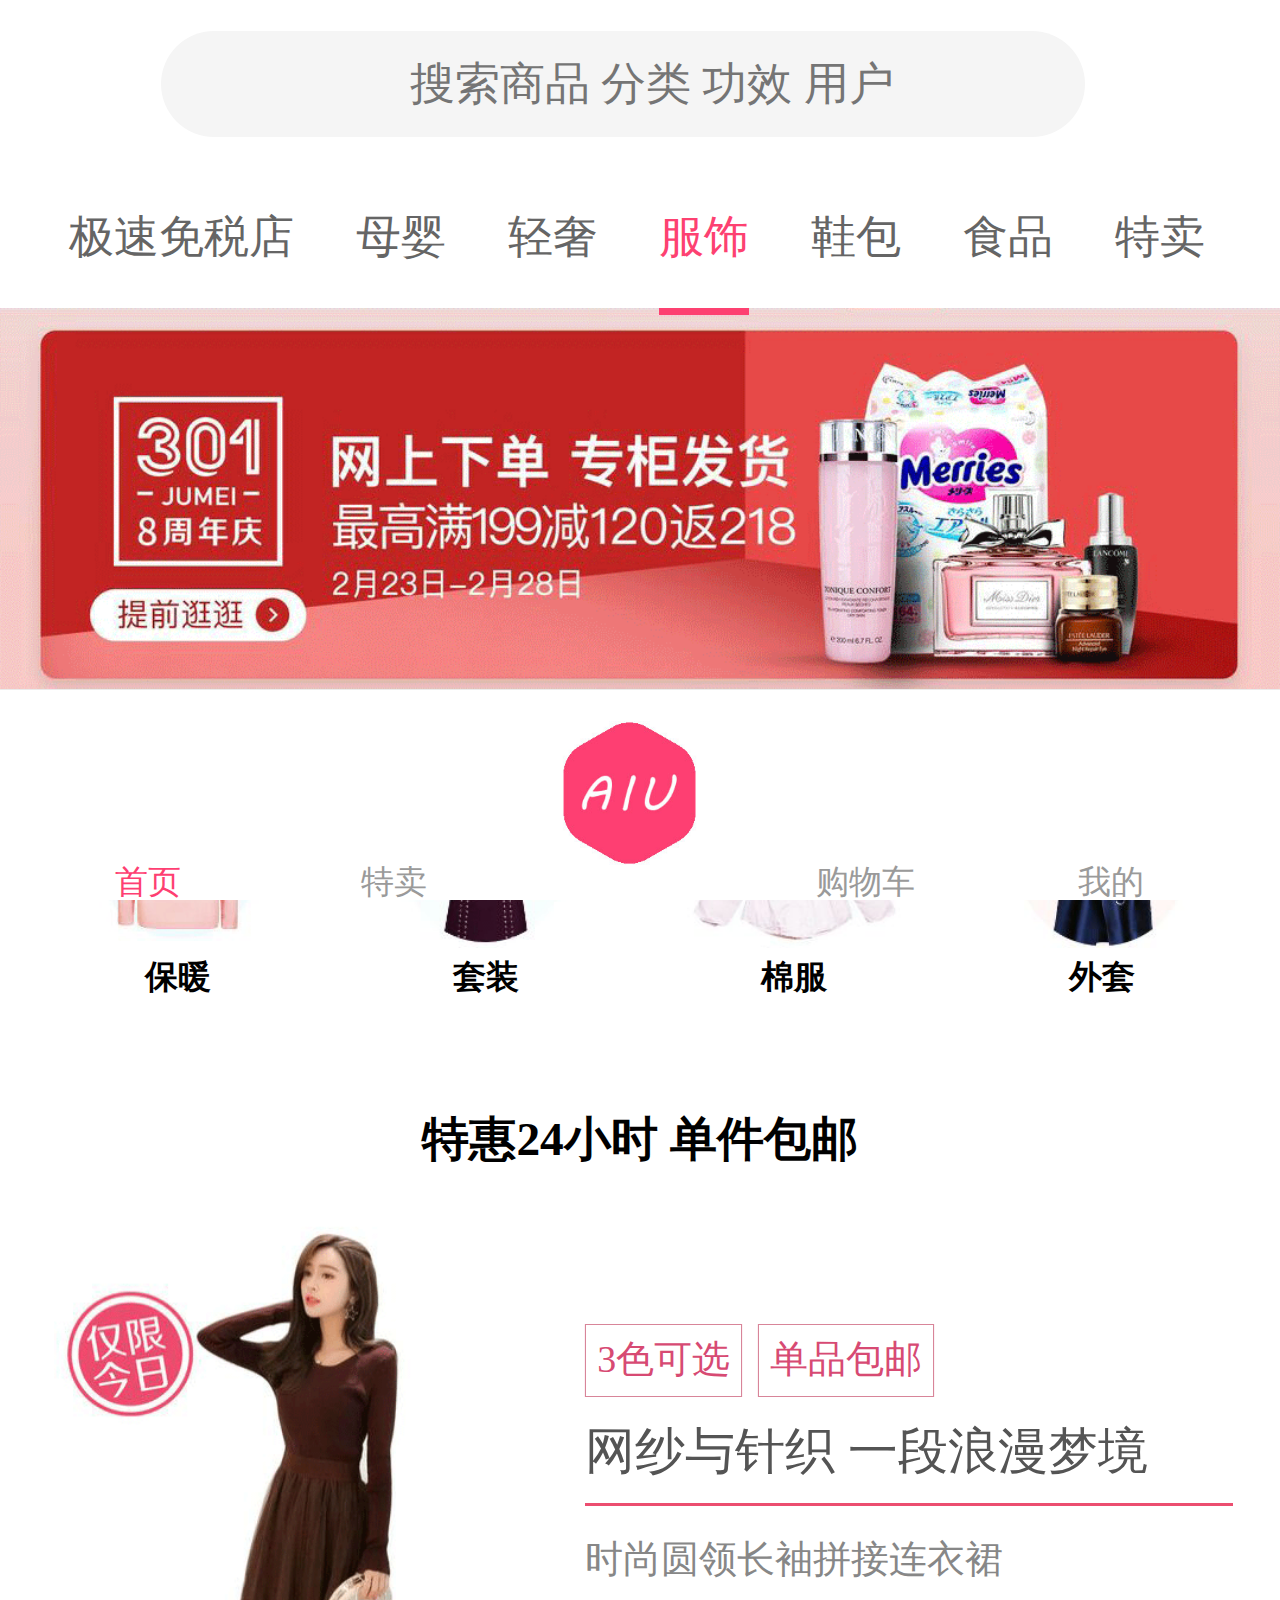
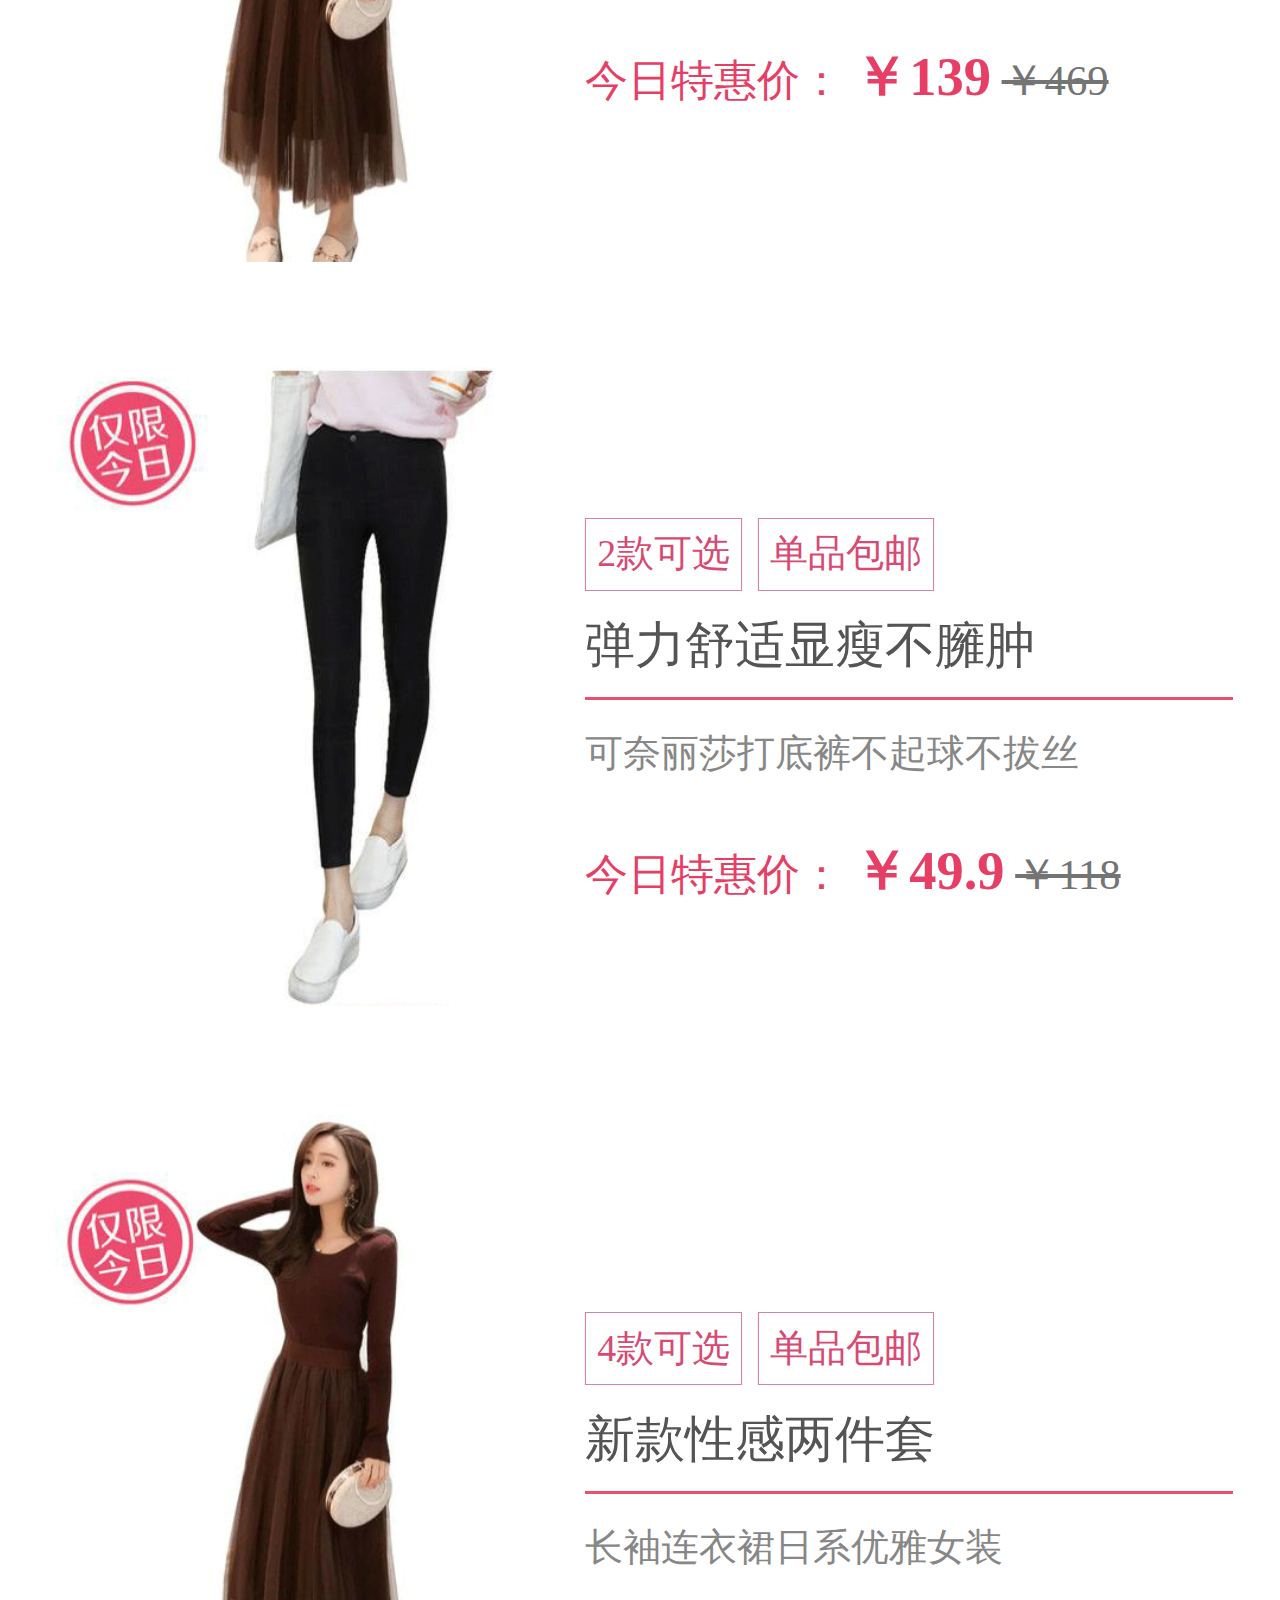
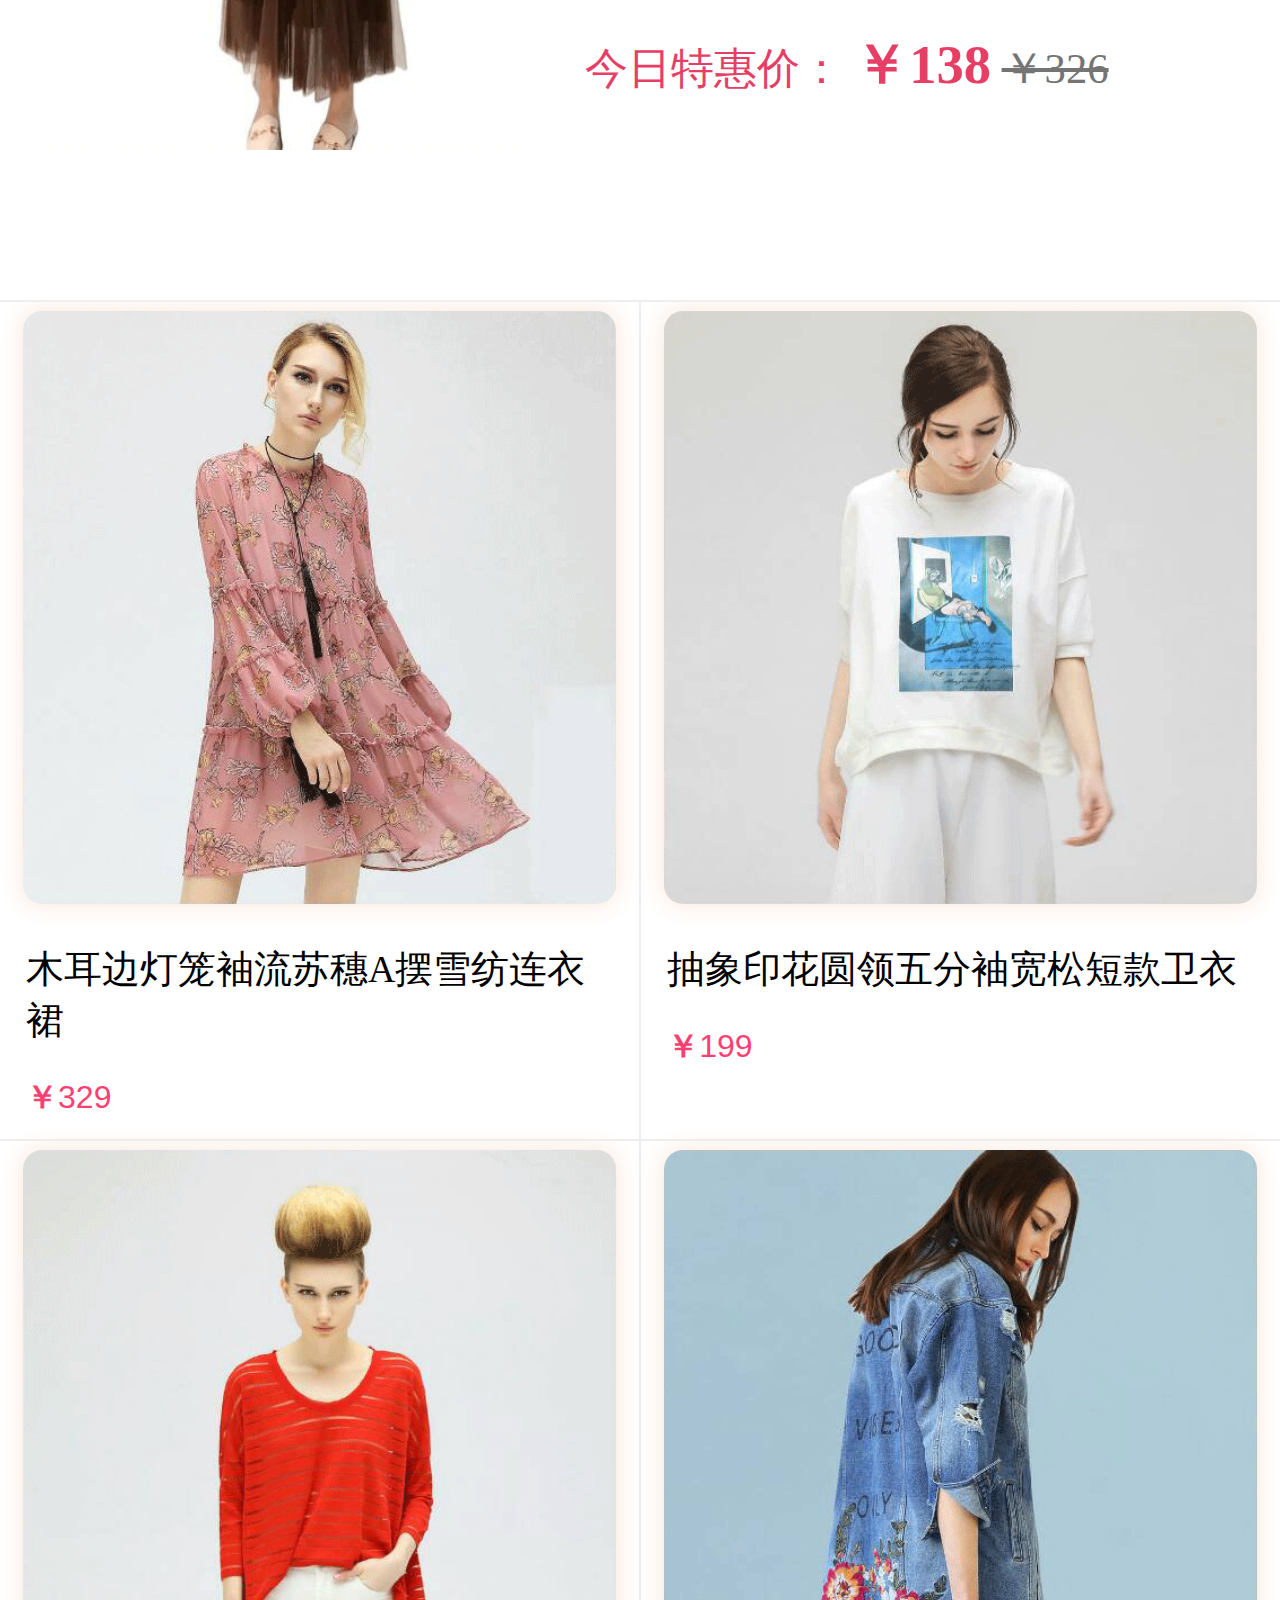
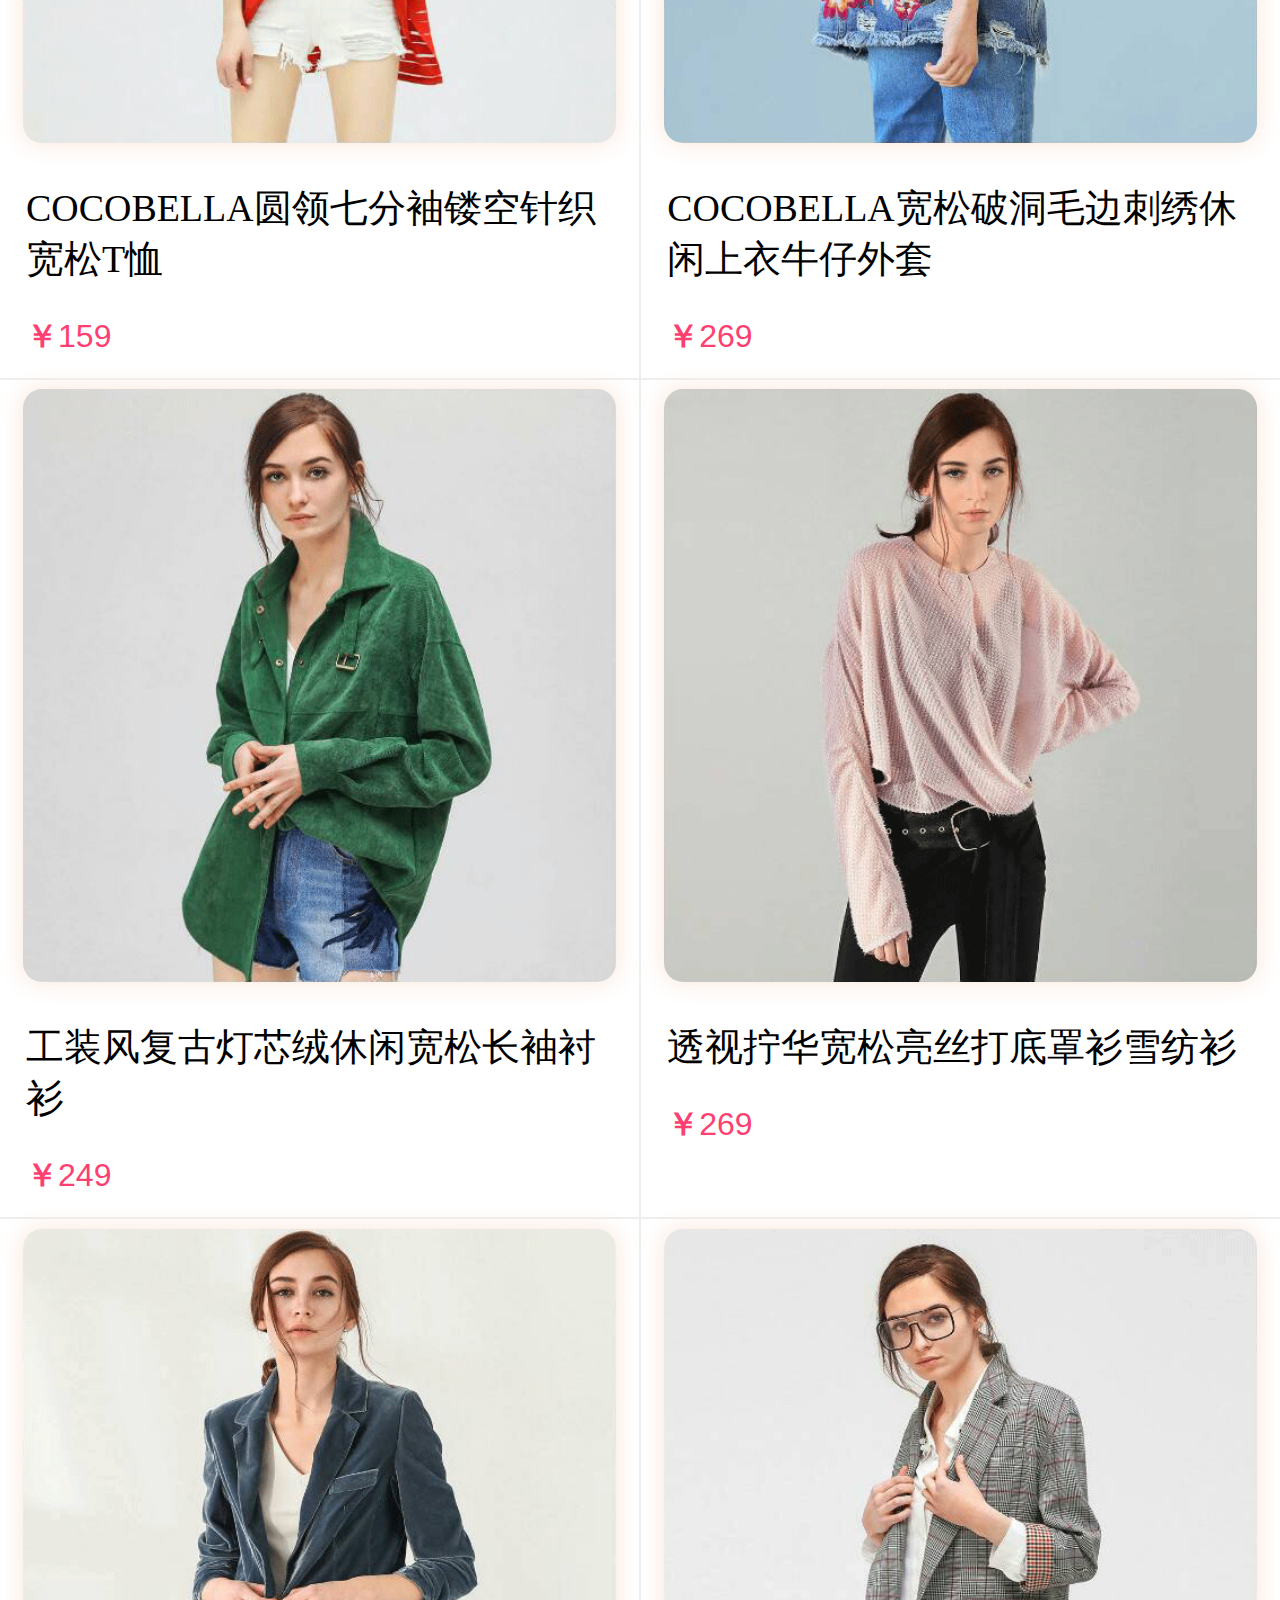
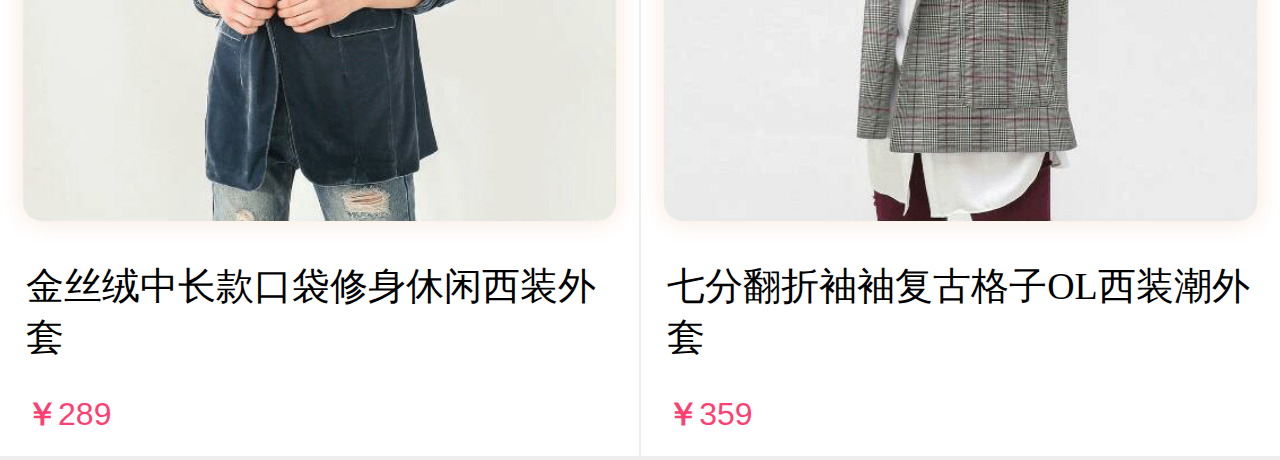
<file: index.html>
<!DOCTYPE html>
<html lang="en">
<head>
	<meta charset="UTF-8">
	<meta name="viewport" content="width=device-width, user-scalable=no,initial-scale=1.0, maximum-scale=1.0, minimum-scale=1.0">
	<title>AUI App</title>
	<link rel="stylesheet" href="css/public.css">
	<link rel="stylesheet" href="css/index.css">
	<script src="js/rem.js"></script>
	<link rel="icon" href="img/logo.ico" type="image/x-icon">
</head>
<body>
	<!-- 头部开始 -->
	<section id="head">
		<div class="head_left">
			<p>&#xe621;</p>
		</div>
		<form class="head_sousuo" action="" method="post">
			<input type="text" placeholder="&#xe6e4;  搜索商品 分类 功效 用户">
		</form>
		<div class="head_right">
			<p>&#xe603;</p>
		</div>
	</section>
	<!-- 头部结束 -->

	<!-- 内容开始 -->
	<section class="neirong">
		<div class="neirong_daohang">
			<div class="neirong_daohang1">
				<a href="">极速免税店</a>
				<a href="">母婴</a>
				<a href="">轻奢</a>
				<a class="neirong_daohang1 neirong_daohang2" href="">服饰
					<div class="neirong_daohang2_xuanzhong"></div>
				</a>
				<a href="">鞋包</a>
				<a href="">食品</a>
				<a href="">特卖</a>

				<!-- <a href="">服饰</a>
				<a href="">服饰</a>
				<a href="">服饰</a> -->
			</div>
		</div>
		<div class="neirong_zhanshi">
			<img src="img/内容-服饰-banner_11.gif" alt="">
		</div>
		<div class="neirong_fenlei">
			<div class="neirong_item">
				<img src="img/内容-保暖_24.gif" alt="">
				<b>保暖</b>
			</div>
			<div class="neirong_item">
				<img src="img/内容-套装-褪底图_15.gif" alt="">
				<b>套装</b>
			</div>
			<div class="neirong_item">
				<img src="img/内容-棉服_18.gif" alt="">
				<b>棉服</b>
			</div>
			<div class="neirong_item">
				<img src="img/内容-外套_21.gif" alt="">
				<b>外套</b>
			</div>
		</div>
		<div class="neirong_tehui">
			<div class="neirong_tehui_head">
				<b>特惠24小时  单件包邮</b>
			</div>
			<div>
				<div class="neirong_tehui_left">
					<img src="img/特惠24小时_23.gif" alt="">
				</div>
				<div class="neirong_tehui_right">
					<div class="row1">
						<div class="row1_l">
							<span>3色可选</span>
						</div>
						<div class="row1_l">
							<span>单品包邮</span>
						</div>
					</div>
					<div class="row2">
						<span>网纱与针织 一段浪漫梦境</span>
					</div>
					<div class="row3">
						<span>时尚圆领长袖拼接连衣裙</span>
					</div>
					<div class="row4">
						<span>今日特惠价：</span>
						<b>￥139</b>
						<em>￥469</em>
					</div>
				</div>
			</div>
			<div class="neirong_tehui1">
				<div class="neirong_tehui_left">
					<img src="img/tehui24--kuzi_03.gif" alt="">
				</div>
				<div class="neirong_tehui_right">
					<div class="row1">
						<div class="row1_l">
							<span>2款可选</span>
						</div>
						<div class="row1_l">
							<span>单品包邮</span>
						</div>
					</div>
					<div class="row2">
						<span>弹力舒适显瘦不臃肿</span>
					</div>
					<div class="row3">
						<span>可奈丽莎打底裤不起球不拔丝</span>
					</div>
					<div class="row4">
						<span>今日特惠价：</span>
						<b>￥49.9</b>
						<em>￥118</em>
					</div>
				</div>
			</div>
			<div class="neirong_tehui1">
				<div class="neirong_tehui_left">
					<img src="img/特惠24小时_23.gif" alt="">
				</div>
				<div class="neirong_tehui_right">
					<div class="row1">
						<div class="row1_l">
							<span>4款可选</span>
						</div>
						<div class="row1_l">
							<span>单品包邮</span>
						</div>
					</div>
					<div class="row2">
						<span>新款性感两件套</span>
					</div>
					<div class="row3">
						<span>长袖连衣裙日系优雅女装</span>
					</div>
					<div class="row4">
						<span>今日特惠价：</span>
						<b>￥138</b>
						<em>￥326</em>
					</div>
				</div>
			</div>
		</div>
		<div class="haitao_product">
			<div class="haitao_product1">
				<div class="haitao_product1_img">
					<img src="img/01_03.gif" alt="" class="h1">
				</div>
				<p class="haitao_product1_desc">木耳边灯笼袖流苏穗A摆雪纺连衣裙</p>
				<p class="haitao_product1_price">
					<span class="yuan">￥</span>329</p>
			</div>
			<div class="haitao_product2">
				<div class="haitao_product1_img">
					<img src="img/02_03.gif" alt="" class="h1">
				</div>
				<p class="haitao_product1_desc">抽象印花圆领五分袖宽松短款卫衣</p>
				<p class="haitao_product1_price"><span class="yuan">￥</span>199</p>
			</div>
			<div class="haitao_product1">
				<div class="haitao_product1_img">
					<img src="img/03_03.gif" alt="" class="h1">
				</div>
				<p class="haitao_product1_desc">COCOBELLA圆领七分袖镂空针织宽松T恤</p>
				<p class="haitao_product1_price"><span class="yuan">￥</span>159</p>
			</div>
			<div class="haitao_product2">
				<div class="haitao_product1_img">
					<img src="img/04_03.gif" alt="" class="h1">
				</div>
				<p class="haitao_product1_desc">COCOBELLA宽松破洞毛边刺绣休闲上衣牛仔外套</p>
				<p class="haitao_product1_price"><span class="yuan">￥</span>269</p>
			</div>
			<div class="haitao_product1">
				<div class="haitao_product1_img">
					<img src="img/05_03.gif" alt="" class="h1">
				</div>
				<p class="haitao_product1_desc">工装风复古灯芯绒休闲宽松长袖衬衫</p>
				<p class="haitao_product1_price"><span class="yuan">￥</span>249</p>
			</div>
			<div class="haitao_product2">
				<div class="haitao_product1_img">
					<img src="img/06_03.gif" alt="" class="h1">
				</div>
				<p class="haitao_product1_desc">透视拧华宽松亮丝打底罩衫雪纺衫</p>
				<p class="haitao_product1_price"><span class="yuan">￥</span>269</p>
			</div>
			<div class="haitao_product1 rexiao_product_left_bottom_qingju">
				<div class="haitao_product1_img">
					<img src="img/07_03.gif" alt="" class="h1">
				</div>
				<p class="haitao_product1_desc">金丝绒中长款口袋修身休闲西装外套</p>
				<p class="haitao_product1_price"><span class="yuan">￥</span>289</p>
			</div>
			<div class="haitao_product2 rexiao_product_left_bottom_qingju">
				<div class="haitao_product1_img">
					<img src="img/gezi_03.gif" alt="" class="h1">
				</div>
				<p class="haitao_product1_desc">七分翻折袖袖复古格子OL西装潮外套</p>
				<p class="haitao_product1_price"><span class="yuan">￥</span>359</p>
			</div>
		</div>

	</section>
	<!-- 内容结束 -->

	<!-- 脚部开始 -->
	<div class="foot">
		<div class="zongxiang">
			<div class="zongxiang_itme">
				<div class="itme_t">
					<span>&#xe604;</span>
				</div>
				<div class="itme_b">
					<span>首页</span>
				</div>
			</div>
			<div class="zongxiang_itme zongxiang_itme1">
				<div class="itme_t">
					<span>&#xe636;</span>
				</div>
				<div class="itme_b">
					<span>特卖</span>
				</div>
			</div>
			<div class="zongxiang_itme zongxiang_itme_logo">
				<div class="itme_logo_img">
					<img src="img/AIU-logo.jpg" alt="AUI-LOGO">
				</div>
			</div>
			<div class="zongxiang_itme zongxiang_itme1">
				<div class="itme_t">
					<span>&#xe788;</span>
				</div>
				<div class="itme_b">
					<span>购物车</span>
				</div>
			</div>
			<div class="zongxiang_itme zongxiang_itme1">
				<div class="itme_t">
					<span>&#xe615;</span>
				</div>
				<div class="itme_b">
					<span>我的</span>
				</div>
			</div>
		</div>
	</div>
	<!-- 脚部结束 -->
</body>
</html>
</file>
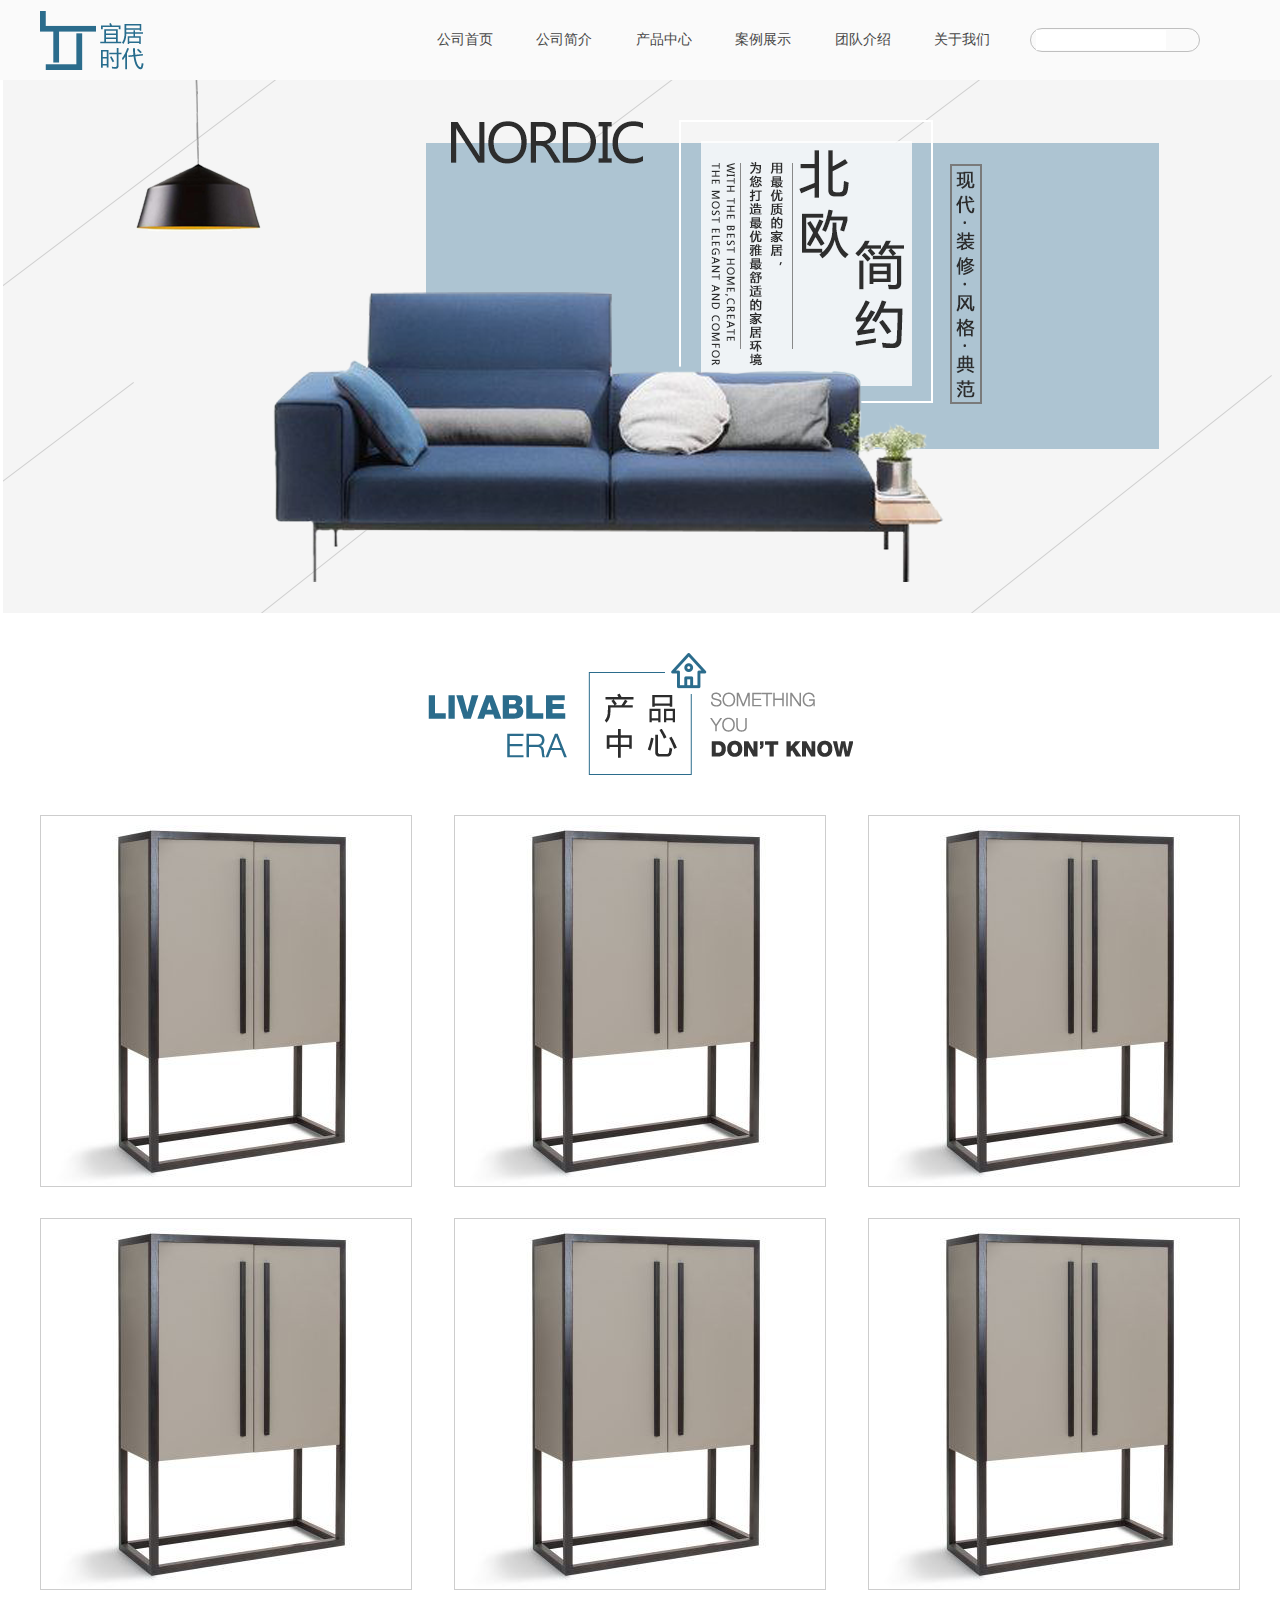
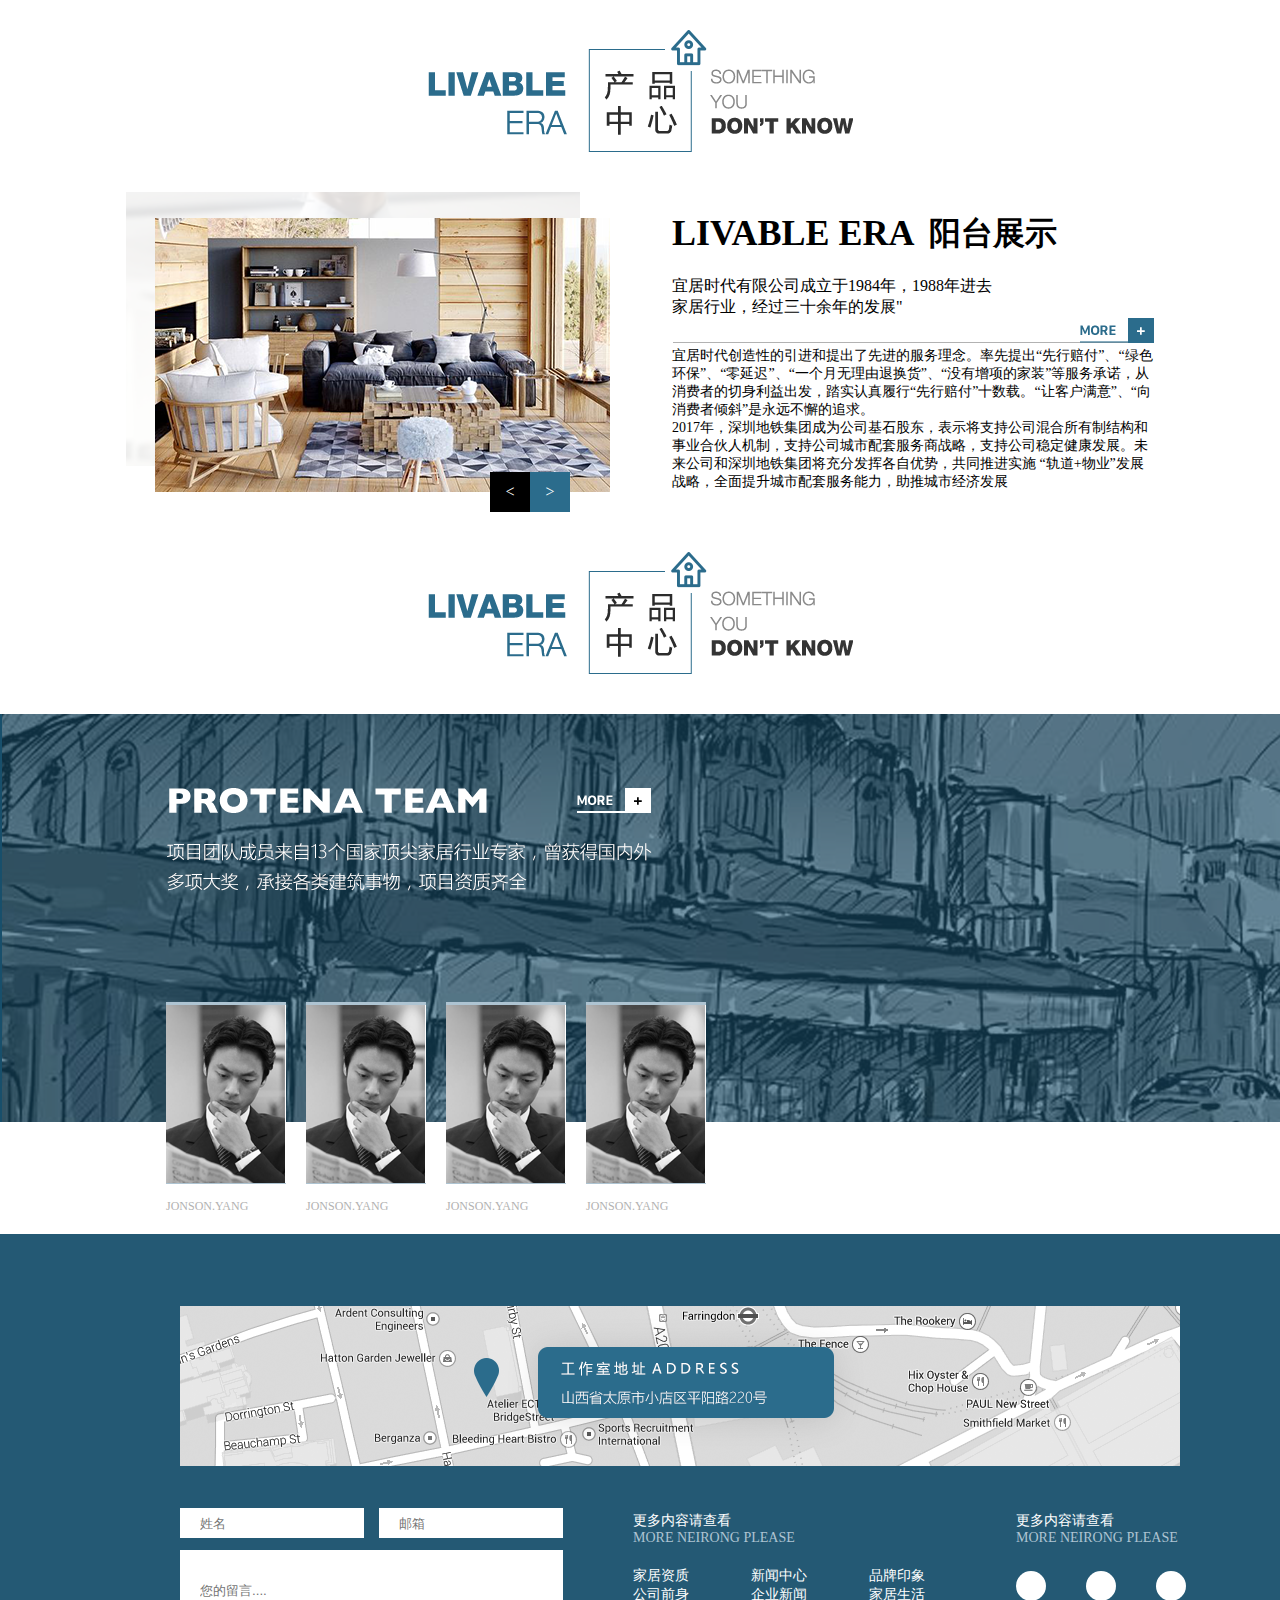
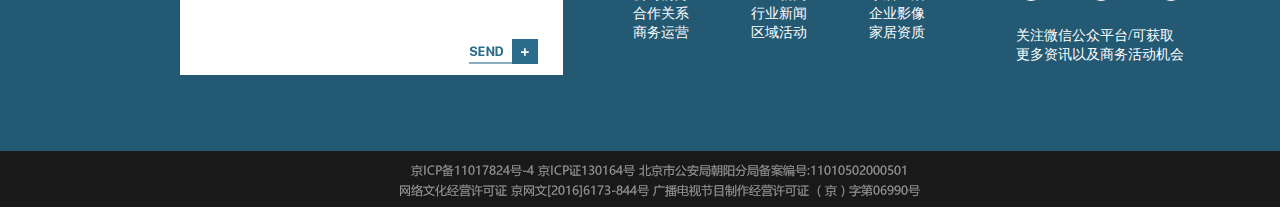
<file: 7/index.html>
<!DOCTYPE html>
<html lang="en">
<head>
	<meta charset="UTF-8">
	<title>index</title>
	<link rel="stylesheet" href="css/public.css">
	<link rel="stylesheet" href="css/yiju.css">
</head>
<body>
	<!-- 头部开始 -->
	<div class="head">
		<div class="head_kuang">
			<div class="head_left">
				<img class="head_left1" src="img/logo.png" alt="">
				<img src="img/宜居 时代.png" alt="" class="head_left2">
			</div>
			<div class="head_right">
				<span>公司首页</span>
				<span>公司简介</span>
				<span>产品中心</span>
				<span>案例展示</span>
				<span>团队介绍</span>
				<span>关于我们</span>
                <div class="head_rightser">
                	<input type="text">
                </div>
			</div>
		</div>
	</div>
	<!-- 头部结束 -->
	<!-- banner开始 -->
	<div class="banner">
	 	<div class="banner_pic">
			<img src="img/banner.png" alt="">
	 	</div>
	</div>
	<!-- banner结束 -->
	<!-- 内容开始 -->
	<div class="chanpin">
		<div class="chanpin_topic">
			<img src="img/chanpin.png" alt="">
		</div>
		<div class="chanpin_neirong">
			<div class="chanpin_neironga">
				<img src="img/neirong1.png" alt="">
			</div>
			<div class="chanpin_neirongb">
				<img src="img/neirong1.png" alt="">
			</div>
			<div class="chanpin_neironga">
				<img src="img/neirong1.png" alt="">
			</div>
			<div class="chanpin_neirongc">
				<img src="img/neirong1.png" alt="">
			</div>
			<div class="chanpin_neirongd">
				<img src="img/neirong1.png" alt="">
			</div>
			<div class="chanpin_neirongc">
				<img src="img/neirong1.png" alt="">
			</div>
		</div>
	</div>
	<div class="anli">
		<div class="chanpin_topic">
			<img src="img/chanpin.png" alt="">
		</div>
		<div class="anli_neirong">
			<div class="anli_neirongz">
				<img src="img/zuoyi.png" alt="" class="anli_neirongz1">
				<img src="img/zuoer1.png" alt="" class="anli_neirongz2">
				<div class="anli_neirongz3">&lt;</div>
				<div class="anli_neirongz4">&gt;</div>
			</div>
			<div class="anli_neirongy">
				<h1 class="anli_neirongy1">LIVABLE ERA</h1>
				<h1 class="anli_neirongy2">阳台展示</h1>
				<p class="anli_neirongy3">宜居时代有限公司成立于1984年，1988年进去家居行业，经过三十余年的发展"</p>
				<img src="img/more.png" alt="">
				<p class="anli_neirongy4">  宜居时代创造性的引进和提出了先进的服务理念。率先提出“先行赔付”、“绿色环保”、“零延迟”、“一个月无理由退换货”、“没有增项的家装”等服务承诺，从消费者的切身利益出发，踏实认真履行“先行赔付”十数载。“让客户满意”、“向消费者倾斜”是永远不懈的追求。
				<br>   2017年，深圳地铁集团成为公司基石股东，表示将支持公司混合所有制结构和事业合伙人机制，支持公司城市配套服务商战略，支持公司稳定健康发展。未来公司和深圳地铁集团将充分发挥各自优势，共同推进实施 “轨道+物业”发展战略，全面提升城市配套服务能力，助推城市经济发展</p>
			</div>
		</div>
	</div>
	<div class="tuandui">
		<div class="chanpin_topic">
			<img src="img/chanpin.png" alt="">
		</div>
        <div class="tuandui_neirong">
        	<img src="img/tuandui.png" alt="">
        	<div class="tuandui_neirong1"><img src="img/tuanduiren.png" alt=""></div>
        	<span class="tuandui_neironga">JONSON.YANG</span>
        	<div class="tuandui_neirong2"><img src="img/tuanduiren.png" alt=""></div>
        	<span class="tuandui_neirongb">JONSON.YANG</span>
        	<div class="tuandui_neirong3"><img src="img/tuanduiren.png" alt=""></div>
        	<span class="tuandui_neirongc">JONSON.YANG</span>
        	<div class="tuandui_neirong4"><img src="img/tuanduiren.png" alt=""></div>
        	<span class="tuandui_neirongd">JONSON.YANG</span>
        </div>
	</div>
	<!-- 内容结束 -->
	<!-- foot开始 -->
	<div class="foot">
		<img src="img/map.png" alt="">
		<div class="foot_left">
			<div class="foot_left1">
				<input type="text" placeholder="姓名">
			</div>
			<div class="foot_left2">
				<input type="text" placeholder="邮箱">
			</div>
			<div class="foot_left3">
				<input type="text" placeholder="您的留言....">
				<img src="img/send.png" alt="" class="foot_leftsend">
			</div>
		</div>
		<div class="foot_min">
			<span class="foot_min1">更多内容请查看</span>
			<span class="foot_min2">MORE NEIRONG PLEASE</span>
			<div class="foot_minb">
				<a href="" class="foot_minb1">家居资质</a>
				<span class="foot_minb2">新闻中心</span>
				<span class="foot_minb1">品牌印象</span>
				<span class="foot_minb1">公司前身</span>
				<span class="foot_minb2">企业新闻</span>
				<span class="foot_minb1">家居生活</span>
				<span class="foot_minb1">合作关系</span>
				<span class="foot_minb2">行业新闻</span>
				<span class="foot_minb1">企业影像</span>
				<span class="foot_minb1">商务运营</span>
				<span class="foot_minb2">区域活动</span>
				<span class="foot_minb1">家居资质</span>
			</div>
		</div>
		<div class="foot_right">
				<span class="foot_min1">更多内容请查看</span>
			    <span class="foot_min2">MORE NEIRONG PLEASE</span>
			    <div class="foot_rightlo1"></div>
			    <div class="foot_rightlo2"></div>
			    <div class="foot_rightlo1"></div>
				<span class="foot_min1">关注微信公众平台/可获取更多资讯以及商务活动机会</span>

		</div>
	</div>
	<div class="banquan"><img src="img/foot.png" alt=""></div>
	<!-- foot结束 -->

</body>
</html>
</file>
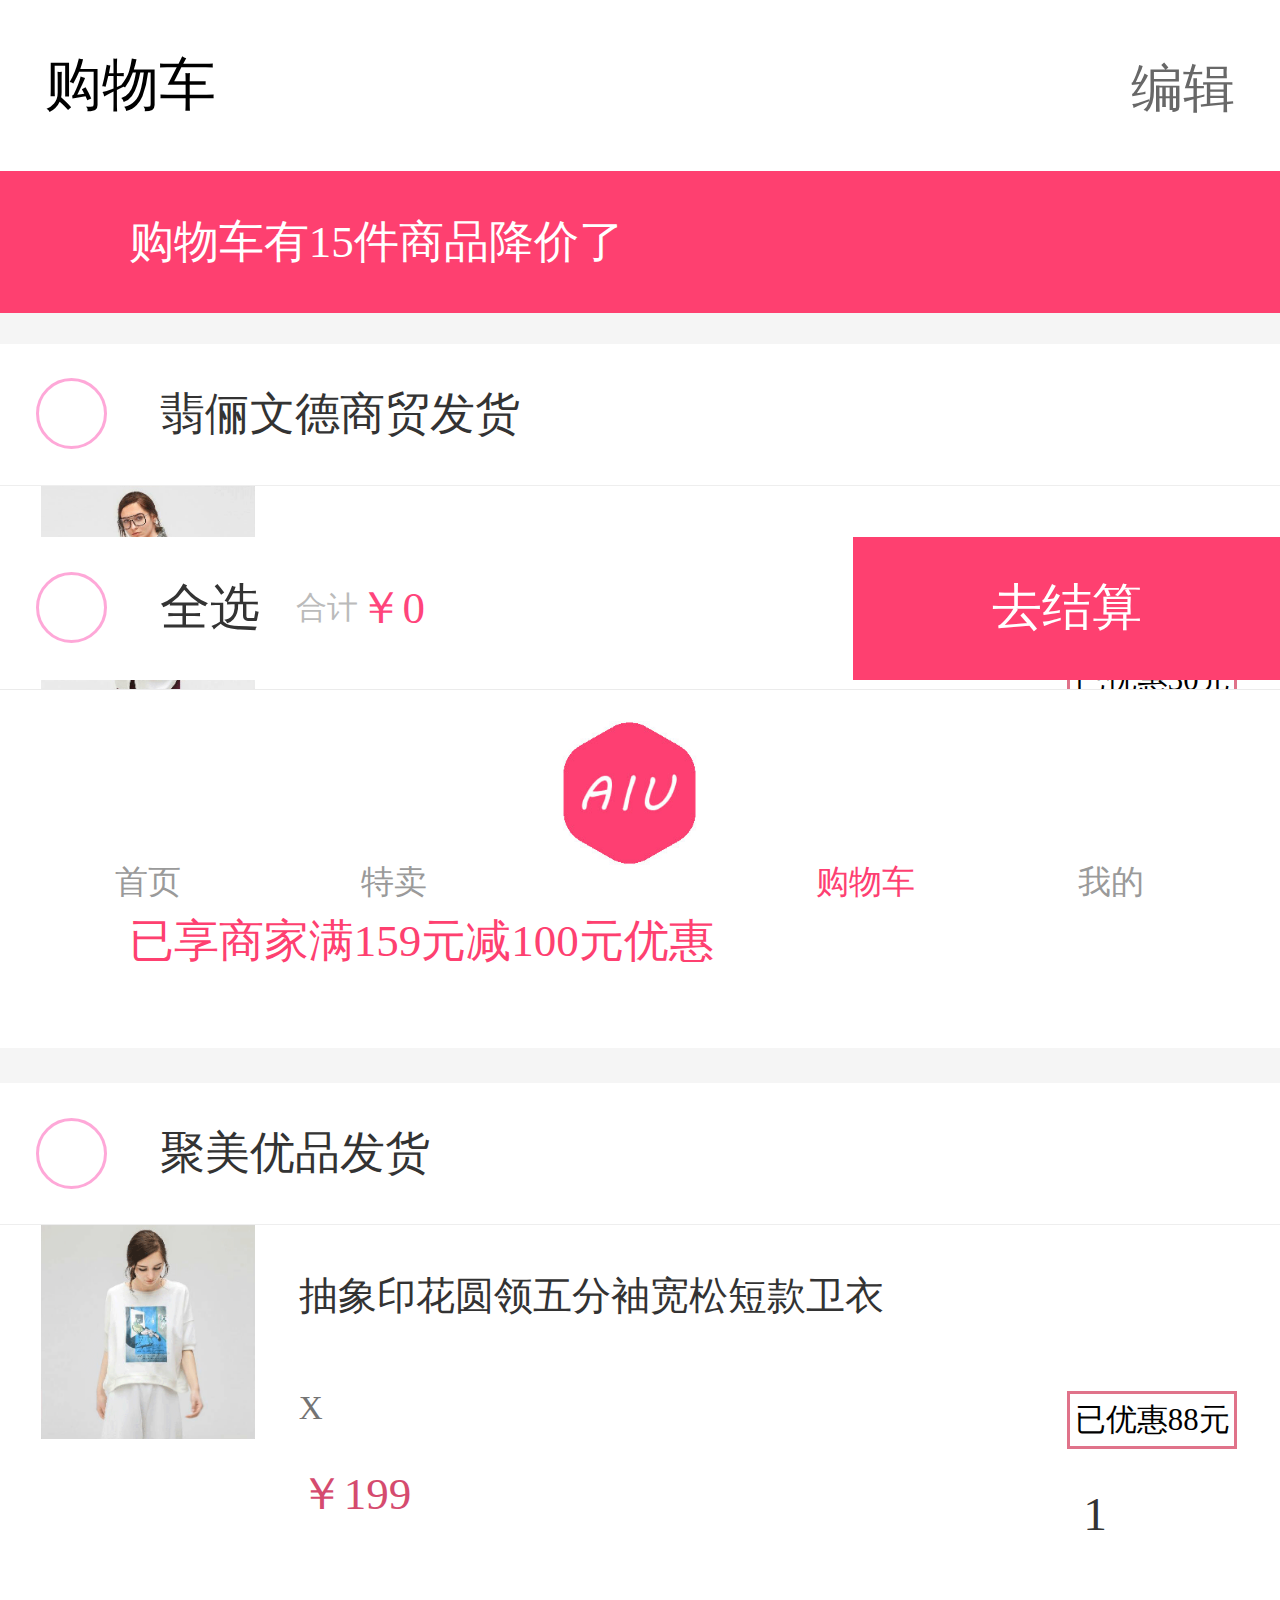
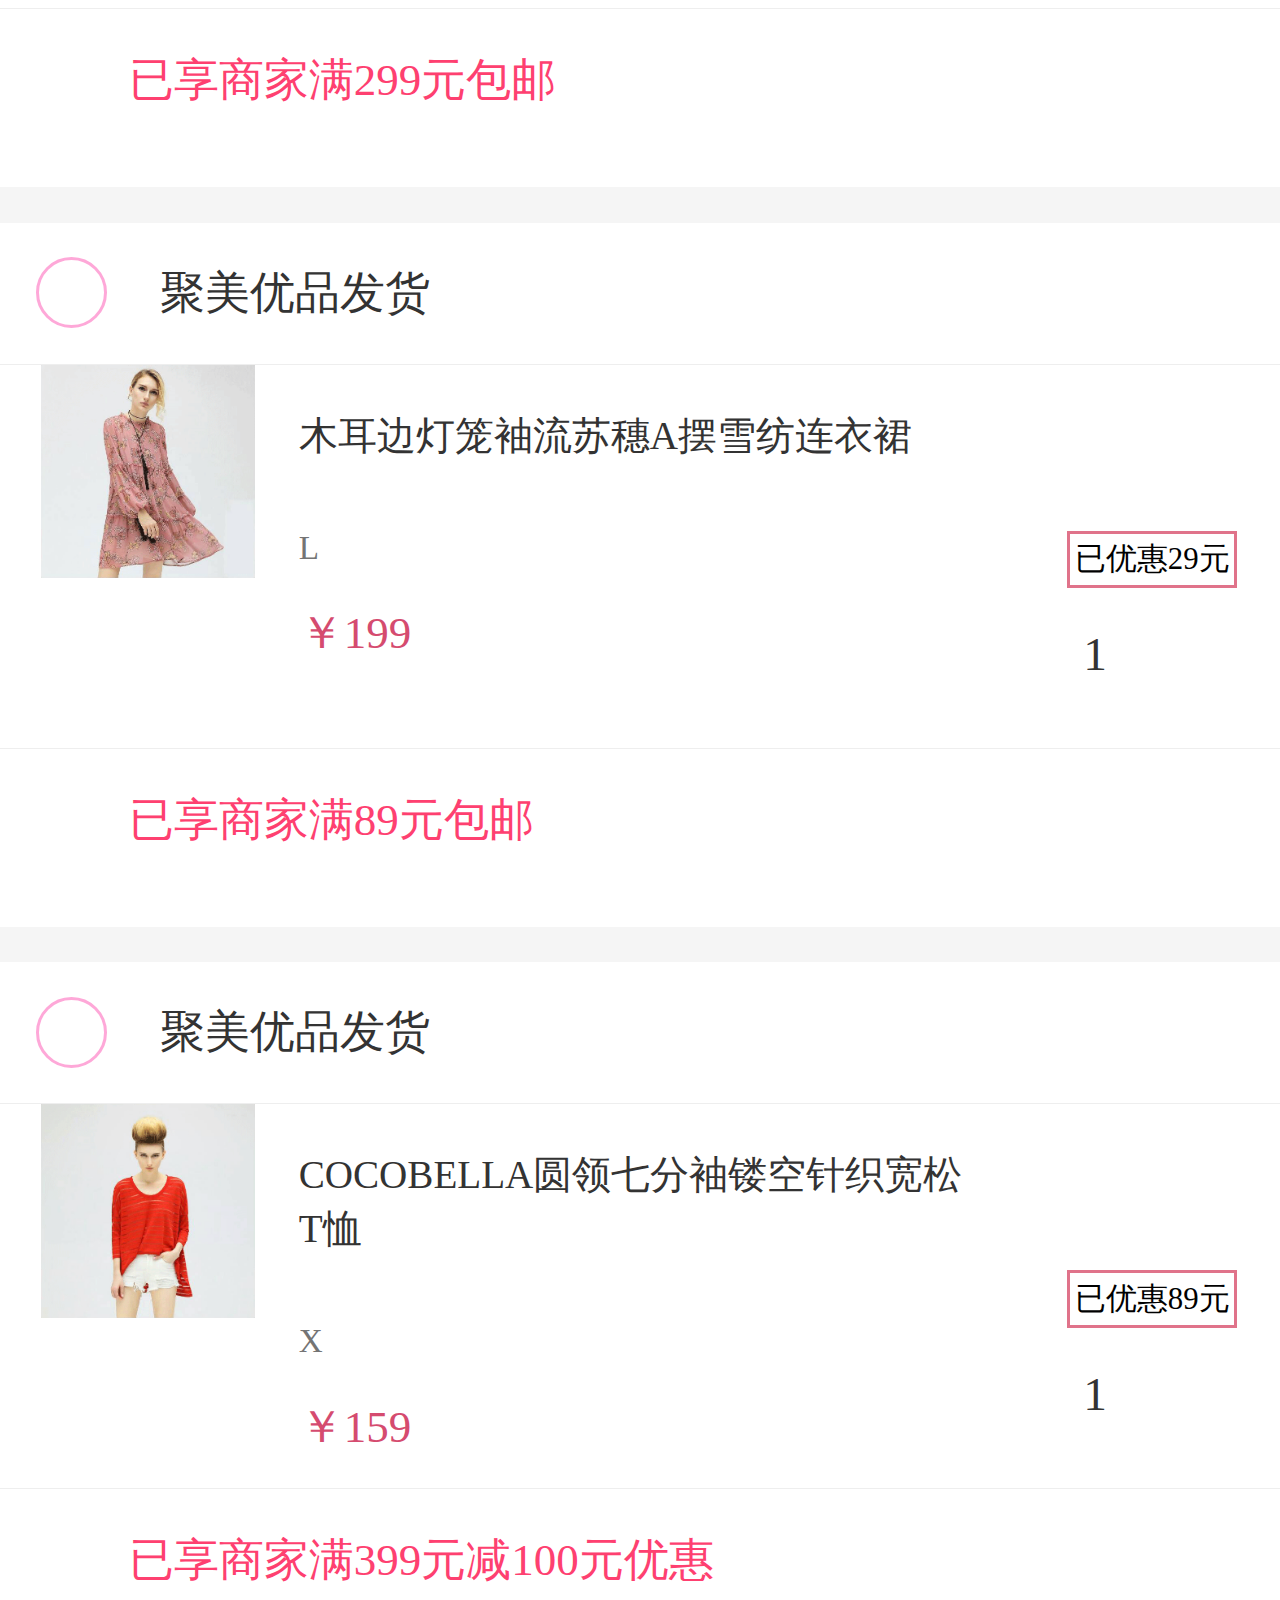
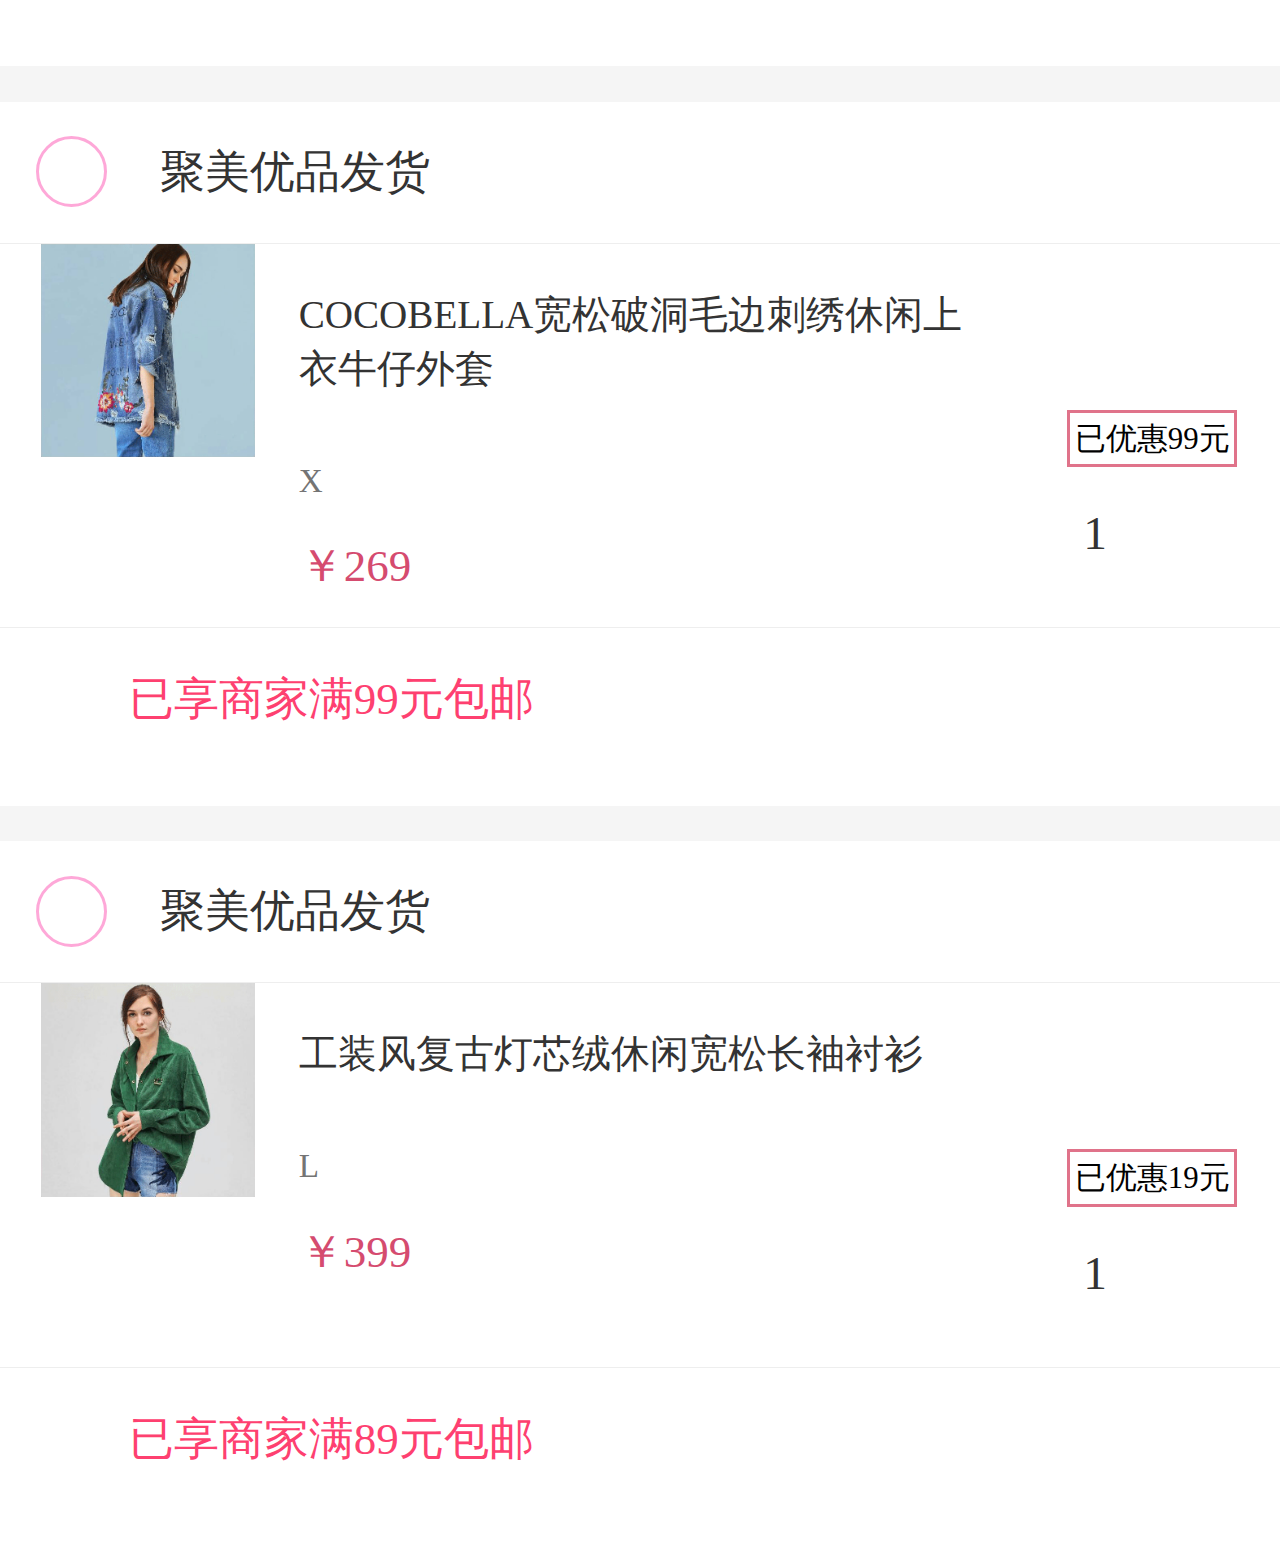
<file: car.html>
<!doctype html>
<html lang="en">
<head>
    <meta charset="UTF-8">
    <meta name="viewport"
          content="width=device-width, user-scalable=no, initial-scale=1.0, maximum-scale=1.0, minimum-scale=1.0">
    <meta http-equiv="X-UA-Compatible" content="ie=edge">
    <title>购物车</title>
    <link rel="stylesheet" href="css/index.css">
    <link rel="stylesheet" href="css/public.css">
    <link rel="stylesheet" href="css/car.css">
    <script src="js/rem.js"></script>
</head>
<body>
<!--头部开始-->
    <header  class="shop_color">
        <span class="shop_car_zhong">购物车</span>
        <span class="shop_car_you">编辑</span>
        <span class="shop_car_you shop_car_you1">&#xe62c;</span>
    </header>
<!--头部结束-->
<!--通知栏开始-->
    <div class="dog">
        <span class="dog1">&#xe62d;</span>
        <span class="dog2">购物车有15件商品降价了</span>
        <!--<span class="dog3">&#xe622;</span>-->
    </div>
<!--通知栏结束-->
<!--内容开始-->
    <sction class="neirong">
        <div class="wupin">
            <div class="wupin_top">
                <div class="wupin_top_left"></div>
                <p class="wupin_top_right">翡俪文德商贸发货</p>
            </div>
            <div class="wupin_bottom">
                <div class="wupin_bottom_left">
                    <img src="img/gezi_03.gif" alt="" class="shop1">
                </div>
                <div class="wupin_bottom_center">
                    <p class="wupin_bottom_center_top">七分翻折袖袖复古格子OL西装潮外套</p>
                    <p class="wupin_bottom_center_middle">S</p>
                    <p class="wupin_bottom_center_bottom">￥259</p>
                </div>
                <div class="wupin_bottom_right">
                    <div class="wupin_bottom_rightzong">
                        <div class="wupin_bottom_right2">已优惠30元</div>
                        <div class="wupin_bottom_right3">
                            <div class="wupin_bottom_right3_zuo">
                                <span>&#xe692;</span>
                            </div>
                            <div class="wupin_bottom_right3_zhong">1</div>
                            <div class="wupin_bottom_right3_you">
                                <span>&#xe690;</span>
                            </div>
                        </div>
                    </div>
                </div>
            </div>
            <div class="dogyou">
                <span class="dogyou1">&#xe653;</span>
                <span class="dogyou2">已享商家满159元减100元优惠</span>
            </div>
        </div>
        <div class="wupin">
            <div class="wupin_top">
                <div class="wupin_top_left"></div>
                <p class="wupin_top_right">聚美优品发货</p>
            </div>
            <div class="wupin_bottom">
                <div class="wupin_bottom_left">
                    <img src="img/02_03.gif" alt="" class="shop1">
                </div>
                <div class="wupin_bottom_center">
                    <p class="wupin_bottom_center_top">抽象印花圆领五分袖宽松短款卫衣</p>
                    <p class="wupin_bottom_center_middle">X</p>
                    <p class="wupin_bottom_center_bottom">￥199</p>
                </div>
                <div class="wupin_bottom_right">
                    <div class="wupin_bottom_rightzong">
                        <div class="wupin_bottom_right2">已优惠88元</div>
                        <div class="wupin_bottom_right3">
                            <div class="wupin_bottom_right3_zuo">
                                <span>&#xe692;</span>
                            </div>
                            <div class="wupin_bottom_right3_zhong">1</div>
                            <div class="wupin_bottom_right3_you">
                                <span>&#xe690;</span>
                            </div>
                        </div>
                    </div>
                </div>
            </div>
            <div class="dogyou">
                <span class="dogyou1">&#xe653;</span>
                <span class="dogyou2">已享商家满299元包邮</span>
            </div>
        </div>
        <div class="wupin">
            <div class="wupin_top">
                <div class="wupin_top_left"></div>
                <p class="wupin_top_right">聚美优品发货</p>
            </div>
            <div class="wupin_bottom">
                <div class="wupin_bottom_left">
                    <img src="img/01_03.gif" alt="" class="shop1">
                </div>
                <div class="wupin_bottom_center">
                    <p class="wupin_bottom_center_top">木耳边灯笼袖流苏穗A摆雪纺连衣裙</p>
                    <p class="wupin_bottom_center_middle">L</p>
                    <p class="wupin_bottom_center_bottom">￥199</p>
                </div>
                <div class="wupin_bottom_right">
                    <div class="wupin_bottom_rightzong">
                        <div class="wupin_bottom_right2">已优惠29元</div>
                        <div class="wupin_bottom_right3">
                            <div class="wupin_bottom_right3_zuo">
                                <span>&#xe692;</span>
                            </div>
                            <div class="wupin_bottom_right3_zhong">1</div>
                            <div class="wupin_bottom_right3_you">
                                <span>&#xe690;</span>
                            </div>
                        </div>
                    </div>
                </div>
            </div>
            <div class="dogyou">
                <span class="dogyou1">&#xe653;</span>
                <span class="dogyou2">已享商家满89元包邮</span>
            </div>
        </div>
        <div class="wupin">
            <div class="wupin_top">
                <div class="wupin_top_left"></div>
                <p class="wupin_top_right">聚美优品发货</p>
            </div>
            <div class="wupin_bottom">
                <div class="wupin_bottom_left">
                    <img src="img/03_03.gif" alt="" class="shop1">
                </div>
                <div class="wupin_bottom_center">
                    <p class="wupin_bottom_center_top">COCOBELLA圆领七分袖镂空针织宽松T恤</p>
                    <p class="wupin_bottom_center_middle">X</p>
                    <p class="wupin_bottom_center_bottom">￥159</p>
                </div>
                <div class="wupin_bottom_right">
                    <div class="wupin_bottom_rightzong">
                        <div class="wupin_bottom_right2">已优惠89元</div>
                        <div class="wupin_bottom_right3">
                            <div class="wupin_bottom_right3_zuo">
                                <span>&#xe692;</span>
                            </div>
                            <div class="wupin_bottom_right3_zhong">1</div>
                            <div class="wupin_bottom_right3_you">
                                <span>&#xe690;</span>
                            </div>
                        </div>
                    </div>
                </div>
            </div>
            <div class="dogyou">
                <span class="dogyou1">&#xe653;</span>
                <span class="dogyou2">已享商家满399元减100元优惠</span>
            </div>
        </div>
        <div class="wupin">
            <div class="wupin_top">
                <div class="wupin_top_left"></div>
                <p class="wupin_top_right">聚美优品发货</p>
            </div>
            <div class="wupin_bottom">
                <div class="wupin_bottom_left">
                    <img src="img/04_03.gif" alt="" class="shop1">
                </div>
                <div class="wupin_bottom_center">
                    <p class="wupin_bottom_center_top">COCOBELLA宽松破洞毛边刺绣休闲上衣牛仔外套</p>
                    <p class="wupin_bottom_center_middle">X</p>
                    <p class="wupin_bottom_center_bottom">￥269</p>
                </div>
                <div class="wupin_bottom_right">
                    <div class="wupin_bottom_rightzong">
                        <div class="wupin_bottom_right2">已优惠99元</div>
                        <div class="wupin_bottom_right3">
                            <div class="wupin_bottom_right3_zuo">
                                <span>&#xe692;</span>
                            </div>
                            <div class="wupin_bottom_right3_zhong">1</div>
                            <div class="wupin_bottom_right3_you">
                                <span>&#xe690;</span>
                            </div>
                        </div>
                    </div>
                </div>
            </div>
            <div class="dogyou">
                <span class="dogyou1">&#xe653;</span>
                <span class="dogyou2">已享商家满99元包邮</span>
            </div>
        </div>
        <div class="wupin">
            <div class="wupin_top">
                <div class="wupin_top_left"></div>
                <p class="wupin_top_right">聚美优品发货</p>
            </div>
            <div class="wupin_bottom">
                <div class="wupin_bottom_left">
                    <img src="img/05_03.gif" alt="" class="shop1">
                </div>
                <div class="wupin_bottom_center">
                    <p class="wupin_bottom_center_top">工装风复古灯芯绒休闲宽松长袖衬衫</p>
                    <p class="wupin_bottom_center_middle">L</p>
                    <p class="wupin_bottom_center_bottom">￥399</p>
                </div>
                <div class="wupin_bottom_right">
                    <div class="wupin_bottom_rightzong">
                        <div class="wupin_bottom_right2">已优惠19元</div>
                        <div class="wupin_bottom_right3">
                            <div class="wupin_bottom_right3_zuo">
                                <span>&#xe692;</span>
                            </div>
                            <div class="wupin_bottom_right3_zhong">1</div>
                            <div class="wupin_bottom_right3_you">
                                <span>&#xe690;</span>
                            </div>
                        </div>
                    </div>
                </div>
            </div>
            <div class="dogyou">
                <span class="dogyou1">&#xe653;</span>
                <span class="dogyou2">已享商家满89元包邮</span>
            </div>
        </div>
        <div class="jiesuan">
            <div class="jiesuan_left">
                <!--<p class="jiesuan_left_top">总金额：&#xe645;<span>416.00</span>&nbsp;&nbsp;已优惠：&#xe645;<span>60.00</span></p>-->
                <!--<p class="jiesuan_left_bottom">应付：&#xe645;<span class="jiesuan_left_bottom_figure">345.00</span>（不含运费）</p>-->
                <div class="wupin_top_left"></div>
                <p class="jiesuan_left1">全选</p>
                <p class="jiesuan_left2">合计</p>
                <p class="jiesuan_left3">￥0</p>
            </div>
            <div class="jiesuan_right">去结算</div>
        </div>
    </sction>

<!--内容结束-->
<!-- 脚部开始 -->
    <div class="foot">
    <div class="zongxiang">
        <div class="zongxiang_itme zongxiang_itme1">
            <div class="itme_t">
                <span>&#xe604;</span>
            </div>
            <div class="itme_b">
                <span>首页</span>
            </div>
        </div>
        <div class="zongxiang_itme zongxiang_itme1">
            <div class="itme_t">
                <span>&#xe636;</span>
            </div>
            <div class="itme_b">
                <span>特卖</span>
            </div>
        </div>
        <div class="zongxiang_itme zongxiang_itme_logo">
            <div class="itme_logo_img">
                <img src="img/AIU-logo.jpg" alt="AUI-LOGO">
            </div>
        </div>
        <div class="zongxiang_itme">
            <div class="itme_t">
                <span>&#xe789;</span>
            </div>
            <div class="itme_b">
                <span>购物车</span>
            </div>
        </div>
        <div class="zongxiang_itme zongxiang_itme1">
            <div class="itme_t">
                <span>&#xe615;</span>
            </div>
            <div class="itme_b">
                <span>我的</span>
            </div>
        </div>
    </div>
</div>
<!-- 脚部结束 -->
</body>
</html>
</file>
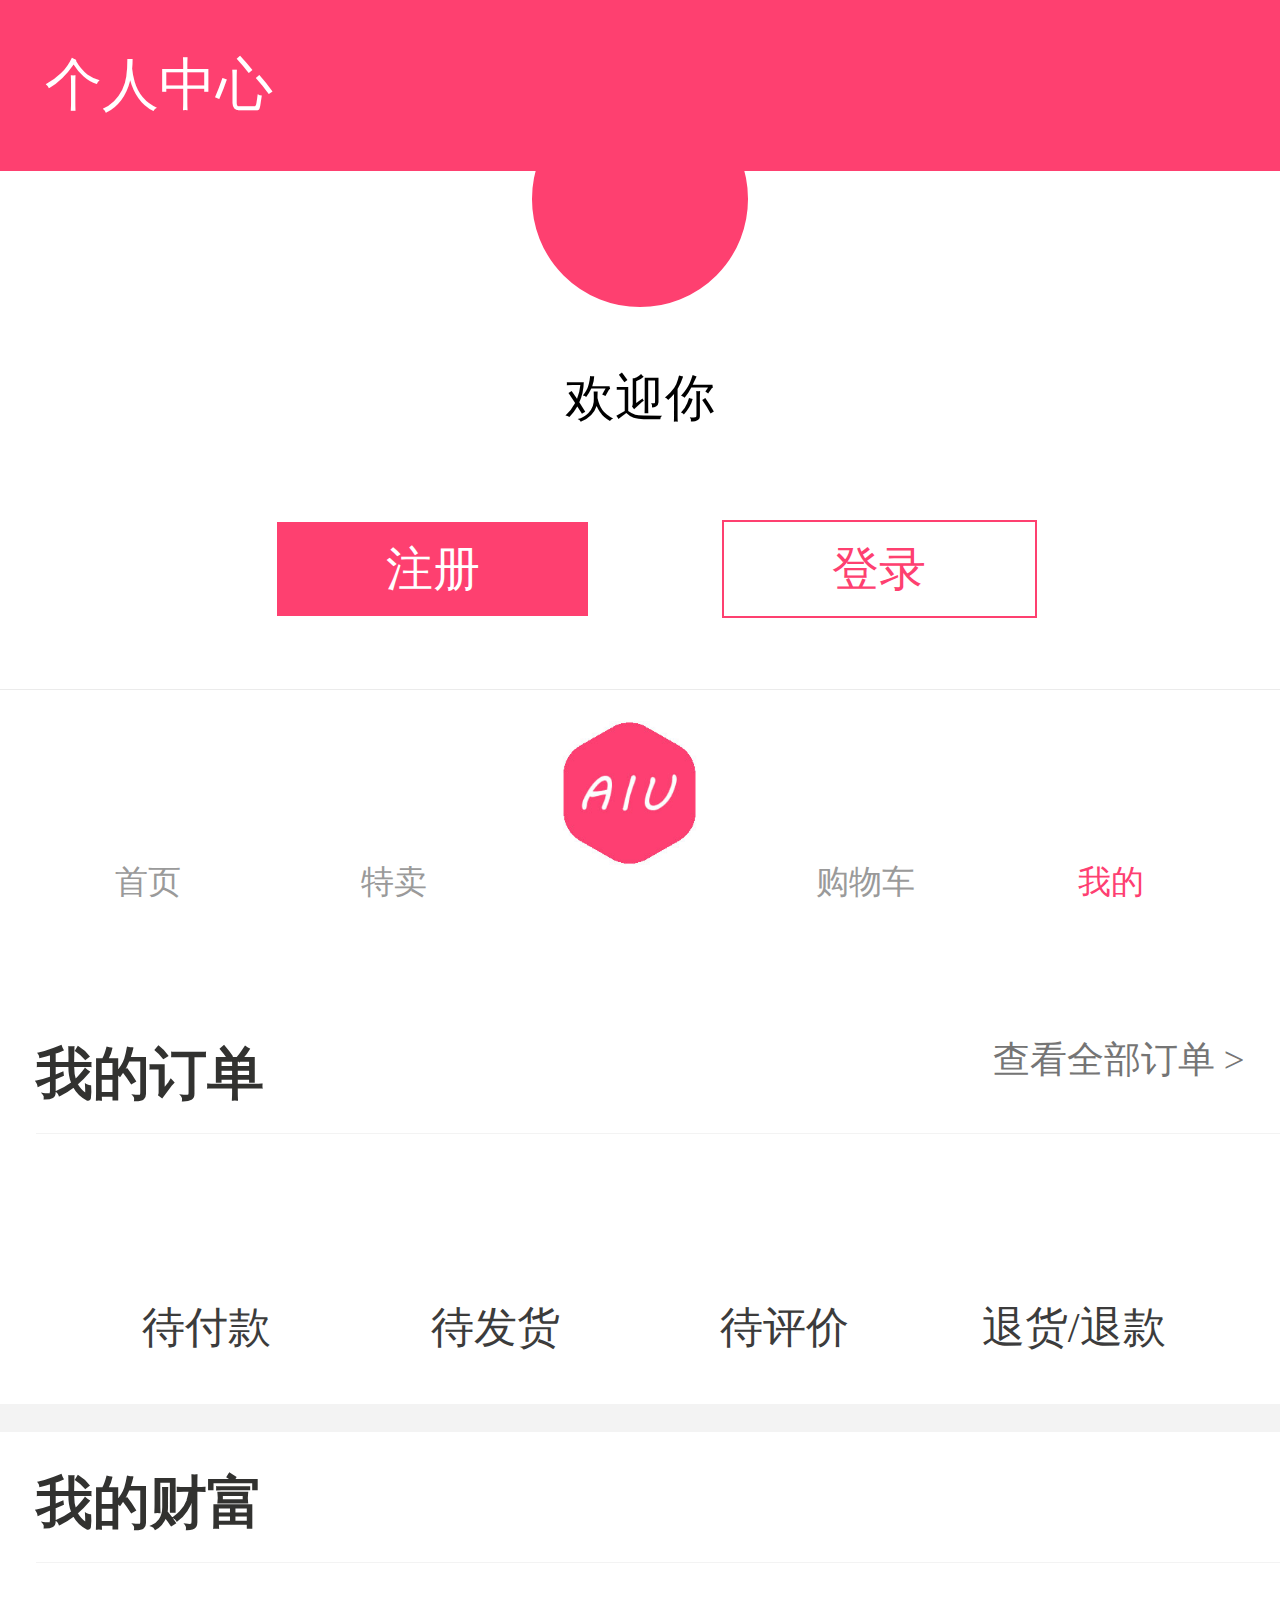
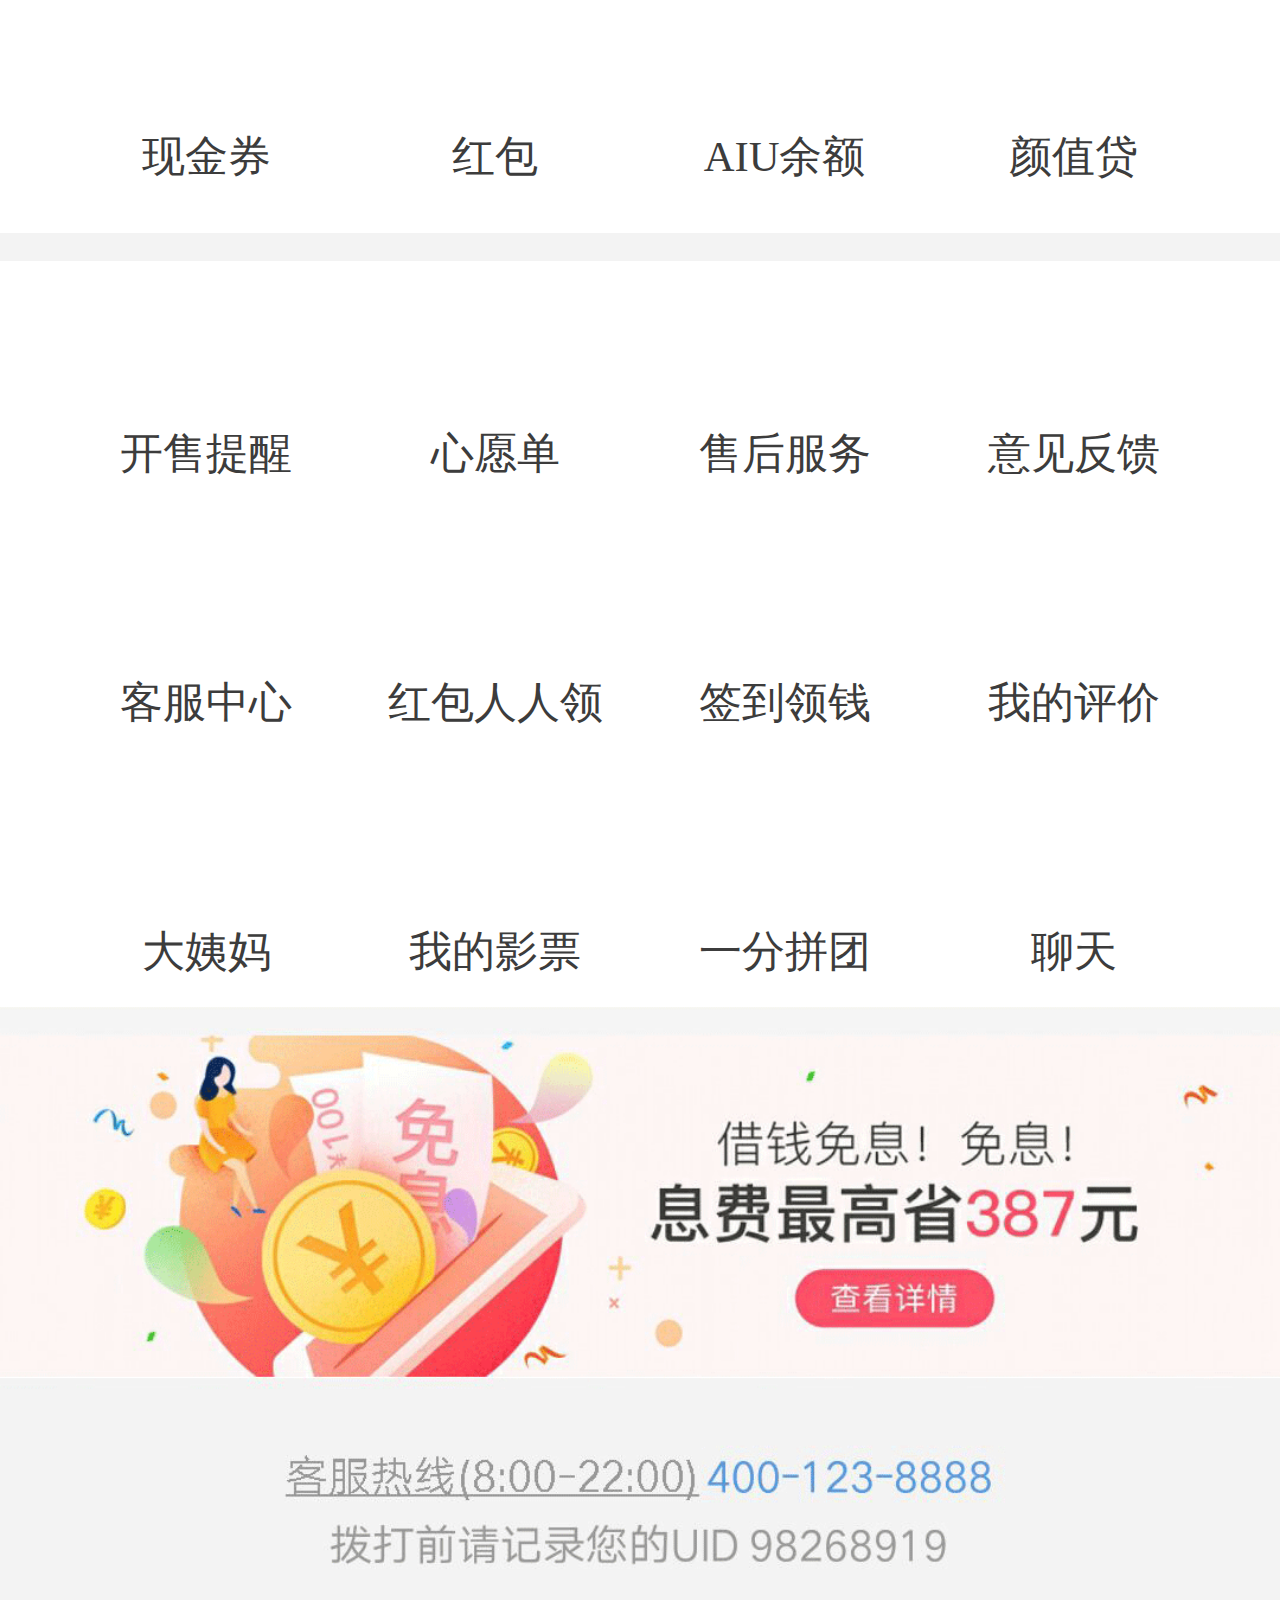
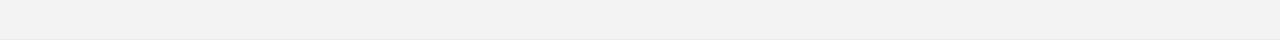
<file: myself.html>
<!doctype html>
<html lang="en">
<head>
    <meta charset="UTF-8">
    <meta name="viewport"
          content="width=device-width, user-scalable=no, initial-scale=1.0, maximum-scale=1.0, minimum-scale=1.0">
    <meta http-equiv="X-UA-Compatible" content="ie=edge">
    <title>个人主页</title>
    <link rel="stylesheet" href="css/index.css">
    <link rel="stylesheet" href="css/public.css">
    <link rel="stylesheet" href="css/myself.css">
    <script src="js/rem.js"></script>
</head>
<body>
<!--头部开始-->
    <header  class="shop_color">
        <span class="shop_car_zhong">个人中心</span>
        <span class="shop_car_you">&#xe62c;</span>
        <span class="shop_car_you shop_car_you1">&#xe603;</span>
    </header>
<!--头部结束-->
<!--中部开始-->
    <div class="zhongbu">
        <div class="touxiang">
            <div class="touxiang_top">&#xe615;</div>
            <p class="touxiang_middle">欢迎你</p>
            <form action="" method="post" class="touxiang_bottom">
                <input type="submit" value="注册" class="zhuce_left zhuce_left1">
                <input type="submit" value="登录" class="zhuce_right zhuce_right1">
            </form>
        </div>
        <div class="or">
            <div class="or1">
                <span class="or1_top">&#xe6cc;</span>
                <span class="or1_bottom">收藏商品</span>
            </div>
            <div class="or1">
                <span class="or1_top">&#xe600;</span>
                <span class="or1_bottom">收藏店铺</span>
            </div>
            <div class="or1">
                <span class="or1_top">&#xe7eb;</span>
                <span class="or1_bottom">浏览记录</span>
            </div>
            <div class="or1">
                <span class="or1_top">&#xe642;</span>
                <span class="or1_bottom">活动日历</span>
            </div>
        </div>
        <div class="zhongbuxia">
            <div class="order">
                <div class="order_top">
                    <h1>我的订单</h1>
                    <a href="user.html">查看全部订单  ></a>
                </div>
                <div class="or">
                    <div class="or1">
                        <span class="or1_top">&#xe646;</span>
                        <span class="or1_bottom">待付款</span>
                    </div>
                    <div class="or1">
                        <span class="or1_top">&#xe6d5;</span>
                        <span class="or1_bottom">待发货</span>
                    </div>
                    <div class="or1">
                        <span class="or1_top">&#xe61f;</span>
                        <span class="or1_bottom">待评价</span>
                    </div>
                    <div class="or1">
                        <span class="or1_top">&#xe75a;</span>
                        <span class="or1_bottom">退货/退款</span>
                    </div>
                </div>

            </div>
            <div class="order">
                <div class="order_top">
                    <h1>我的财富</h1>

                </div>
                <div class="or">
                    <div class="or1">
                        <span class="or1_top">&#xe6cc;</span>
                        <span class="or1_bottom">现金券</span>
                    </div>
                    <div class="or1">
                        <span class="or1_top">&#xe600;</span>
                        <span class="or1_bottom">红包</span>
                    </div>
                    <div class="or1">
                        <span class="or1_top">&#xe7eb;</span>
                        <span class="or1_bottom">AIU余额</span>
                    </div>
                    <div class="or1">
                        <span class="or1_top">&#xe642;</span>
                        <span class="or1_bottom">颜值贷</span>
                    </div>
                </div>
            </div>
            <div class="or or8">
                <div class="or1">
                    <span class="or1_top">&#xe61a;</span>
                    <span class="or1_bottom">开售提醒</span>
                </div>
                <div class="or1">
                    <span class="or1_top">&#xe60b;</span>
                    <span class="or1_bottom">心愿单</span>
                </div>
                <div class="or1">
                    <span class="or1_top">&#xe742;</span>
                    <span class="or1_bottom">售后服务</span>
                </div>
                <div class="or1">
                    <span class="or1_top">&#xe60c;</span>
                    <span class="or1_bottom">意见反馈</span>
                </div>
            </div>
            <div class="or or8">
                <div class="or1">
                    <span class="or1_top">&#xe612;</span>
                    <span class="or1_bottom">客服中心</span>
                </div>
                <div class="or1">
                    <span class="or1_top">&#xe601;</span>
                    <span class="or1_bottom">红包人人领</span>
                </div>
                <div class="or1">
                    <span class="or1_top">&#xe742;</span>
                    <span class="or1_bottom">签到领钱</span>
                </div>
                <div class="or1">
                    <span class="or1_top">&#xe613;</span>
                    <span class="or1_bottom">我的评价</span>
                </div>
            </div>
            <div class="or or8">
                    <div class="or1">
                        <span class="or1_top">&#xe78c;</span>
                        <span class="or1_bottom">大姨妈</span>
                    </div>
                    <div class="or1">
                        <span class="or1_top">&#xe620;</span>
                        <span class="or1_bottom">我的影票</span>
                    </div>
                    <div class="or1">
                        <span class="or1_top">&#xe609;</span>
                        <span class="or1_bottom">一分拼团</span>
                    </div>
                    <div class="or1">
                        <span class="or1_top">&#xe613;</span>
                        <span class="or1_bottom">聊天</span>
                    </div>
                </div>
            <div class="zhongbu_bottom">
                <img src="img/my_bottom_02.gif" alt="">
            </div>

        </div>
    </div>
<!--中部结束-->
<!-- 脚部开始 -->
    <div class="foot">
        <div class="zongxiang">
            <div class="zongxiang_itme zongxiang_itme1">
                <div class="itme_t">
                    <span>&#xe604;</span>
                </div>
                <div class="itme_b">
                    <span>首页</span>
                </div>
            </div>
            <div class="zongxiang_itme zongxiang_itme1">
                <div class="itme_t">
                    <span>&#xe636;</span>
                </div>
                <div class="itme_b">
                    <span>特卖</span>
                </div>
            </div>
            <div class="zongxiang_itme zongxiang_itme_logo">
                <div class="itme_logo_img">
                    <img src="img/AIU-logo.jpg" alt="AUI-LOGO">
                </div>
            </div>
            <div class="zongxiang_itme zongxiang_itme1">
                <div class="itme_t">
                    <span>&#xe788;</span>
                </div>
                <div class="itme_b">
                    <span>购物车</span>
                </div>
            </div>
            <div class="zongxiang_itme">
                <div class="itme_t">
                    <span>&#xe616;</span>
                </div>
                <div class="itme_b">
                    <span>我的</span>
                </div>
            </div>
        </div>
    </div>
<!-- 脚部结束 -->

</body>
</html>
</file>
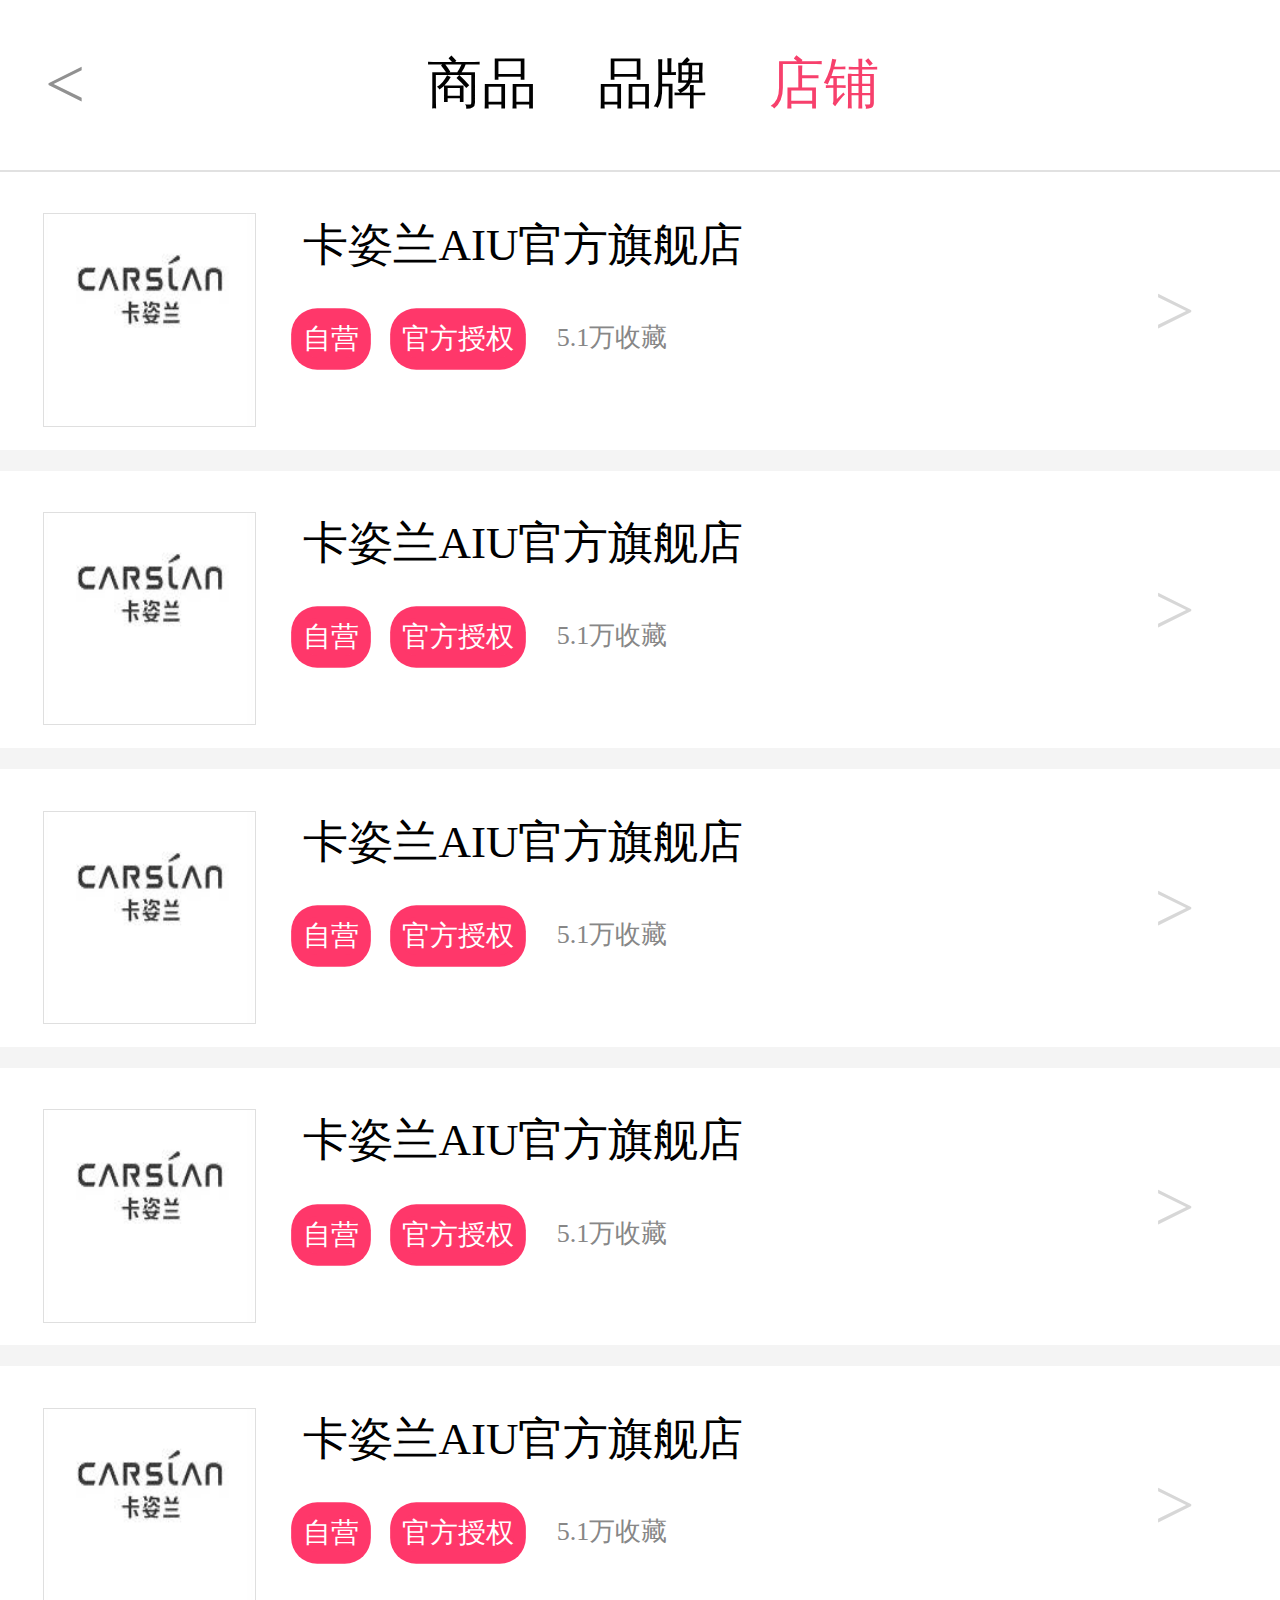
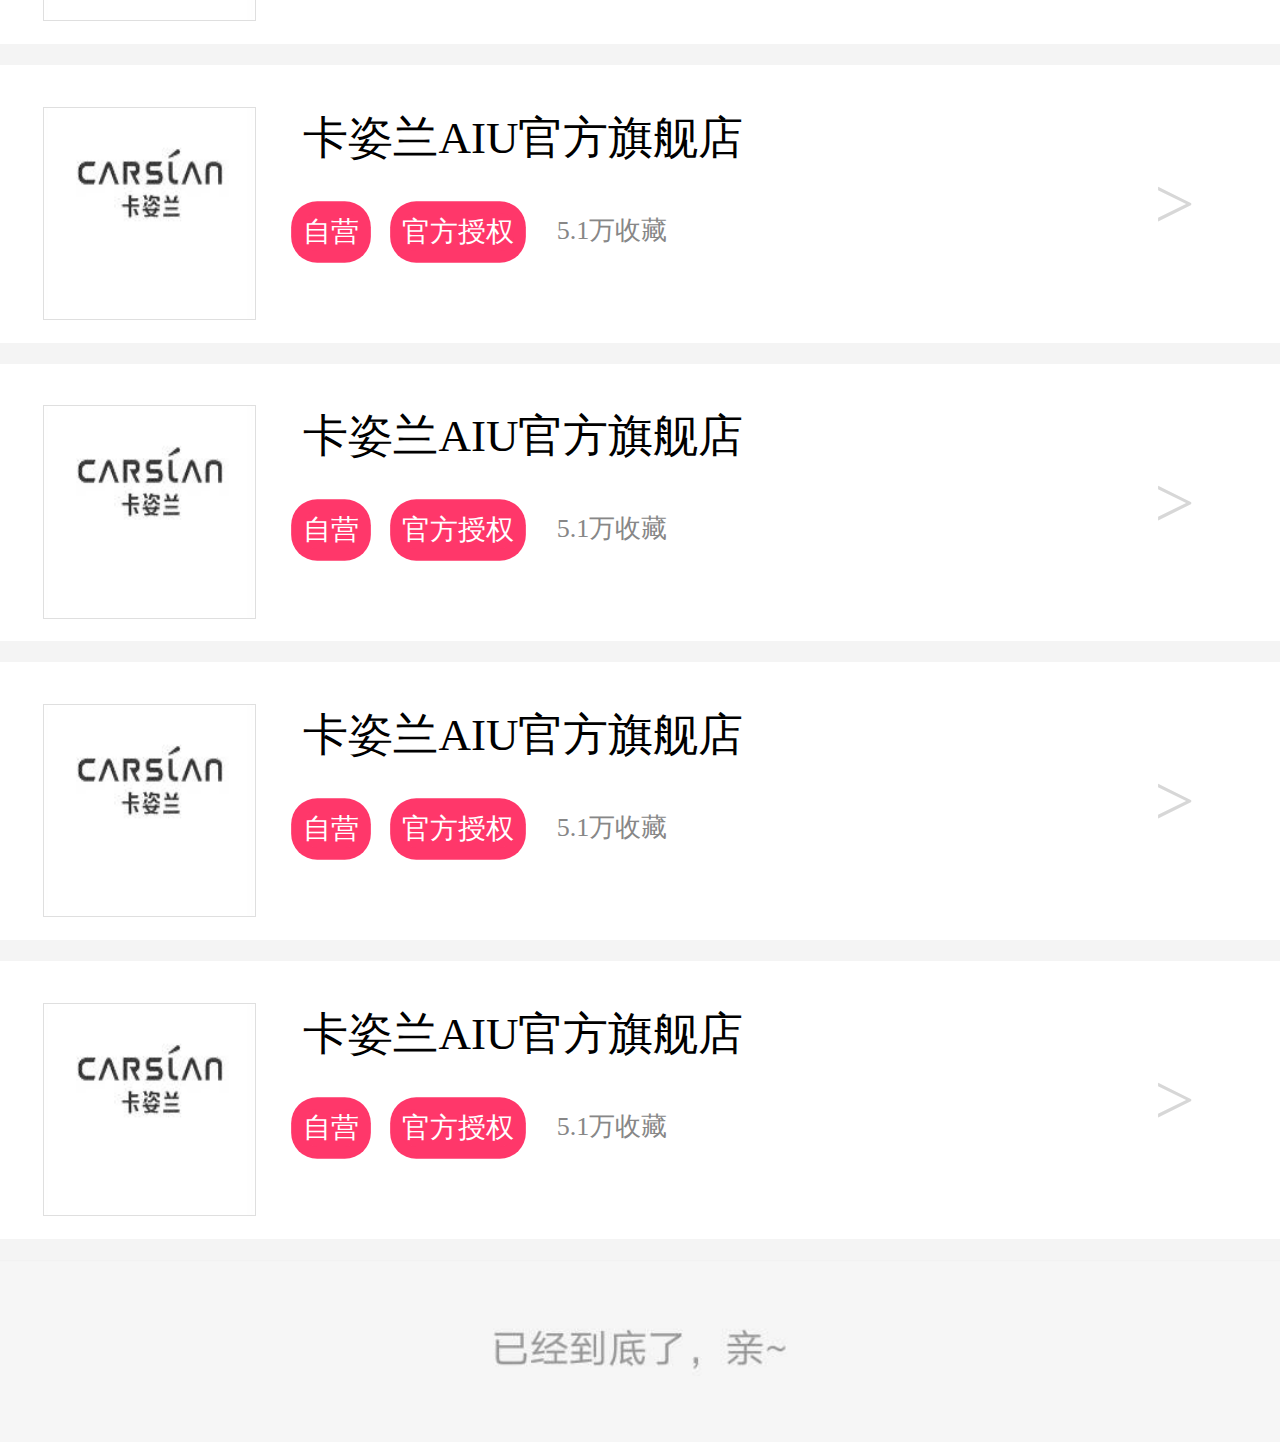
<file: shoucang.html>
<!doctype html>
<html lang="en">
<head>
    <meta charset="UTF-8">
    <meta name="viewport"
          content="width=device-width, user-scalable=no, initial-scale=1.0, maximum-scale=1.0, minimum-scale=1.0">
    <meta http-equiv="X-UA-Compatible" content="ie=edge">
    <title>收藏</title>
    <link rel="stylesheet" href="css/myself.css">
    <link rel="stylesheet" href="css/public.css">
    <link rel="stylesheet" href="css/shoucang.css">
    <script src="js/rem.js"></script>
</head>
<body>
<!-- 头部开始 -->
    <section class="shoucanghead">
        <div class="shoucanghead_left">
            <p><</p>
        </div>

        <div class="shoucanghead_right">
            <span>商品</span>
            <span>品牌</span>
            <span class="shoucanghead_wenzi">店铺</span>
        </div>
    </section>
<!-- 头部结束 -->
    <div class="zhongitem">
        <div class="neirong_tehui_left">
        <img src="img/kazilan_20.gif" alt="">
    </div>
        <div class="neirong_tehui_right">
            <div class="row2">
                <span>卡姿兰AIU官方旗舰店</span>
            </div>
            <div class="row1">
            <div class="row1_l">
                <span>自营</span>
            </div>
            <div class="row1_l">
                <span>官方授权</span>
            </div>
        </div>
            <div class="row3">
                <span>5.1万收藏</span>
            </div>
        </div>
        <div class="neirong_tehui_rightyou">
            <span>></span>
        </div>
    </div>
    <div class="zhongitem">
        <div class="neirong_tehui_left">
            <img src="img/kazilan_20.gif" alt="">
        </div>
        <div class="neirong_tehui_right">
            <div class="row2">
                <span>卡姿兰AIU官方旗舰店</span>
            </div>
            <div class="row1">
                <div class="row1_l">
                    <span>自营</span>
                </div>
                <div class="row1_l">
                    <span>官方授权</span>
                </div>
            </div>
            <div class="row3">
                <span>5.1万收藏</span>
            </div>
        </div>
        <div class="neirong_tehui_rightyou">
            <span>></span>
        </div>
    </div>
    <div class="zhongitem">
        <div class="neirong_tehui_left">
            <img src="img/kazilan_20.gif" alt="">
        </div>
        <div class="neirong_tehui_right">
            <div class="row2">
                <span>卡姿兰AIU官方旗舰店</span>
            </div>
            <div class="row1">
                <div class="row1_l">
                    <span>自营</span>
                </div>
                <div class="row1_l">
                    <span>官方授权</span>
                </div>
            </div>
            <div class="row3">
                <span>5.1万收藏</span>
            </div>
        </div>
        <div class="neirong_tehui_rightyou">
            <span>></span>
        </div>
    </div>
    <div class="zhongitem">
        <div class="neirong_tehui_left">
            <img src="img/kazilan_20.gif" alt="">
        </div>
        <div class="neirong_tehui_right">
            <div class="row2">
                <span>卡姿兰AIU官方旗舰店</span>
            </div>
            <div class="row1">
                <div class="row1_l">
                    <span>自营</span>
                </div>
                <div class="row1_l">
                    <span>官方授权</span>
                </div>
            </div>
            <div class="row3">
                <span>5.1万收藏</span>
            </div>
        </div>
        <div class="neirong_tehui_rightyou">
            <span>></span>
        </div>
    </div>
    <div class="zhongitem">
        <div class="neirong_tehui_left">
            <img src="img/kazilan_20.gif" alt="">
        </div>
        <div class="neirong_tehui_right">
            <div class="row2">
                <span>卡姿兰AIU官方旗舰店</span>
            </div>
            <div class="row1">
                <div class="row1_l">
                    <span>自营</span>
                </div>
                <div class="row1_l">
                    <span>官方授权</span>
                </div>
            </div>
            <div class="row3">
                <span>5.1万收藏</span>
            </div>
        </div>
        <div class="neirong_tehui_rightyou">
            <span>></span>
        </div>
    </div>
    <div class="zhongitem">
        <div class="neirong_tehui_left">
            <img src="img/kazilan_20.gif" alt="">
        </div>
        <div class="neirong_tehui_right">
            <div class="row2">
                <span>卡姿兰AIU官方旗舰店</span>
            </div>
            <div class="row1">
                <div class="row1_l">
                    <span>自营</span>
                </div>
                <div class="row1_l">
                    <span>官方授权</span>
                </div>
            </div>
            <div class="row3">
                <span>5.1万收藏</span>
            </div>
        </div>
        <div class="neirong_tehui_rightyou">
            <span>></span>
        </div>
    </div>
    <div class="zhongitem">
        <div class="neirong_tehui_left">
            <img src="img/kazilan_20.gif" alt="">
        </div>
        <div class="neirong_tehui_right">
            <div class="row2">
                <span>卡姿兰AIU官方旗舰店</span>
            </div>
            <div class="row1">
                <div class="row1_l">
                    <span>自营</span>
                </div>
                <div class="row1_l">
                    <span>官方授权</span>
                </div>
            </div>
            <div class="row3">
                <span>5.1万收藏</span>
            </div>
        </div>
        <div class="neirong_tehui_rightyou">
            <span>></span>
        </div>
    </div>
    <div class="zhongitem">
        <div class="neirong_tehui_left">
            <img src="img/kazilan_20.gif" alt="">
        </div>
        <div class="neirong_tehui_right">
            <div class="row2">
                <span>卡姿兰AIU官方旗舰店</span>
            </div>
            <div class="row1">
                <div class="row1_l">
                    <span>自营</span>
                </div>
                <div class="row1_l">
                    <span>官方授权</span>
                </div>
            </div>
            <div class="row3">
                <span>5.1万收藏</span>
            </div>
        </div>
        <div class="neirong_tehui_rightyou">
            <span>></span>
        </div>
    </div>
    <div class="zhongitem">
    <div class="neirong_tehui_left">
        <img src="img/kazilan_20.gif" alt="">
    </div>
    <div class="neirong_tehui_right">
        <div class="row2">
            <span>卡姿兰AIU官方旗舰店</span>
        </div>
        <div class="row1">
            <div class="row1_l">
                <span>自营</span>
            </div>
            <div class="row1_l">
                <span>官方授权</span>
            </div>
        </div>
        <div class="row3">
            <span>5.1万收藏</span>
        </div>
    </div>
    <div class="neirong_tehui_rightyou">
        <span>></span>
    </div>
</div>

    <div class="jiao">
        <img src="img/daodile_69.gif" alt="">
    </div>
</body>
</html>
</file>
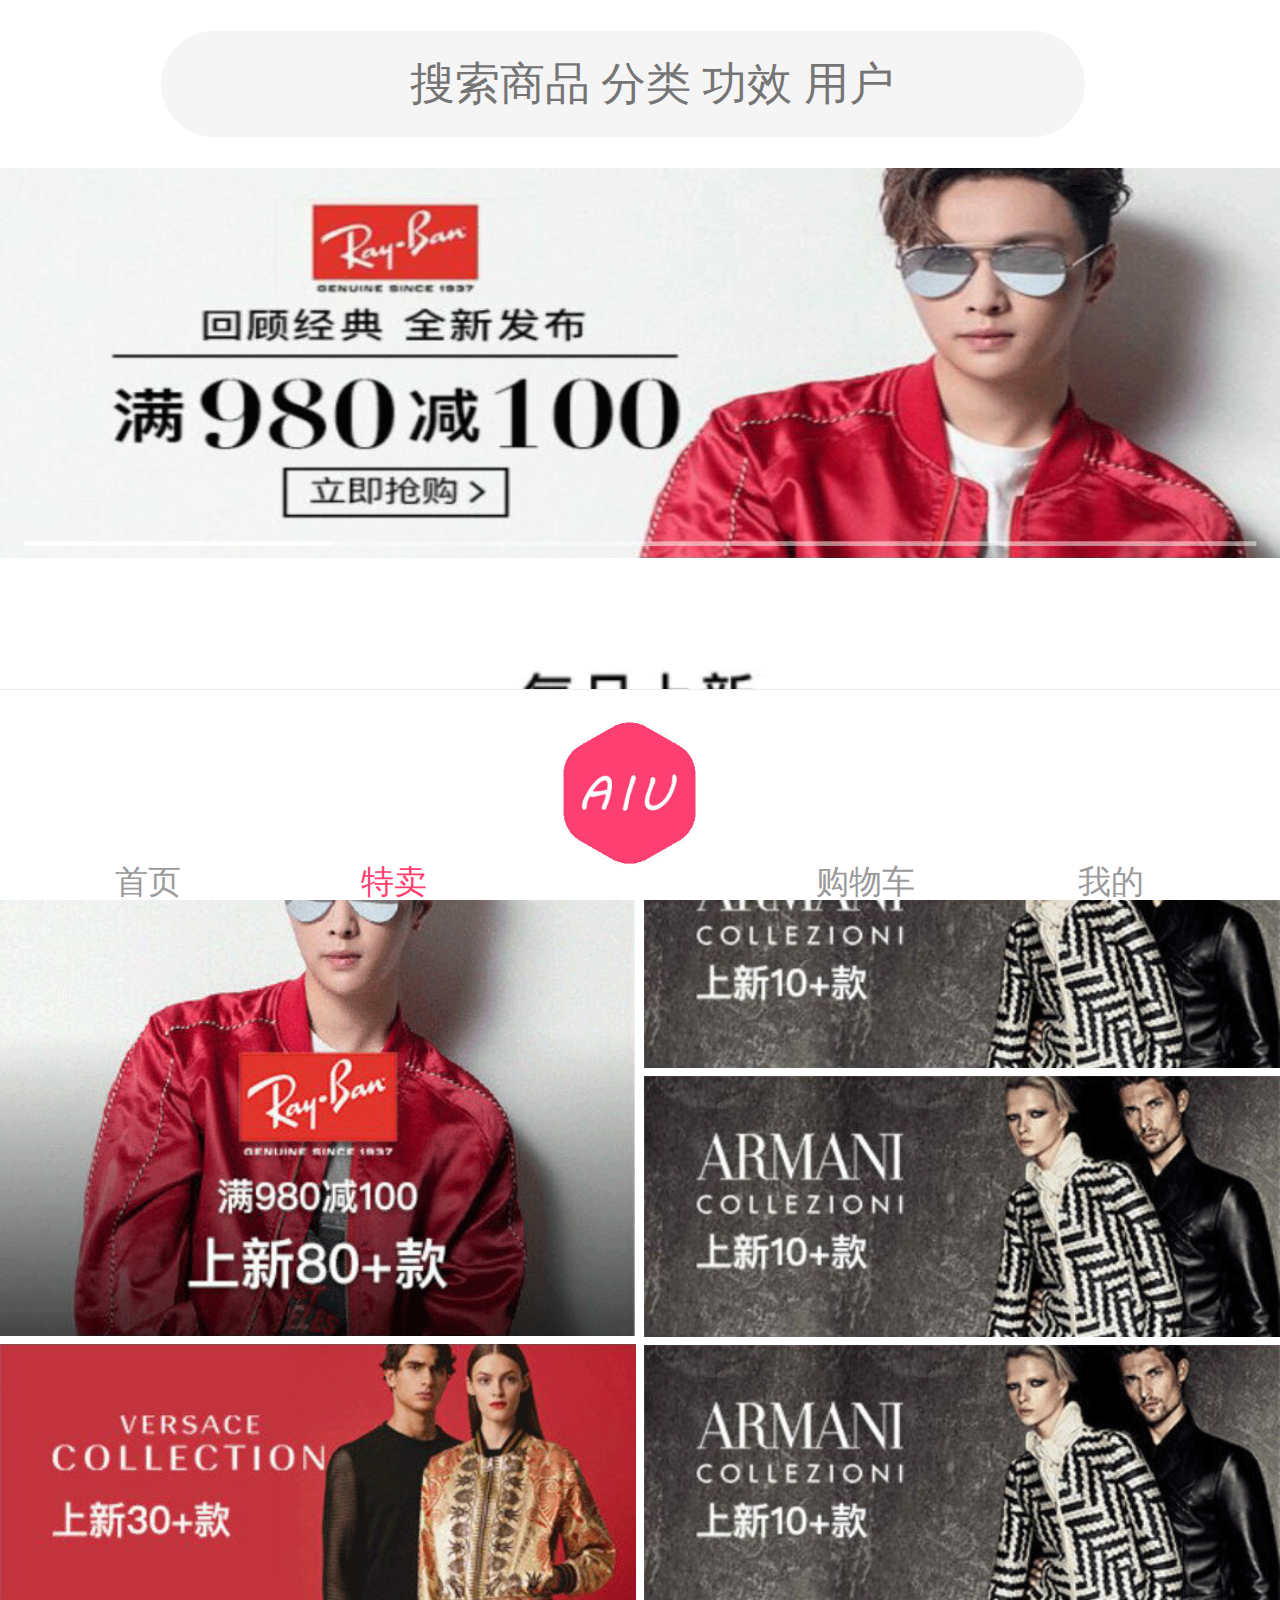
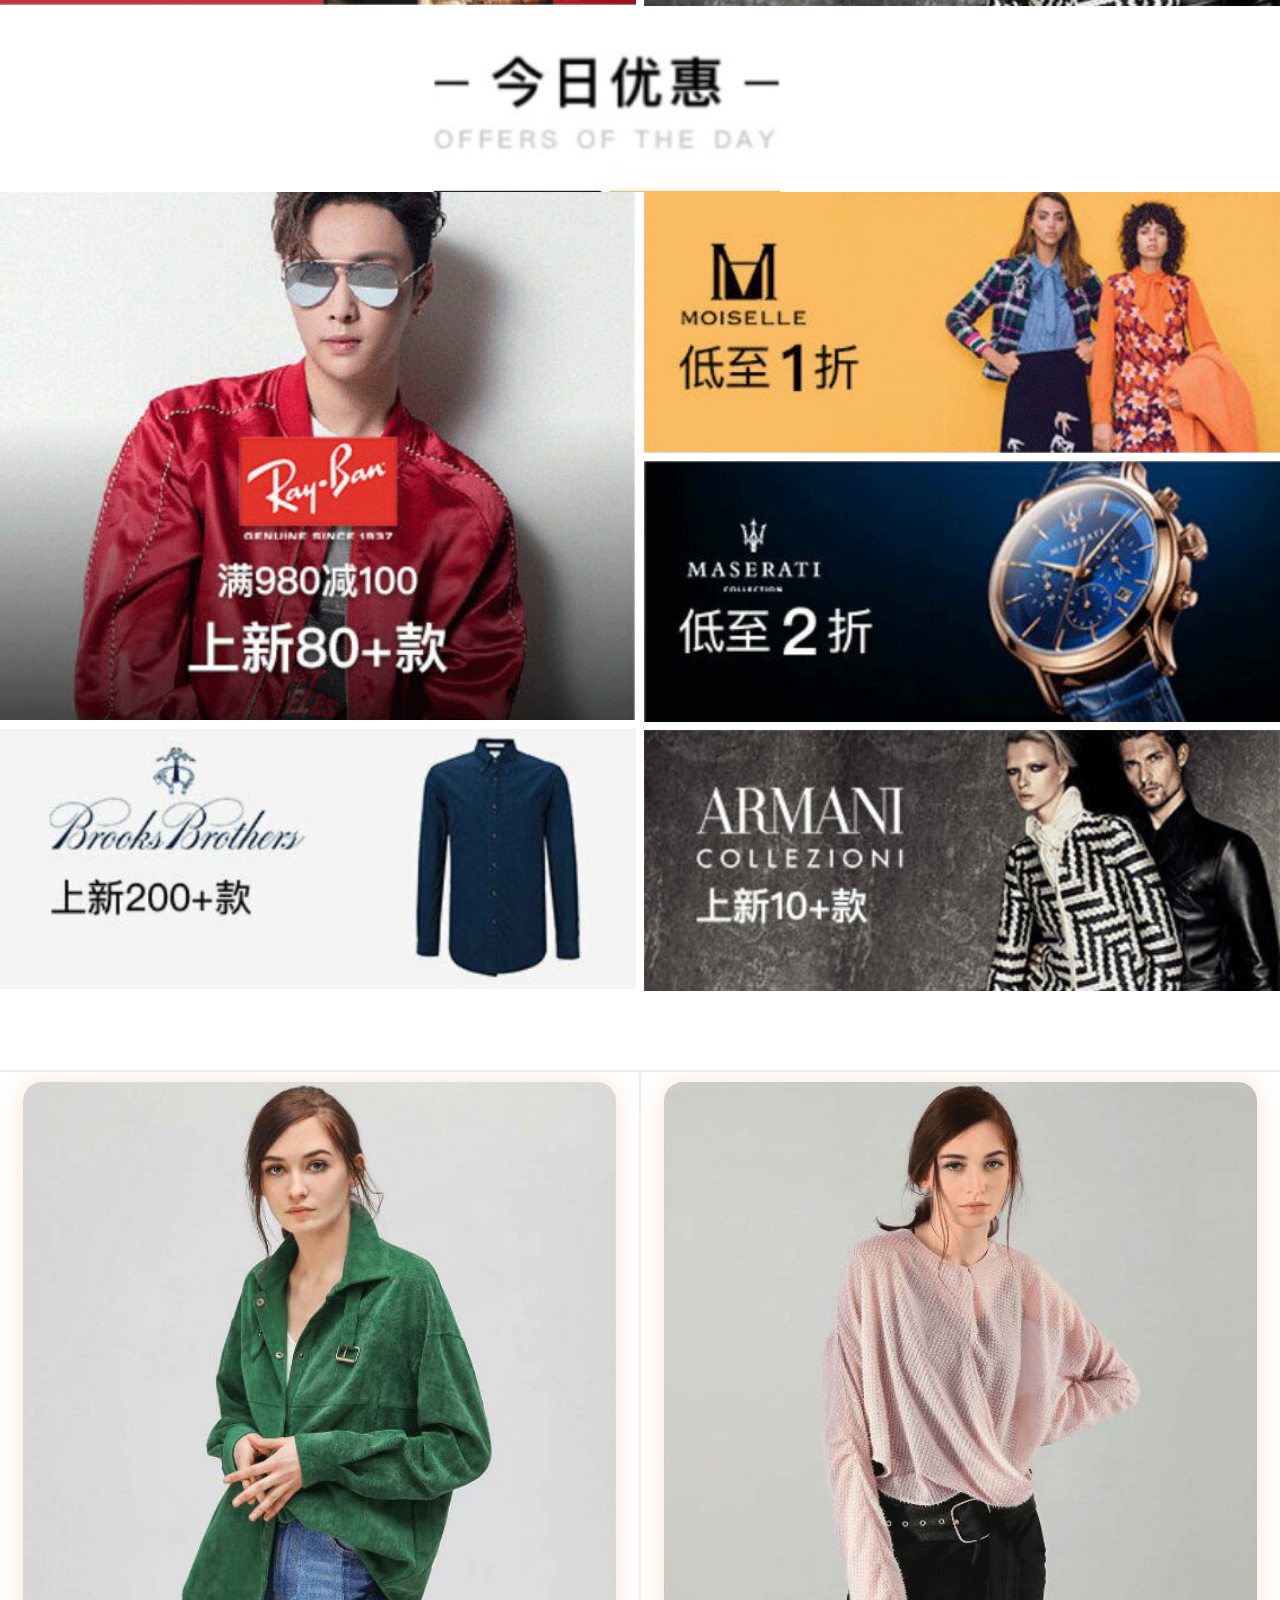
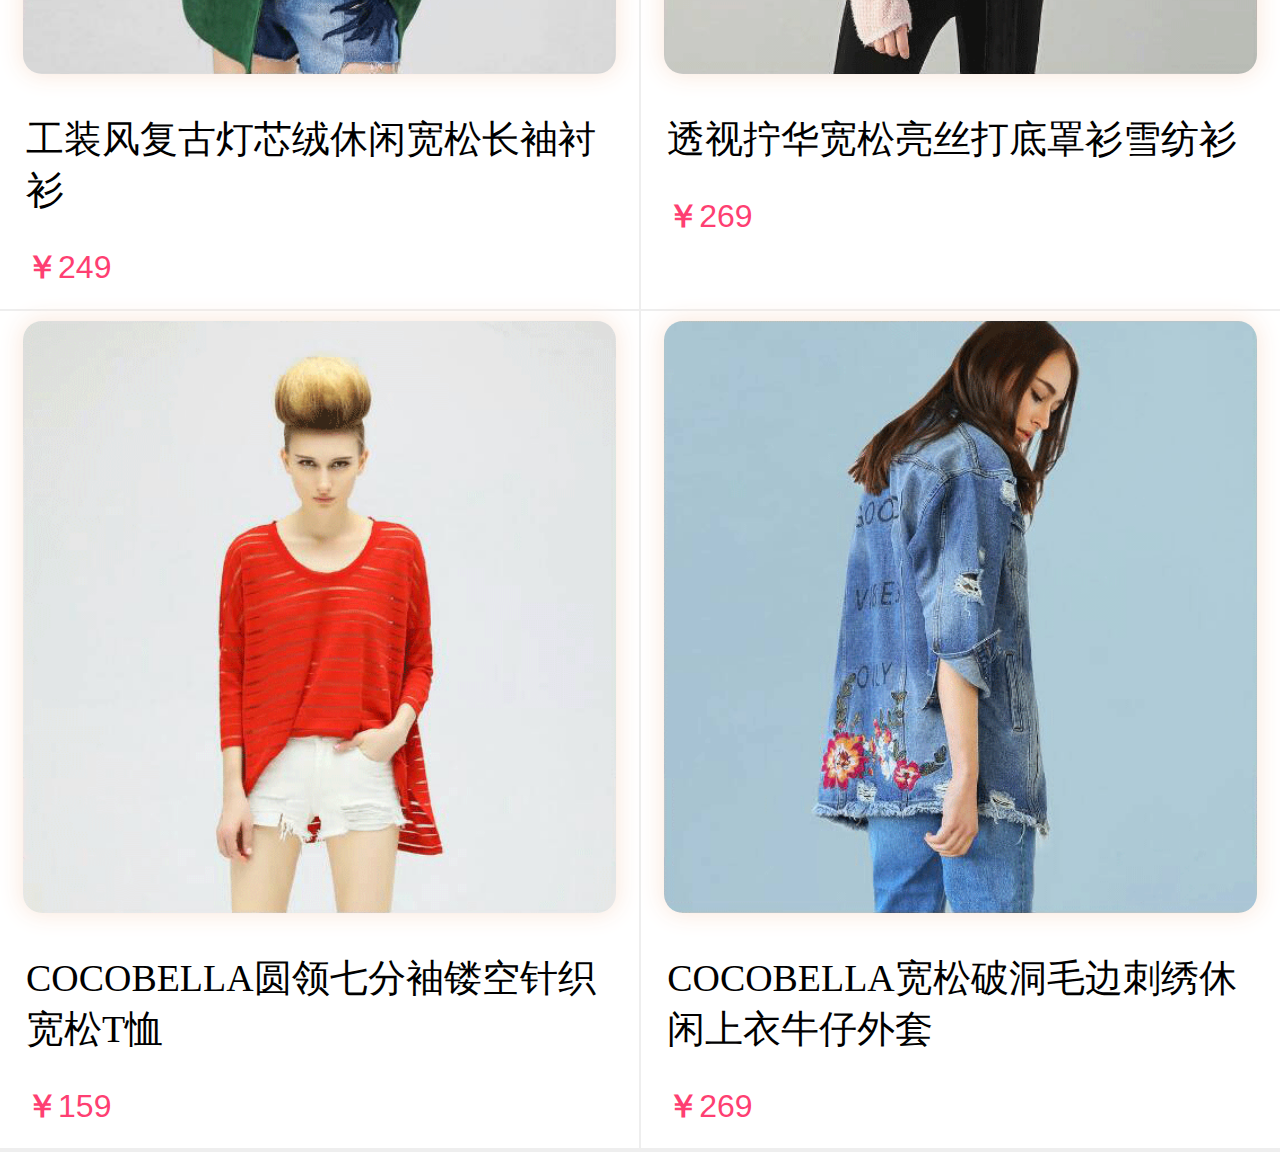
<file: temai.html>
<!doctype html>
<html lang="en">
<head>
    <meta charset="UTF-8">
    <meta name="viewport"
          content="width=device-width, user-scalable=no, initial-scale=1.0, maximum-scale=1.0, minimum-scale=1.0">
    <meta http-equiv="X-UA-Compatible" content="ie=edge">
    <title>特卖</title>
    <link rel="stylesheet" href="css/index.css">
    <link rel="stylesheet" href="css/temai.css">
    <link rel="stylesheet" href="css/public.css">
    <script src="js/rem.js"></script>
</head>
<body>
<!-- 头部开始 -->
    <section id="head">
    <div class="head_left">
        <p>&#xe621;</p>
    </div>
    <form class="head_sousuo" action="" method="post">
        <input type="text" placeholder="&#xe6e4;  搜索商品 分类 功效 用户">
    </form>
    <div class="head_right">
        <p>&#xe603;</p>
    </div>
</section>
<!-- 头部结束 -->
    <div class="neirong_zhanshi">
        <img src="img/temai1_02.gif" alt="">
    </div>
    <div class="shangxin">
        <div class="timu">
            <img src="img/temai02shangxin_05.gif" alt="" class="timuimg">
        </div>
        <div class="shangxin_l">
            <div class="shangxin_ls">
                <img src="img/tamai5_07.gif" alt="" class="shangxin_lst">
            </div>
            <div class="shangxin_lx">
                <img src="img/temai3_08.gif" alt="" class="shangxin_lxt">
            </div>
        </div>
        <div class="shangxin_r">
            <div class="shangxin_rs">
                <img src="img/temai4_09.gif" alt="" class="shangxin_rst">
            </div>
        </div>
        <div class="shangxin_r">
            <div class="shangxin_rs">
                <img src="img/temai4_09.gif" alt="" class="shangxin_rst">
            </div>
        </div>
        <div class="shangxin_r">
            <div class="shangxin_rs">
                <img src="img/temai4_09.gif" alt="" class="shangxin_rst">
            </div>
        </div>
    </div>
    <div class="shangxin">
        <div class="timu">
            <img src="img/youhuitimu_06.gif" alt="" class="timuimg1">
        </div>
        <div class="shangxin_l">
            <div class="shangxin_ls">
                <img src="img/tamai5_07.gif" alt="" class="shangxin_lst">
            </div>
            <div class="shangxin_lx">
                <img src="img/shangxin6_03.gif" alt="" class="shangxin_lxt">
            </div>
        </div>
        <div class="shangxin_r">
            <div class="shangxin_rs">
                <img src="img/youhui1_05.gif" alt="" class="shangxin_rst">
            </div>
        </div>
        <div class="shangxin_r">
            <div class="shangxin_rs">
                <img src="img/youhui0_07.gif" alt="" class="shangxin_rst">
            </div>
        </div>
        <div class="shangxin_r">
            <div class="shangxin_rs">
                <img src="img/temai4_09.gif" alt="" class="shangxin_rst">
            </div>
        </div>
    </div>
    <div class="haitao_product">
            <div class="haitao_product1">
            <div class="haitao_product1_img">
                <img src="img/05_03.gif" alt="" class="h1">
            </div>
            <p class="haitao_product1_desc">工装风复古灯芯绒休闲宽松长袖衬衫</p>
            <p class="haitao_product1_price"><span class="yuan">￥</span>249</p>
        </div>
        <div class="haitao_product2">
            <div class="haitao_product1_img">
                <img src="img/06_03.gif" alt="" class="h1">
            </div>
            <p class="haitao_product1_desc">透视拧华宽松亮丝打底罩衫雪纺衫</p>
            <p class="haitao_product1_price"><span class="yuan">￥</span>269</p>
        </div>
        <div class="haitao_product1">
            <div class="haitao_product1_img">
                <img src="img/03_03.gif" alt="" class="h1">
            </div>
            <p class="haitao_product1_desc">COCOBELLA圆领七分袖镂空针织宽松T恤</p>
            <p class="haitao_product1_price"><span class="yuan">￥</span>159</p>
        </div>
        <div class="haitao_product2">
            <div class="haitao_product1_img">
                <img src="img/04_03.gif" alt="" class="h1">
            </div>
            <p class="haitao_product1_desc">COCOBELLA宽松破洞毛边刺绣休闲上衣牛仔外套</p>
            <p class="haitao_product1_price"><span class="yuan">￥</span>269</p>
        </div>
    </div>
<!-- 脚部开始 -->
    <div class="foot">
    <div class="zongxiang">
        <div class="zongxiang_itme zongxiang_itme1">
            <div class="itme_t">
                <span>&#xe604;</span>
            </div>
            <div class="itme_b">
                <span>首页</span>
            </div>
        </div>
        <div class="zongxiang_itme">
            <div class="itme_t">
                <span>&#xe62a;</span>
            </div>
            <div class="itme_b">
                <span>特卖</span>
            </div>
        </div>
        <div class="zongxiang_itme zongxiang_itme_logo">
            <div class="itme_logo_img">
                <img src="img/AIU-logo.jpg" alt="AUI-LOGO">
            </div>
        </div>
        <div class="zongxiang_itme zongxiang_itme1">
            <div class="itme_t">
                <span>&#xe788;</span>
            </div>
            <div class="itme_b">
                <span>购物车</span>
            </div>
        </div>
        <div class="zongxiang_itme zongxiang_itme1">
            <div class="itme_t">
                <span>&#xe615;</span>
            </div>
            <div class="itme_b">
                <span>我的</span>
            </div>
        </div>
    </div>
</div>
<!-- 脚部结束 -->
</body>
</html>
</file>
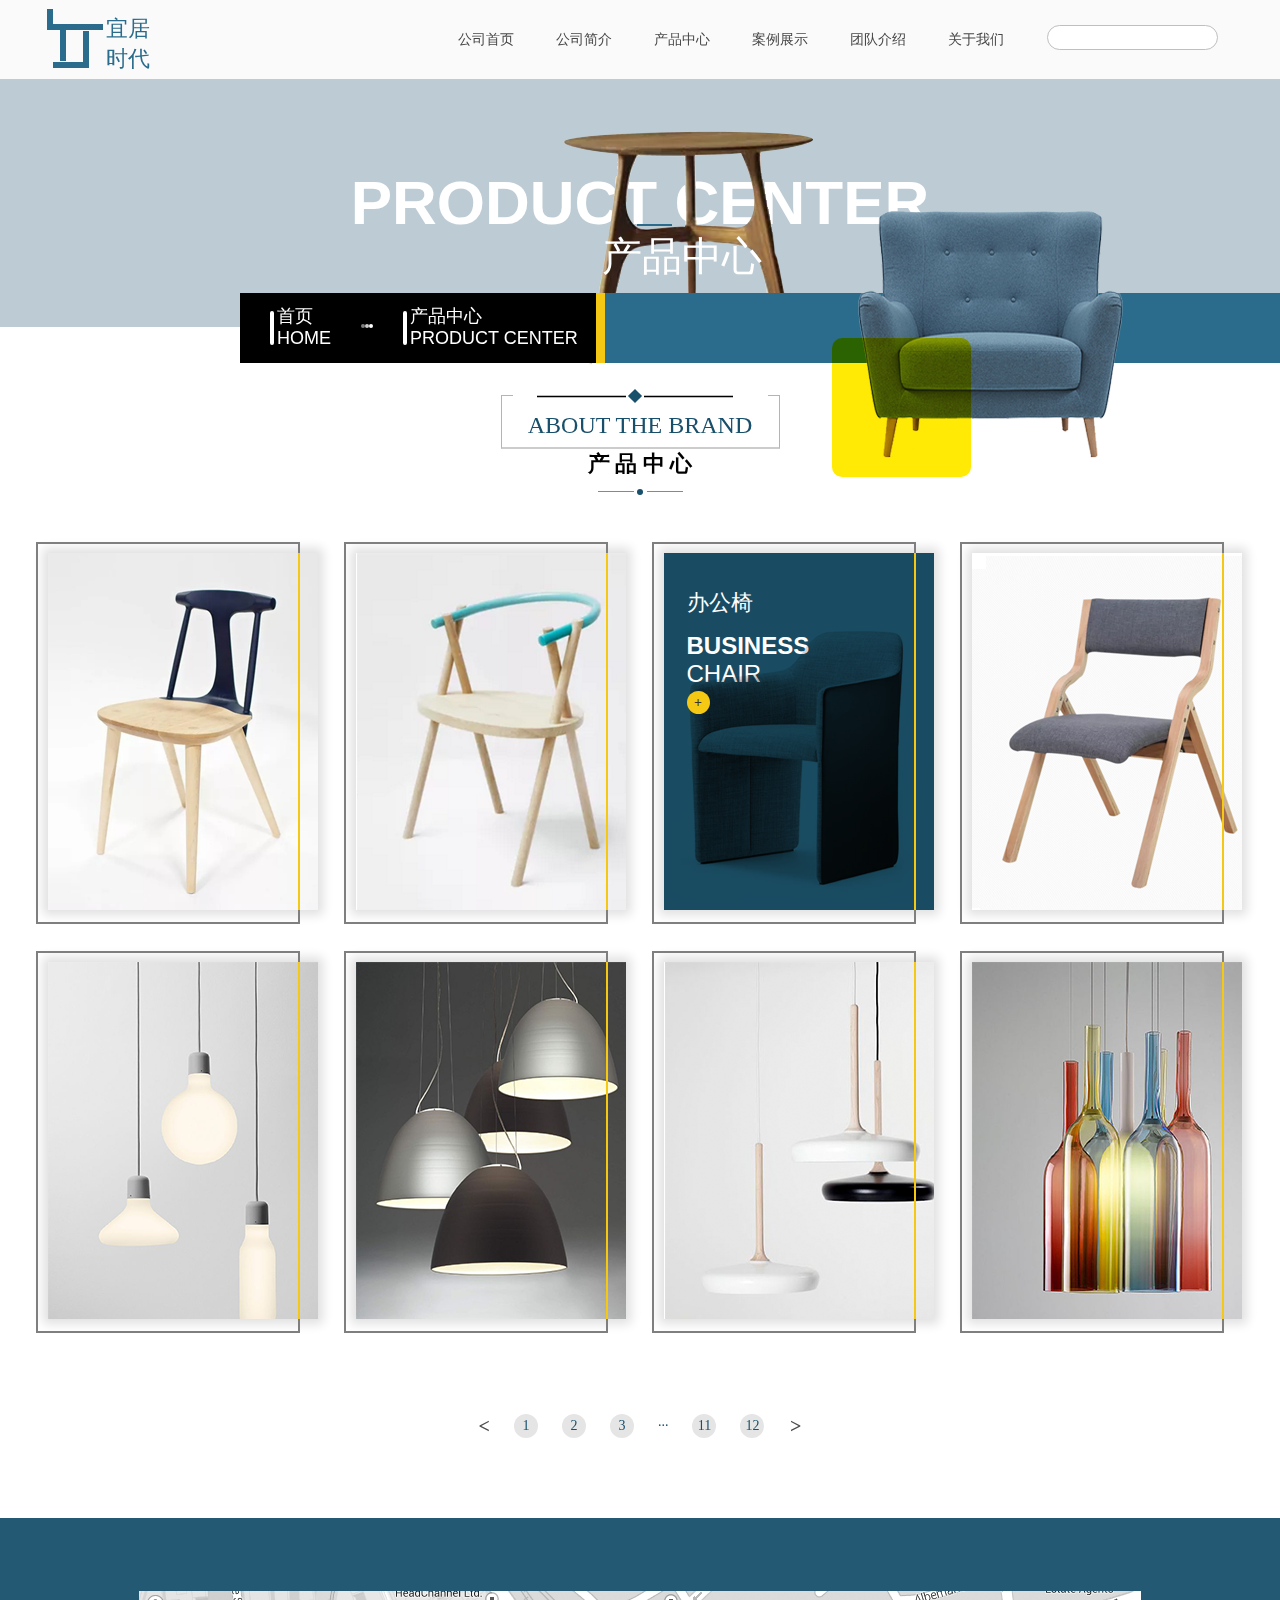
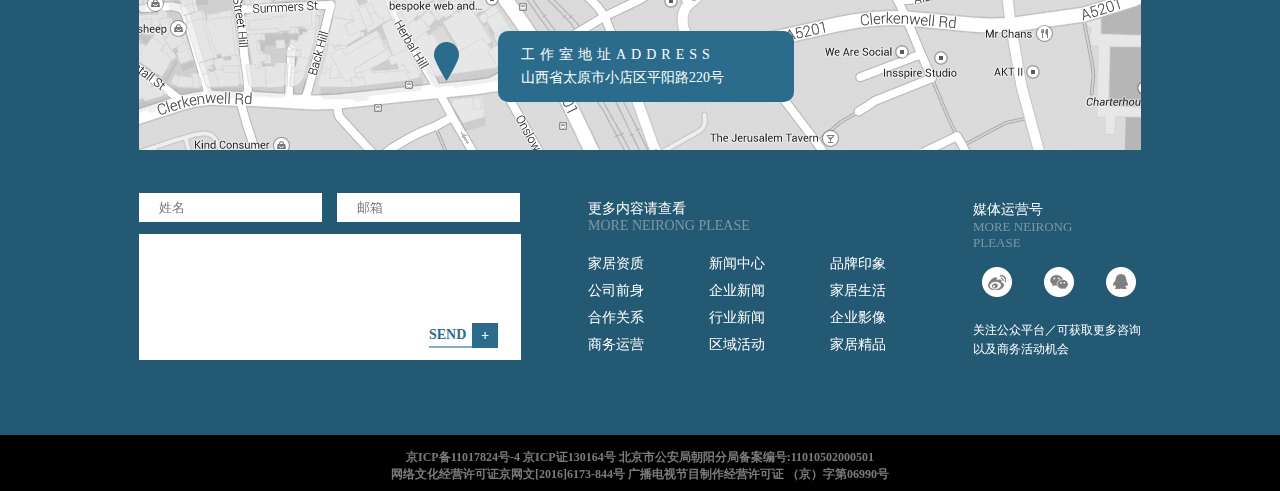
<file: 7/产品介绍.html>
<!DOCTYPE html>
<html lang="en">
<head>
	<meta charset="UTF-8">
	<title>产品介绍</title>
	<link rel="stylesheet" href="css/public.css">
	<link rel="stylesheet" href="css/产品介绍.css">
</head>
<body>
	<div class="head">
		<div class="head_neikuan">
			<!-- 左半部分LOGO -->
			<div class="head_LOGO">
				<div class="logo_img"><img src="img/images/logo_03.png" alt=""></div>
				<h1>宜居<br>时代</h1>
			</div>
			<!-- 结束 -->
			<!-- 右半部分 -->
			<div class="head_title">
				<a href=""><span>公司首页</span></a>
				<a href=""><span>公司简介</span></a>
				<a href=""><span>产品中心</span></a>
				<a href=""><span>案例展示</span></a>
				<a href=""><span>团队介绍</span></a>
				<a href=""><span>关于我们</span></a>
				<input type="text" class="head_title_sousuo" style="outline: none;">
			</div>
			<!-- 右半边结束 -->
		</div>
	</div>
	<!-- banner -->
	<section class="banner">
		<h2>PRODUCT CENTER</h2>
		<img src="img/images/bannerdengzi.png" alt="" class="deng">
		<div class="banner_anlishangmian"></div>
		<h1>产品中心</h1>
		<img src="img/images/shafa.png" alt="" class="shafa">
		<div class="banner_yuanjiaojuxing"></div>
		<div class="banner_shuoming">
			<div class="shuoming_zuo">
				<div class="shutiao"></div>
				<p>首页<br>HOME</p>
				<div class="sangedian">
					<div class="shuoming_yuan_1"></div>
					<div class="shuoming_yuan_2"></div>
					<div class="shuoming_yuan_3"></div>
				</div>
				<div class="shutiao"></div>
				<p>产品中心<br>PRODUCT CENTER</p>
			</div>
			<div class="shuoming_tiao"></div>
		</div>
	</section>
	<!-- 产品中心 -->
	<main class="chanpingzhongxin">
		<div class="chenggonganli_title">
			<div class="chenggonganli_title_top1"></div>
			<div class="chenggonganli_title_top2"></div>
			<div class="chenggonganli_title_top3"></div>
			<div class="chenggonganli_title_top4"></div>
			<div class="chenggonganli_title_top5"></div>
			<p>ABOUT THE BRAND</p>
		</div>
		<p id="chenggonganli_title_small">产 品 中 心</p>
		<div class="chenggonganli_title_xiushi">
			<div class="chenggonganli_title_xiushi_xia1"></div>
			<div class="chenggonganli_title_xiushi_xia3"></div>
			<div class="chenggonganli_title_xiushi_xia2"></div>
		</div>
		<div class="chanpingzhongxin_content">
			<div class="chanpingzhongxin_content_1">
				<div class="chanpingzhongxin_content_1_borderxiushi">
					<div class="chanpingzhongxin_content_1_borderxiushi_huangse"></div>
				</div>
			</div>
			<div class="chanpingzhongxin_content_1 chanpingzhongxin_content_2" id="chanping2">
				<div class="chanpingzhongxin_content_1_borderxiushi">
					<div class="chanpingzhongxin_content_1_borderxiushi_huangse"></div>
				</div>
			</div>
			<div class="chanpingzhongxin_content_1 chanpingzhongxin_content_2" id="chanping8">
				<div class="chanpingzhongxin_content_1_fugai">
					<p class="chanping_name">办公椅</p>
					<p class="chanping_name_en">BUSINESS</p>
					<P class="chanping_name_en_2">CHAIR</P>
				</div>
				<div class="chanping_name_tianjia">+</div>
				<div class="chanpingzhongxin_content_1_borderxiushi">
					<div class="chanpingzhongxin_content_1_borderxiushi_huangse"></div>
				</div>
			</div>
			<div class="chanpingzhongxin_content_1 chanpingzhongxin_content_2" id="chanping3">
				<div class="chanpingzhongxin_content_1_borderxiushi">
					<div class="chanpingzhongxin_content_1_borderxiushi_huangse"></div>
				</div>
			</div>
			<div class="chanpingzhongxin_content_1 chanpingzhongxin_content_3" id="chanping4">
				<div class="chanpingzhongxin_content_1_borderxiushi">
					<div class="chanpingzhongxin_content_1_borderxiushi_huangse"></div>
				</div>
			</div>
			<div class="chanpingzhongxin_content_1 chanpingzhongxin_content_2 chanpingzhongxin_content_3" id="chanping5">
				<div class="chanpingzhongxin_content_1_borderxiushi">
					<div class="chanpingzhongxin_content_1_borderxiushi_huangse"></div>
				</div>
			</div>
			<div class="chanpingzhongxin_content_1 chanpingzhongxin_content_2 chanpingzhongxin_content_3" id="chanping6">
				<div class="chanpingzhongxin_content_1_borderxiushi">
					<div class="chanpingzhongxin_content_1_borderxiushi_huangse"></div>
				</div>
			</div>
			<div class="chanpingzhongxin_content_1 chanpingzhongxin_content_2 chanpingzhongxin_content_3" id="chanping7">
				<div class="chanpingzhongxin_content_1_borderxiushi">
					<div class="chanpingzhongxin_content_1_borderxiushi_huangse"></div>
				</div>
			</div>
		</div>
	</main>
	<!-- 翻页器 -->
	<section class="yemiantiaozhuan">
		<a href=""><h1 class="shangyiye">&lt;</h1></a>
		<a href=""><div class="page">1</div></a>
		<a href=""><div class="page">2</div></a>
		<a href=""><div class="page">3</div></a>
		<a href=""><p class="page_1">...</p></a>
		<a href=""><div class="page">11</div></a>
		<a href=""><div class="page">12</div></a>
		<a href=""><h1 class="xiayiye">&gt;</h1></a>
	</section>
	<!-- 底部栏 -->
	<main class="foot">
		<div class="foot_content">
			<div class="foot_content_address">
				<img src="img/images/dibiao_03.png" alt="" class="dibiao">
				<div class="foot_content_address_xiangqing">
					<p class="foot_content_address_xiangqing_1">工作室地址ADDRESS</p>
					<p class="foot_content_address_xiangqing_2">
						山西省太原市小店区平阳路220号
					</p>
				</div>
			</div>
			<div class="foot_content_sendemail">
				<input type="text" placeholder="姓名" class="foot_content_email_name">
				<input type="email" placeholder="邮箱" class="foot_content_email_name foot_content_email_name_1">
				<textarea name="" id="" cols="30" rows="10" placeholder="您的留言..." class="foot_content_email_content">
				</textarea>
				<div class="foot_content_email_content_send">
					<a href=""><div class="foot_content_email_content_send_left">SEND</div></a>
					<a href=""><div class="foot_content_email_content_send_right">+</div></a>
				</div>
			</div>
			<div class="foot_content_more">
				<div class="foot_content_more_top">
					<p class="foot_content_more_top_cn">更多内容请查看</p>
					<p class="foot_content_more_top_en">MORE NEIRONG PLEASE</p>
				</div>
				<div class="foot_content_more_bottom">
					<ul class="foot_content_more_bottom_list">
						<li><a href="">家居资质</a></li>
						<li><a href="">新闻中心</a></li>
						<li><a href="">品牌印象</a></li>
					</ul>
					<ul class="foot_content_more_bottom_list foot_content_more_bottom_list_1">
						<li><a href="">公司前身</a></li>
						<li><a href="">企业新闻</a></li>
						<li><a href="">家居生活</a></li>
					</ul>
					<ul class="foot_content_more_bottom_list foot_content_more_bottom_list_1">
						<li><a href="">合作关系</a></li>
						<li><a href="">行业新闻</a></li>
						<li><a href="">企业影像</a></li>
					</ul>
					<ul class="foot_content_more_bottom_list foot_content_more_bottom_list_1">
						<li><a href="">商务运营</a></li>
						<li><a href="">区域活动</a></li>
						<li><a href="">家居精品</a></li>
					</ul>
				</div>
			</div>
			<div class="foot_content_meitiyunying">
				<div class="foot_content_meitiyunying_top">
					<p class="foot_content_meitiyunying_top_name1">媒体运营号</p>
					<p class="foot_content_meitiyunying_top_name2">MORE NEIRONG PLEASE</p>
				</div>
				<div class="foot_content_meitiyunying_mid">
					<img src="img/images/weibo.png" alt="" class="weibo">
					<img src="img/images/weixin.png" alt="" class="weixin">
					<img src="img/images/QQ.png" alt="" class="qq">
				</div>
				<div class="foot_content_meitiyunying_bottom">
					<span>关注公众平台／可获取更多咨询以及商务活动机会</span>
				</div>
			</div>
		</div>
	</main>
	<!-- 底部栏1结束 -->
	<!-- 底部栏2 -->
	<div class="foot_2">
		<span>京ICP备11017824号-4 京ICP证130164号 北京市公安局朝阳分局备案编号:11010502000501<br>网络文化经营许可证京网文[2016]6173-844号 广播电视节目制作经营许可证 （京）字第06990号</span>
	</div>
</body>
</html>
</file>
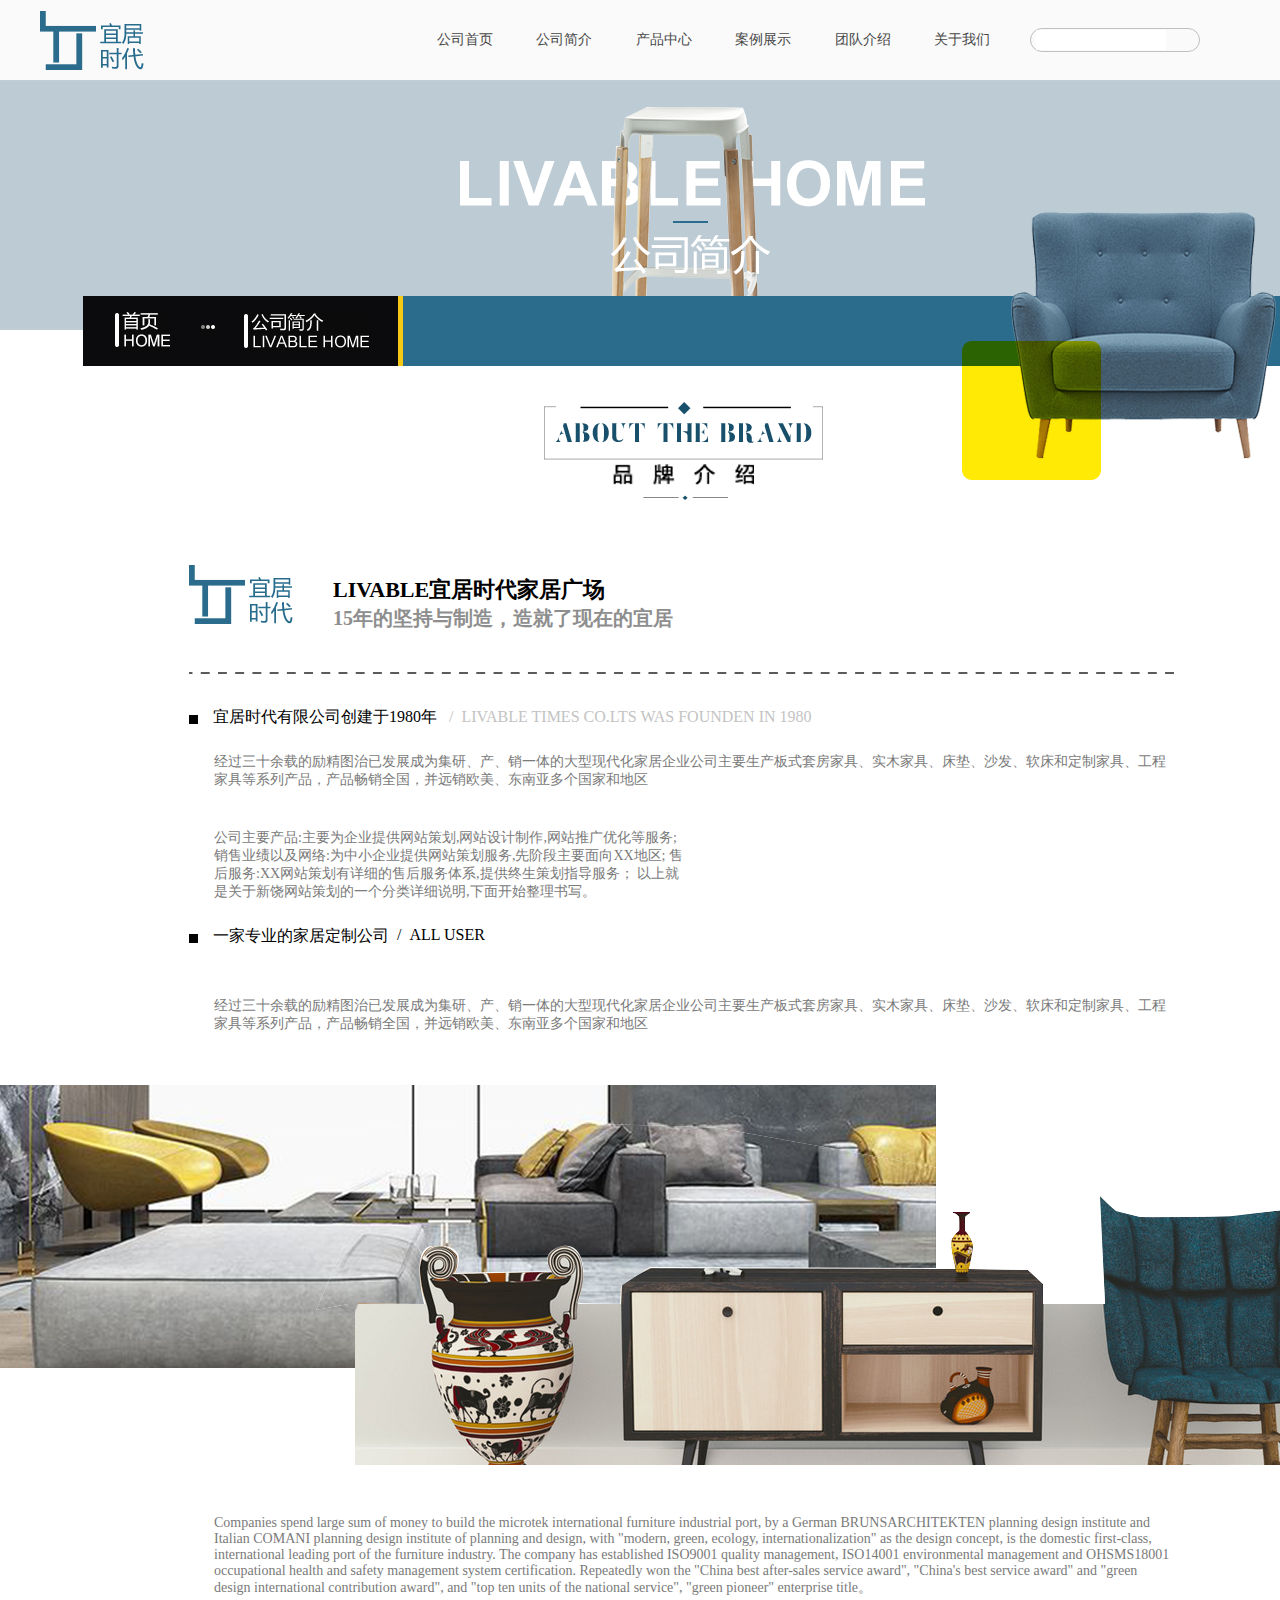
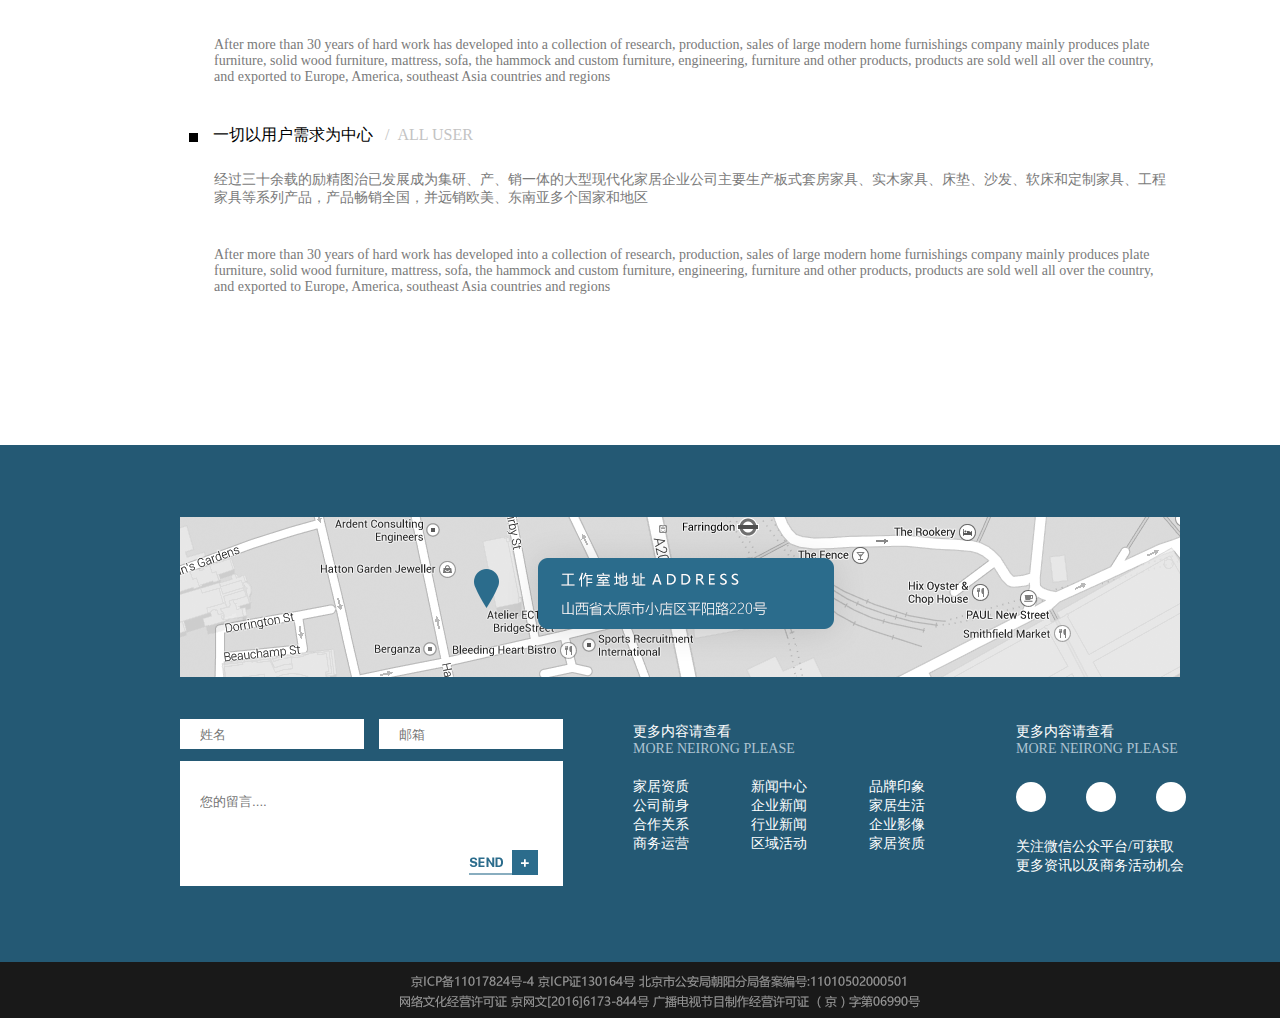
<file: 7/公司简介.html>
<!DOCTYPE html>
<html lang="en">
<head>
	<meta charset="UTF-8">
	<title>公司简介</title>
	<link rel="stylesheet" href="css/public.css">
	<link rel="stylesheet" href="css/gongsijianjie.css">
	<link rel="stylesheet" href="css/yiju.css">

</head>
<body>
	<!-- 头部开始 -->
	<div class="head">
		<div class="head_kuang">
			<div class="head_left">
				<img class="head_left1" src="img/logo.png" alt="">
				<img src="img/宜居 时代.png" alt="" class="head_left2">
			</div>
			<div class="head_right">
				<span>公司首页</span>
				<span>公司简介</span>
				<span>产品中心</span>
				<span>案例展示</span>
				<span>团队介绍</span>
				<span>关于我们</span>
                <div class="head_rightser">
                	<input type="text">
                </div>
			</div>
		</div>
	</div>
	<!-- 头部结束 -->
	<!-- banner开始 -->
	<div class="gongsi_banner">
		<img src="img/bannergongsi.png" alt="">
		<a href="" class="gongsi_banner1"><img src="img/home.png" alt=""></a>
		<a href="" class="gongsi_banner2"><img src="img/....png" alt=""></a>
		<div class="gongsi_banner3"><img src="img/gongsijianjie.png" alt=""></div>
	</div>
	<!-- banner结束 -->
	<!-- 内容开始 -->
	<div class="gong_neirong">
		<div class="gong_neirongtop">
			<div class="head_left">
				<img  src="img/logo.png" alt="">
				<img src="img/宜居 时代.png" alt="" >
			</div>
			<div class="gong_neirongtop2">LIVABLE宜居时代家居广场</div>
			<div class="gong_neirongtop3">15年的坚持与制造，造就了现在的宜居</div>
			<div class="gong_neirongtop4"><img src="img/hengixan_03.png" alt=""></div>
			<div class="gong_neirongtop5">
				<div class="gong_neirongtop5_fangkuai"></div>
				<span class="gong_neirongtop5_wen1">宜居时代有限公司创建于1980年</span>
				<span class="gong_neirongtop5_wen2">&nbsp;&nbsp;/&nbsp;&nbsp;LIVABLE TIMES CO.LTS WAS FOUNDEN IN 1980</span>
			</div>
			<div class="gong_neirongtop6">
				<p class="gong_neirongtop6p1">经过三十余载的励精图治已发展成为集研、产、销一体的大型现代化家居企业公司主要生产板式套房家具、实木家具、床垫、沙发、软床和定制家具、工程家具等系列产品，产品畅销全国，并远销欧美、东南亚多个国家和地区</p>	
				<p class="gong_neirongtop6p2">公司主要产品:主要为企业提供网站策划,网站设计制作,网站推广优化等服务;
				销售业绩以及网络:为中小企业提供网站策划服务,先阶段主要面向XX地区;
				售后服务:XX网站策划有详细的售后服务体系,提供终生策划指导服务；
				以上就是关于新饶网站策划的一个分类详细说明,下面开始整理书写。</p>									
			</div>
			<div class="gong_neirongtop5">
				<div class="gong_neirongtop5_fangkuai"></div>
				<span class="gong_neirongtop5 wen1">一家专业的家居定制公司</span>
				<span class="gong_neirongtop5 wen2">&nbsp;&nbsp;/&nbsp;&nbsp;ALL USER</span>
			</div>
			<div class="gong_neirongtop6">
				<p class="gong_neirongtop6p1">经过三十余载的励精图治已发展成为集研、产、销一体的大型现代化家居企业公司主要生产板式套房家具、实木家具、床垫、沙发、软床和定制家具、工程家具等系列产品，产品畅销全国，并远销欧美、东南亚多个国家和地区</p>	
			</div>
		</div>
		<div class="gong_neirongmin"><img src="img/gongtu_02.png" alt=""></div>
		<div class="gong_neirongbot">
			<p class="gong_neirongbot1">Companies spend large sum of money to build the microtek international furniture industrial port, by a German BRUNSARCHITEKTEN planning design institute and Italian COMANI planning design institute of planning and design, with "modern, green, ecology, internationalization" as the design concept, is the domestic first-class, international leading port of the furniture industry. The company has established ISO9001 quality management, ISO14001 environmental management and OHSMS18001 occupational health and safety management system certification. Repeatedly won the "China best after-sales service award", "China's best service award" and "green design international contribution award", and "top ten units of the national service", "green pioneer" enterprise title。</p>
			<p class="gong_neirongbot1">After more than 30 years of hard work has developed into a collection of research, production, sales of large modern home furnishings company mainly produces plate furniture, solid wood furniture, mattress, sofa, the hammock and custom furniture, engineering, furniture and other products, products are sold well all over the country, and exported to Europe, America, southeast Asia countries and regions</p>	
			<div class="gong_neirongtop5">
				<div class="gong_neirongtop5_fangkuai"></div>
				<span class="gong_neirongtop5_wen1">一切以用户需求为中心</span>
				<span class="gong_neirongtop5_wen2">&nbsp;&nbsp;/&nbsp;&nbsp;ALL USER</span>
			</div>	
			<div class="gong_neirongtop6">
				<p class="gong_neirongtop6p1">经过三十余载的励精图治已发展成为集研、产、销一体的大型现代化家居企业公司主要生产板式套房家具、实木家具、床垫、沙发、软床和定制家具、工程家具等系列产品，产品畅销全国，并远销欧美、东南亚多个国家和地区</p>
			</div>	
			<p class="gong_neirongbot1">After more than 30 years of hard work has developed into a collection of research, production, sales of large modern home furnishings company mainly produces plate furniture, solid wood furniture, mattress, sofa, the hammock and custom furniture, engineering, furniture and other products, products are sold well all over the country, and exported to Europe, America, southeast Asia countries and regions</p>		
		</div>
	</div>
	<!-- 内容结束 -->
	<!-- foot开始 -->
	<div class="foot">
		<img src="img/map.png" alt="">
		<div class="foot_left">
			<div class="foot_left1">
				<input type="text" placeholder="姓名">
			</div>
			<div class="foot_left2">
				<input type="text" placeholder="邮箱">
			</div>
			<div class="foot_left3">
				<input type="text" placeholder="您的留言....">
				<img src="img/send.png" alt="" class="foot_leftsend">
			</div>
		</div>
		<div class="foot_min">
			<span class="foot_min1">更多内容请查看</span>
			<span class="foot_min2">MORE NEIRONG PLEASE</span>
			<div class="foot_minb">
				<a href="" class="foot_minb1">家居资质</a>
				<span class="foot_minb2">新闻中心</span>
				<span class="foot_minb1">品牌印象</span>
				<span class="foot_minb1">公司前身</span>
				<span class="foot_minb2">企业新闻</span>
				<span class="foot_minb1">家居生活</span>
				<span class="foot_minb1">合作关系</span>
				<span class="foot_minb2">行业新闻</span>
				<span class="foot_minb1">企业影像</span>
				<span class="foot_minb1">商务运营</span>
				<span class="foot_minb2">区域活动</span>
				<span class="foot_minb1">家居资质</span>
			</div>
		</div>
		<div class="foot_right">
				<span class="foot_min1">更多内容请查看</span>
			    <span class="foot_min2">MORE NEIRONG PLEASE</span>
			    <div class="foot_rightlo1"></div>
			    <div class="foot_rightlo2"></div>
			    <div class="foot_rightlo1"></div>
				<span class="foot_min1">关注微信公众平台/可获取更多资讯以及商务活动机会</span>

		</div>
	</div>
	<div class="banquan"><img src="img/foot.png" alt=""></div>
	<!-- foot结束 -->
</body>
</html>
</file>
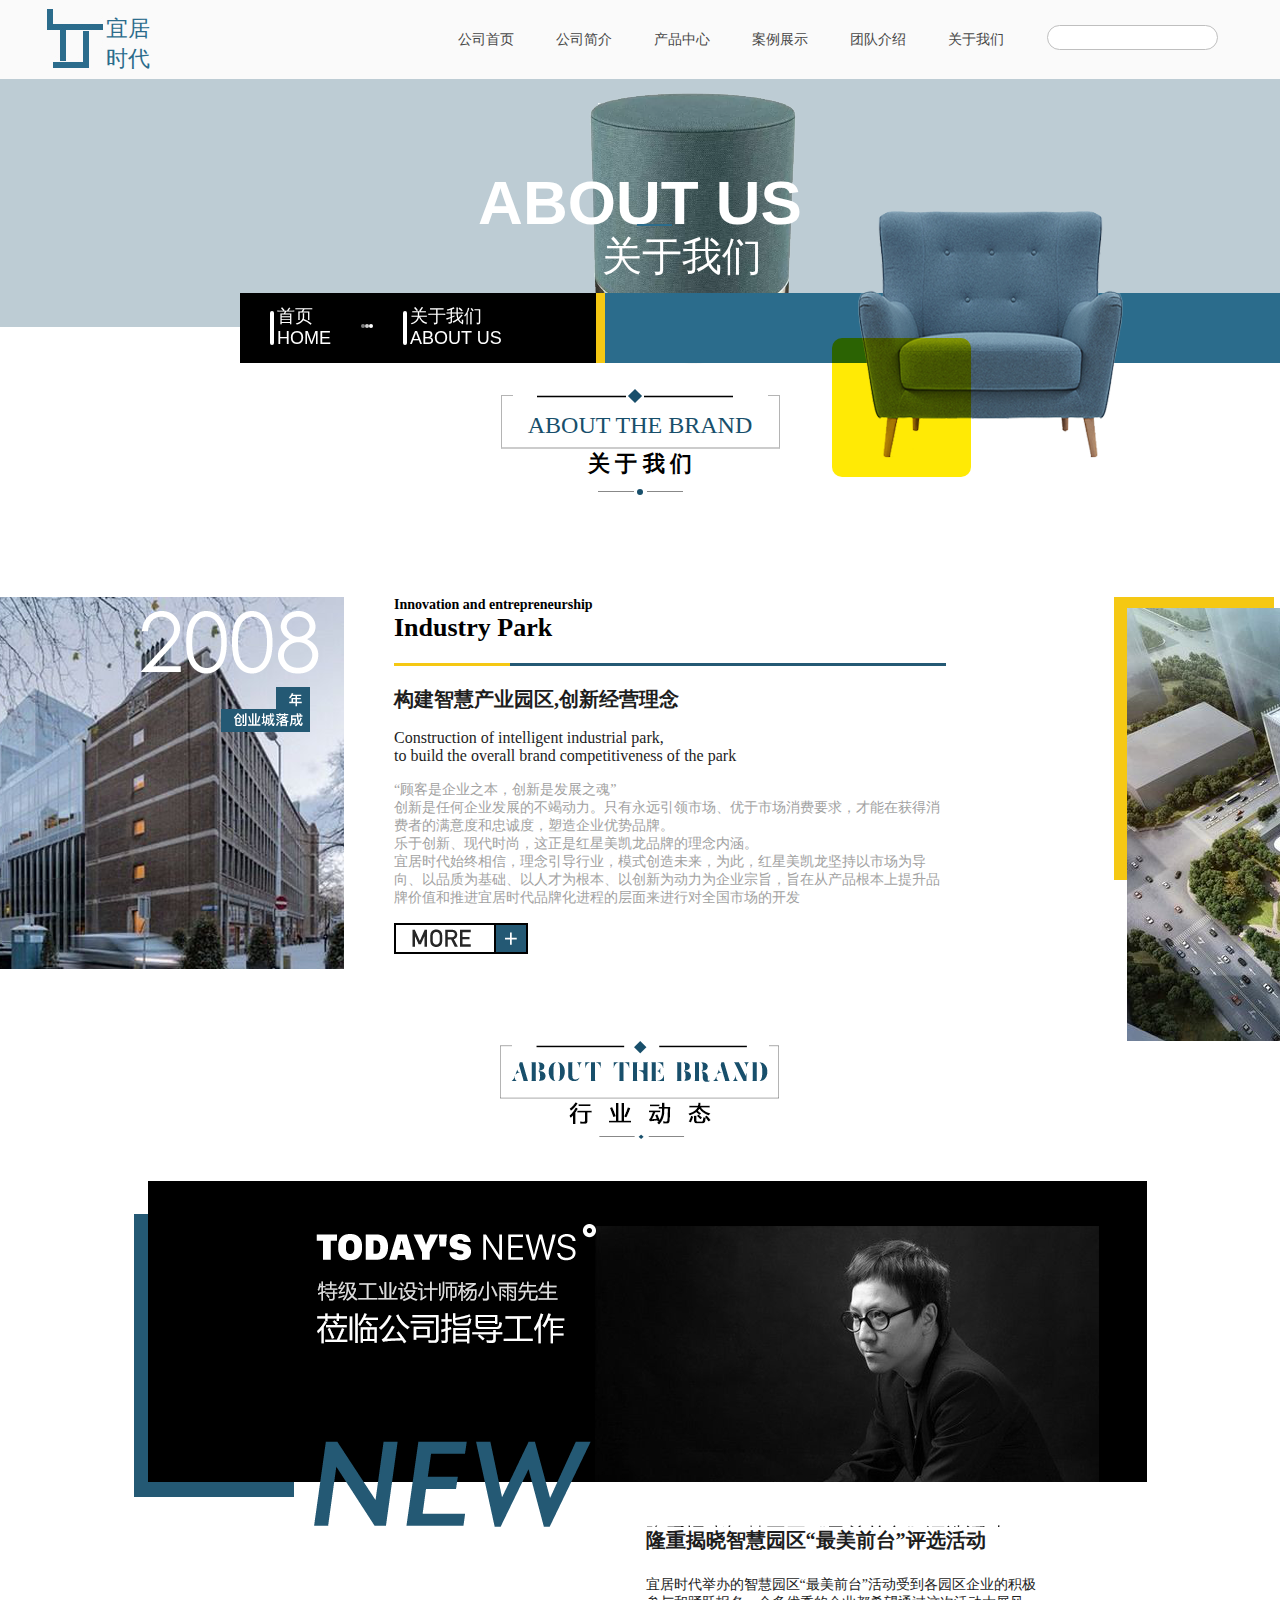
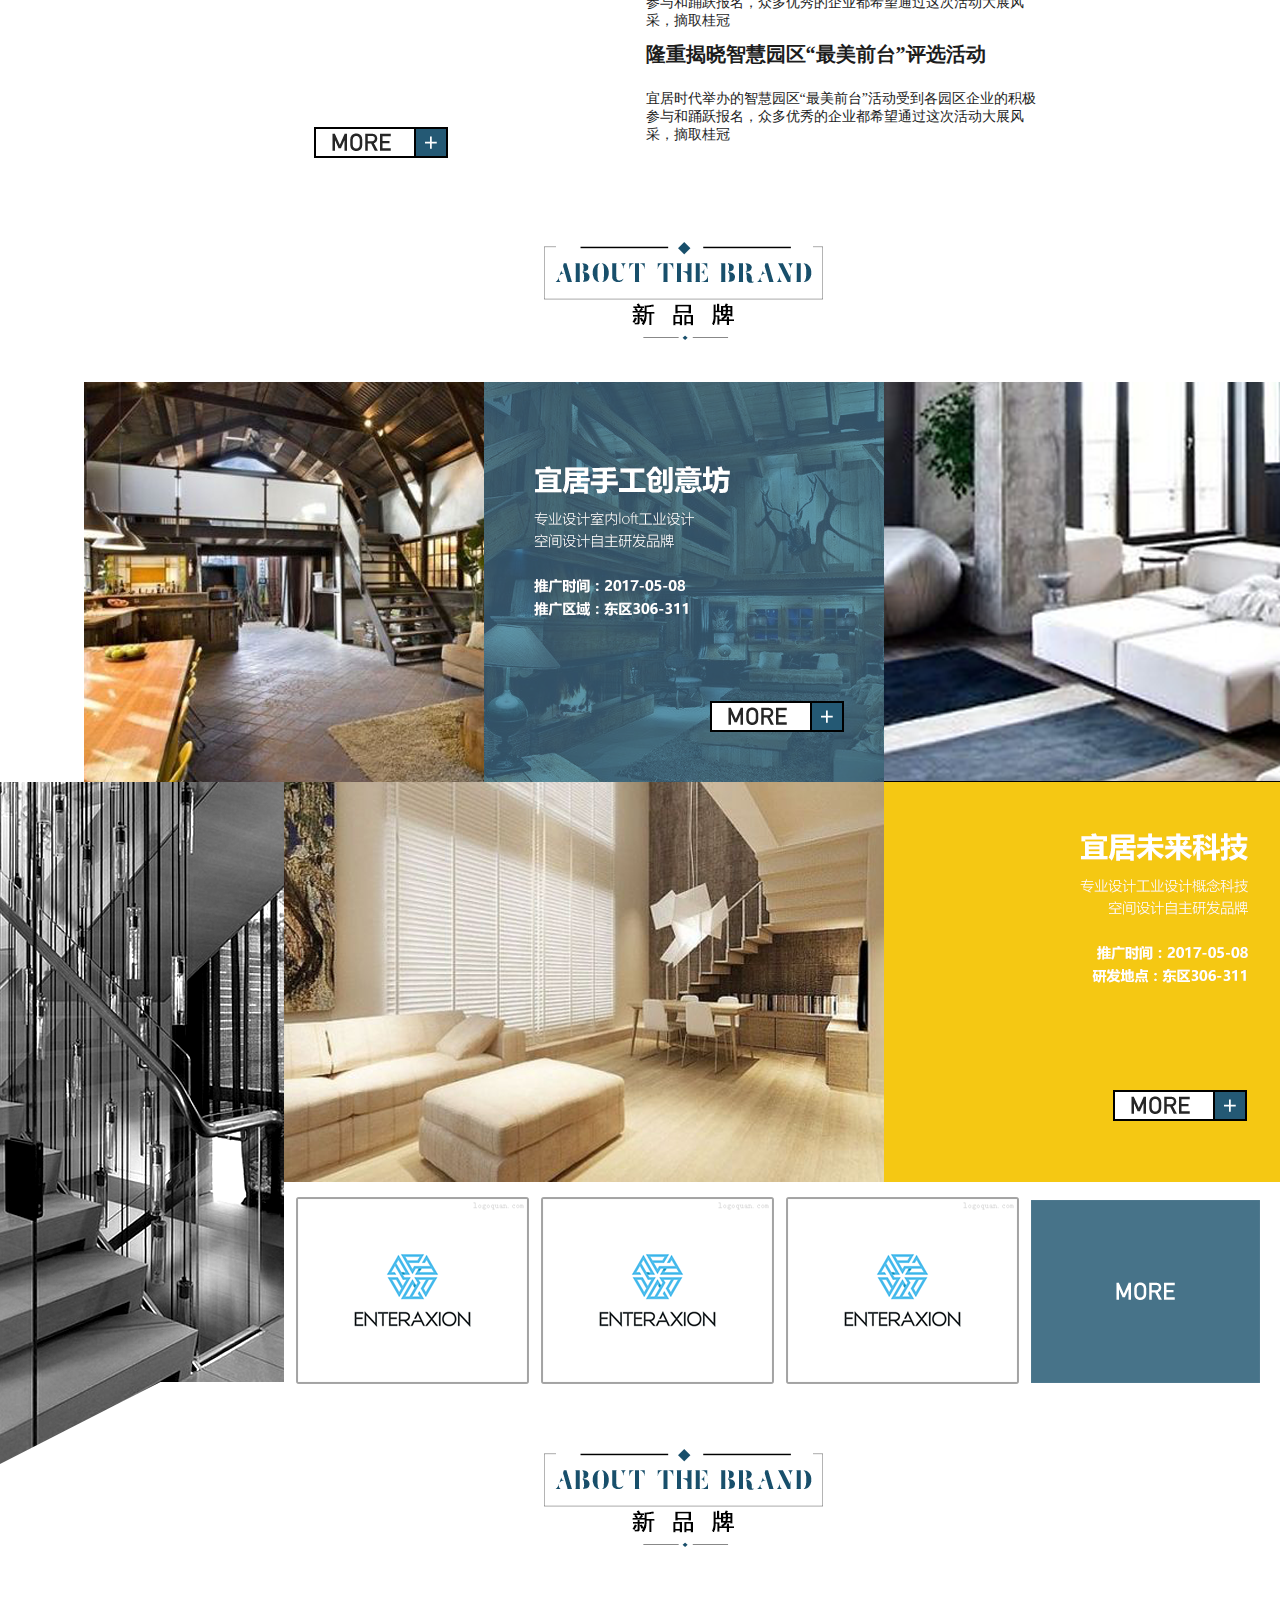
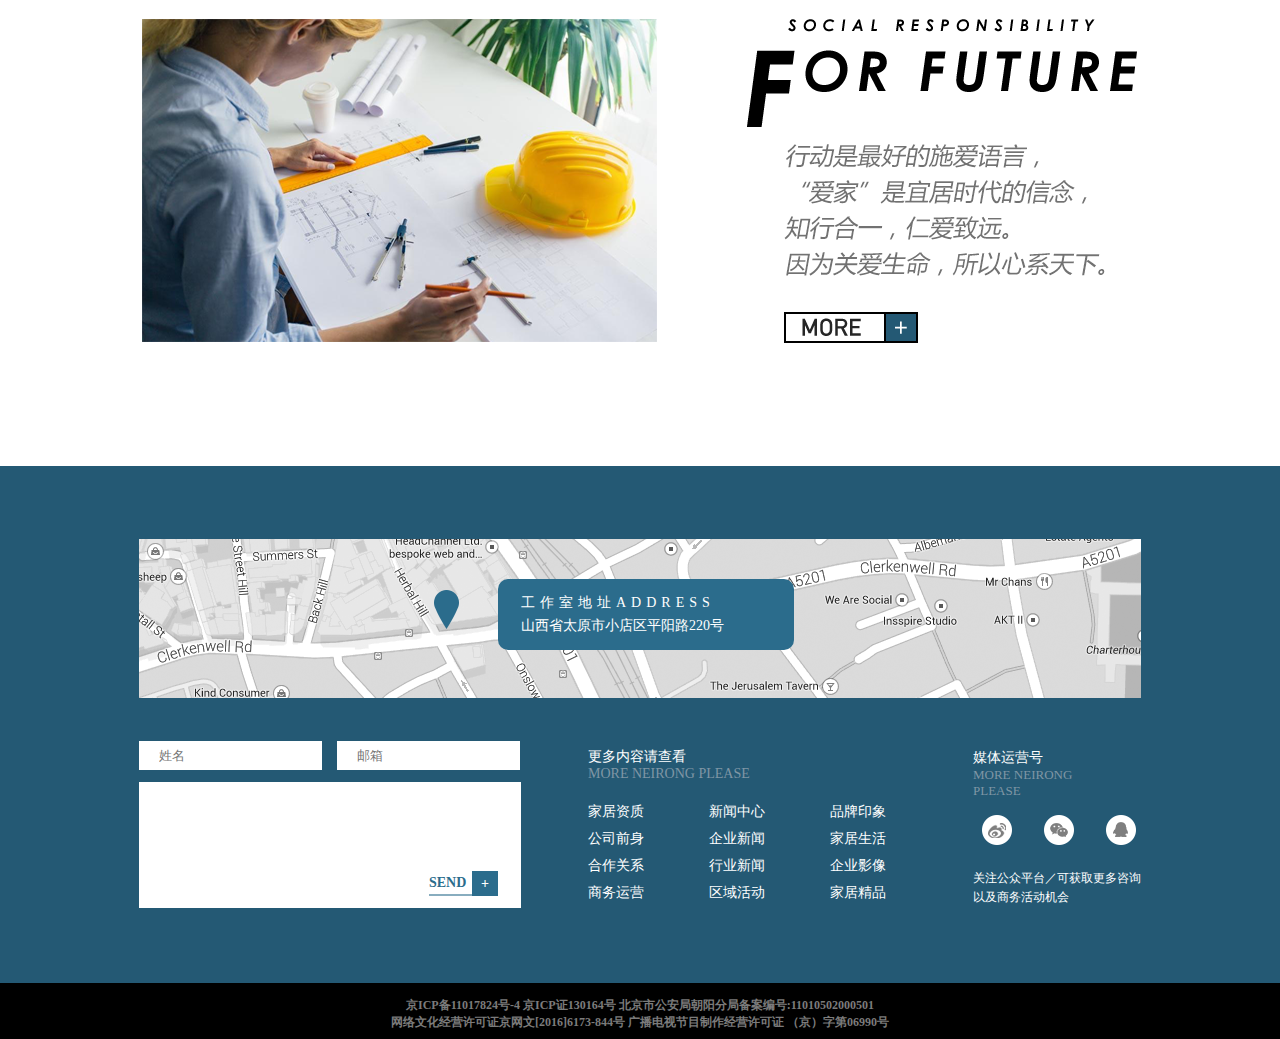
<file: 7/关于我们.html>
<!DOCTYPE html>
<html lang="en">
<head>
	<meta charset="UTF-8">
	<title>关于我们</title>
	<link rel="stylesheet" href="css/public.css">
	<link rel="stylesheet" href="css/gongsijianjie.css">
	<!-- <link rel="stylesheet" href="css/yiju.css"> -->
	<link rel="stylesheet" href="css/关于我们.css">
	<link rel="stylesheet" href="css/案例展示.css">
</head>
<body>
	<!-- 头部开始 -->
	<div class="head">
		<div class="head_neikuan">
			<!-- 左半部分LOGO -->
			<div class="head_LOGO">
				<div class="logo_img"><img src="img/images/logo_03.png" alt=""></div>
				<h1>宜居<br>时代</h1>
			</div>
			<!-- 结束 -->
			<!-- 右半部分 -->
			<div class="head_title">
				<a href=""><span>公司首页</span></a>
				<a href=""><span>公司简介</span></a>
				<a href=""><span>产品中心</span></a>
				<a href=""><span>案例展示</span></a>
				<a href=""><span>团队介绍</span></a>
				<a href=""><span>关于我们</span></a>
				<input type="text" class="head_title_sousuo" style="outline: none;">
			</div>
			<!-- 右半边结束 -->
		</div>
	</div>
	<!-- 头部结束 -->
	<!-- banner开始 -->
	<section class="banner">
		<h2 class="aa11aa">ABOUT US</h2>
		<img src="img/images/GUANYUWM_dengdd.png" alt="" class="deng" id="guanyuwm_tupian">
		<div class="banner_anlishangmian"></div>
		<h1>关于我们</h1>
		<img src="img/images/shafa.png" alt="" class="shafa">
		<div class="banner_yuanjiaojuxing"></div>
		<div class="banner_shuoming">
			<div class="shuoming_zuo">
				<div class="shutiao"></div>
				<p>首页<br>HOME</p>
				<div class="sangedian">
					<div class="shuoming_yuan_1"></div>
					<div class="shuoming_yuan_2"></div>
					<div class="shuoming_yuan_3"></div>
				</div>
				<div class="shutiao"></div>
				<p>关于我们<br>ABOUT US</p>
			</div>
			<div class="shuoming_tiao"></div>
		</div>
	</section>
	<!-- banner结束 -->
	<main class="chenggonganli" id="tuanduijieshao">
		<div class="chenggonganli_title">
			<div class="chenggonganli_title_top1"></div>
			<div class="chenggonganli_title_top2"></div>
			<div class="chenggonganli_title_top3"></div>
			<div class="chenggonganli_title_top4"></div>
			<div class="chenggonganli_title_top5"></div>
			<p>ABOUT THE BRAND</p>
		</div>
		<p id="chenggonganli_title_small">关 于 我 们</p>
		<div class="chenggonganli_title_xiushi">
			<div class="chenggonganli_title_xiushi_xia1"></div>
			<div class="chenggonganli_title_xiushi_xia3"></div>
			<div class="chenggonganli_title_xiushi_xia2"></div>
		</div>
	</main>
	<!-- 企业文化开始 -->
	<div class="wenhua">
		<div class="wenhua_left"><img src="img/wenhua1_02.png" alt=""></div>
		<div class="wenhua_doc">
			<h2>Innovation and entrepreneurship </h2>
			<h1>Industry Park</h1>
			<div class="wenhua_xian"><img src="img/wenhuaxian_05.png" alt=""></div>
			<h3>构建智慧产业园区,创新经营理念</h3>
			<p class="wenhua_docp">Construction of intelligent industrial park, <br>
			to build the overall brand competitiveness of the park</p>
			<p class="wenhua_docp2">“顾客是企业之本，创新是发展之魂”<br>
			创新是任何企业发展的不竭动力。只有永远引领市场、优于市场消费要求，才能在获得消费者的满意度和忠诚度，塑造企业优势品牌。<br>
			乐于创新、现代时尚，这正是红星美凯龙品牌的理念内涵。<br>
			宜居时代始终相信，理念引导行业，模式创造未来，为此，红星美凯龙坚持以市场为导向、以品质为基础、以人才为根本、以创新为动力为企业宗旨，旨在从产品根本上提升品牌价值和推进宜居时代品牌化进程的层面来进行对全国市场的开发</p>
			<div class="wenhua_more"><img src="img/wenhuamore_09.png" alt=""></div>
		</div>
		<div class="wenhua_right"><img src="img/wenhuaright_04.png" alt=""></div>
	</div>
	<!-- 企业文化结束 -->
	<!-- 行业动态开始 -->
	<div class="dongtai">
		<div class="dongtai_topic"><img src="img/dongtaitop_03.png" alt=""></div>
		<div class="dongtai_left"><img src="img/wenhuamore_09.png" alt=""></div>
		<div class="dongtai_right">
			<div class="dongtai_right1">
				<h1>隆重揭晓智慧园区“最美前台”评选活动</h1>
				<p>宜居时代举办的智慧园区“最美前台”活动受到各园区企业的积极参与和踊跃报名，众多优秀的企业都希望通过这次活动大展风采，摘取桂冠</p>
			</div>
			<div class="dongtai_right1">
				<h1>隆重揭晓智慧园区“最美前台”评选活动</h1>
				<p>宜居时代举办的智慧园区“最美前台”活动受到各园区企业的积极参与和踊跃报名，众多优秀的企业都希望通过这次活动大展风采，摘取桂冠</p>
			</div>
		</div>
	</div>
	<!-- 行业动态结束 -->
	<!-- 新品牌开始 -->
	<div class="newpro">
		<div class="newpro_topic"><img src="img/newpro_03.png" alt=""></div>
		<div class="newpro_pic1">
			<img src="img/newpic1_02.png" alt="">
			 <div class="new_more1"><img src="img/wenhuamore_09.png" alt=""></div>
		</div>
		<div class="newpro_pic2"><img src="img/newpic2_02.png" alt=""></div>
		<div class="newpro_pic3">
			<img src="img/newpic3_03.png" alt="">
			 <div class="new_more2"><img src="img/wenhuamore_09.png" alt=""></div>
		</div>
		<div class="newpro_pic4">
			<div class="newpro_pic4a"><img src="img/newpic4_03.png" alt=""></div>
			<div class="newpro_pic4a"><img src="img/newpic4_03.png" alt=""></div>
			<div class="newpro_pic4a"><img src="img/newpic4_03.png" alt=""></div>
			<div class="newpro_pic4b"><img src="img/newpic5_06.png" alt=""></div>
		</div>
		<div class="city_topic"><img src="img/newpro_03.png" alt=""></div>
	</div>
	<!-- 新品牌结束 -->
	<!-- 社会责任开始 -->
	<div class="city">
		<img src="img/city_03.png" alt="">
		<div class="city_more"><img src="img/wenhuamore_09.png" alt=""></div>
	</div>
	<!-- 社会责任结束 -->
	<!-- foot开始 -->
	<main class="foot">
		<div class="foot_content">
			<div class="foot_content_address">
				<img src="img/images/dibiao_03.png" alt="" class="dibiao">
				<div class="foot_content_address_xiangqing">
					<p class="foot_content_address_xiangqing_1">工作室地址ADDRESS</p>
					<p class="foot_content_address_xiangqing_2">
						山西省太原市小店区平阳路220号
					</p>
				</div>
			</div>
			<div class="foot_content_sendemail">
				<input type="text" placeholder="姓名" class="foot_content_email_name">
				<input type="email" placeholder="邮箱" class="foot_content_email_name foot_content_email_name_1">
				<textarea name="" id="" cols="30" rows="10" placeholder="您的留言..." class="foot_content_email_content">
				</textarea>
				<div class="foot_content_email_content_send">
					<a href=""><div class="foot_content_email_content_send_left">SEND</div></a>
					<a href=""><div class="foot_content_email_content_send_right">+</div></a>
				</div>
			</div>
			<div class="foot_content_more">
				<div class="foot_content_more_top">
					<p class="foot_content_more_top_cn">更多内容请查看</p>
					<p class="foot_content_more_top_en">MORE NEIRONG PLEASE</p>
				</div>
				<div class="foot_content_more_bottom">
					<ul class="foot_content_more_bottom_list">
						<li><a href="">家居资质</a></li>
						<li><a href="">新闻中心</a></li>
						<li><a href="">品牌印象</a></li>
					</ul>
					<ul class="foot_content_more_bottom_list foot_content_more_bottom_list_1">
						<li><a href="">公司前身</a></li>
						<li><a href="">企业新闻</a></li>
						<li><a href="">家居生活</a></li>
					</ul>
					<ul class="foot_content_more_bottom_list foot_content_more_bottom_list_1">
						<li><a href="">合作关系</a></li>
						<li><a href="">行业新闻</a></li>
						<li><a href="">企业影像</a></li>
					</ul>
					<ul class="foot_content_more_bottom_list foot_content_more_bottom_list_1">
						<li><a href="">商务运营</a></li>
						<li><a href="">区域活动</a></li>
						<li><a href="">家居精品</a></li>
					</ul>
				</div>
			</div>
			<div class="foot_content_meitiyunying">
				<div class="foot_content_meitiyunying_top">
					<p class="foot_content_meitiyunying_top_name1">媒体运营号</p>
					<p class="foot_content_meitiyunying_top_name2">MORE NEIRONG PLEASE</p>
				</div>
				<div class="foot_content_meitiyunying_mid">
					<img src="img/images/weibo.png" alt="" class="weibo">
					<img src="img/images/weixin.png" alt="" class="weixin">
					<img src="img/images/QQ.png" alt="" class="qq">
				</div>
				<div class="foot_content_meitiyunying_bottom">
					<span>关注公众平台／可获取更多咨询以及商务活动机会</span>
				</div>
			</div>
		</div>
	</main>
	<!-- 底部栏1结束 -->
	<!-- 底部栏2 -->
	<div class="foot_2">
		<span>京ICP备11017824号-4 京ICP证130164号 北京市公安局朝阳分局备案编号:11010502000501<br>网络文化经营许可证京网文[2016]6173-844号 广播电视节目制作经营许可证 （京）字第06990号</span>
	</div>
	<!-- foot结束 -->
	
</body>
</html>
</file>
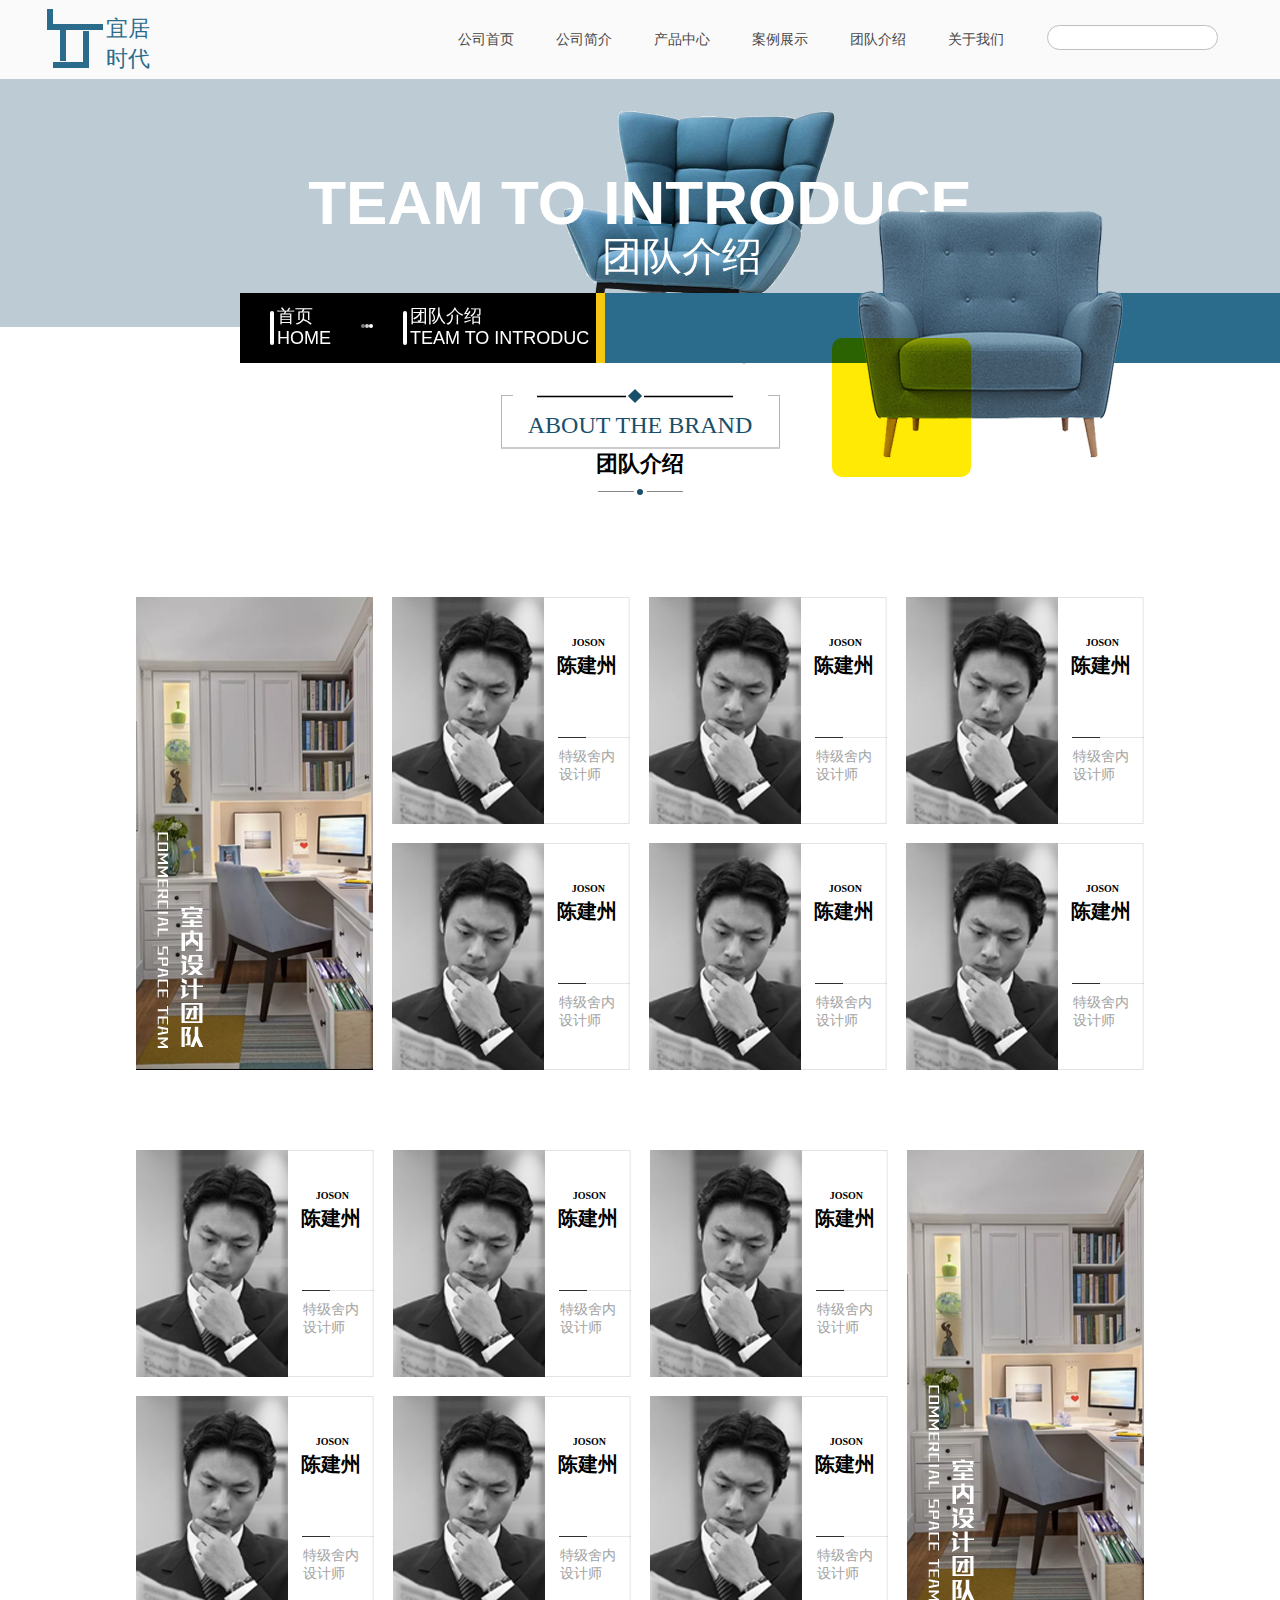
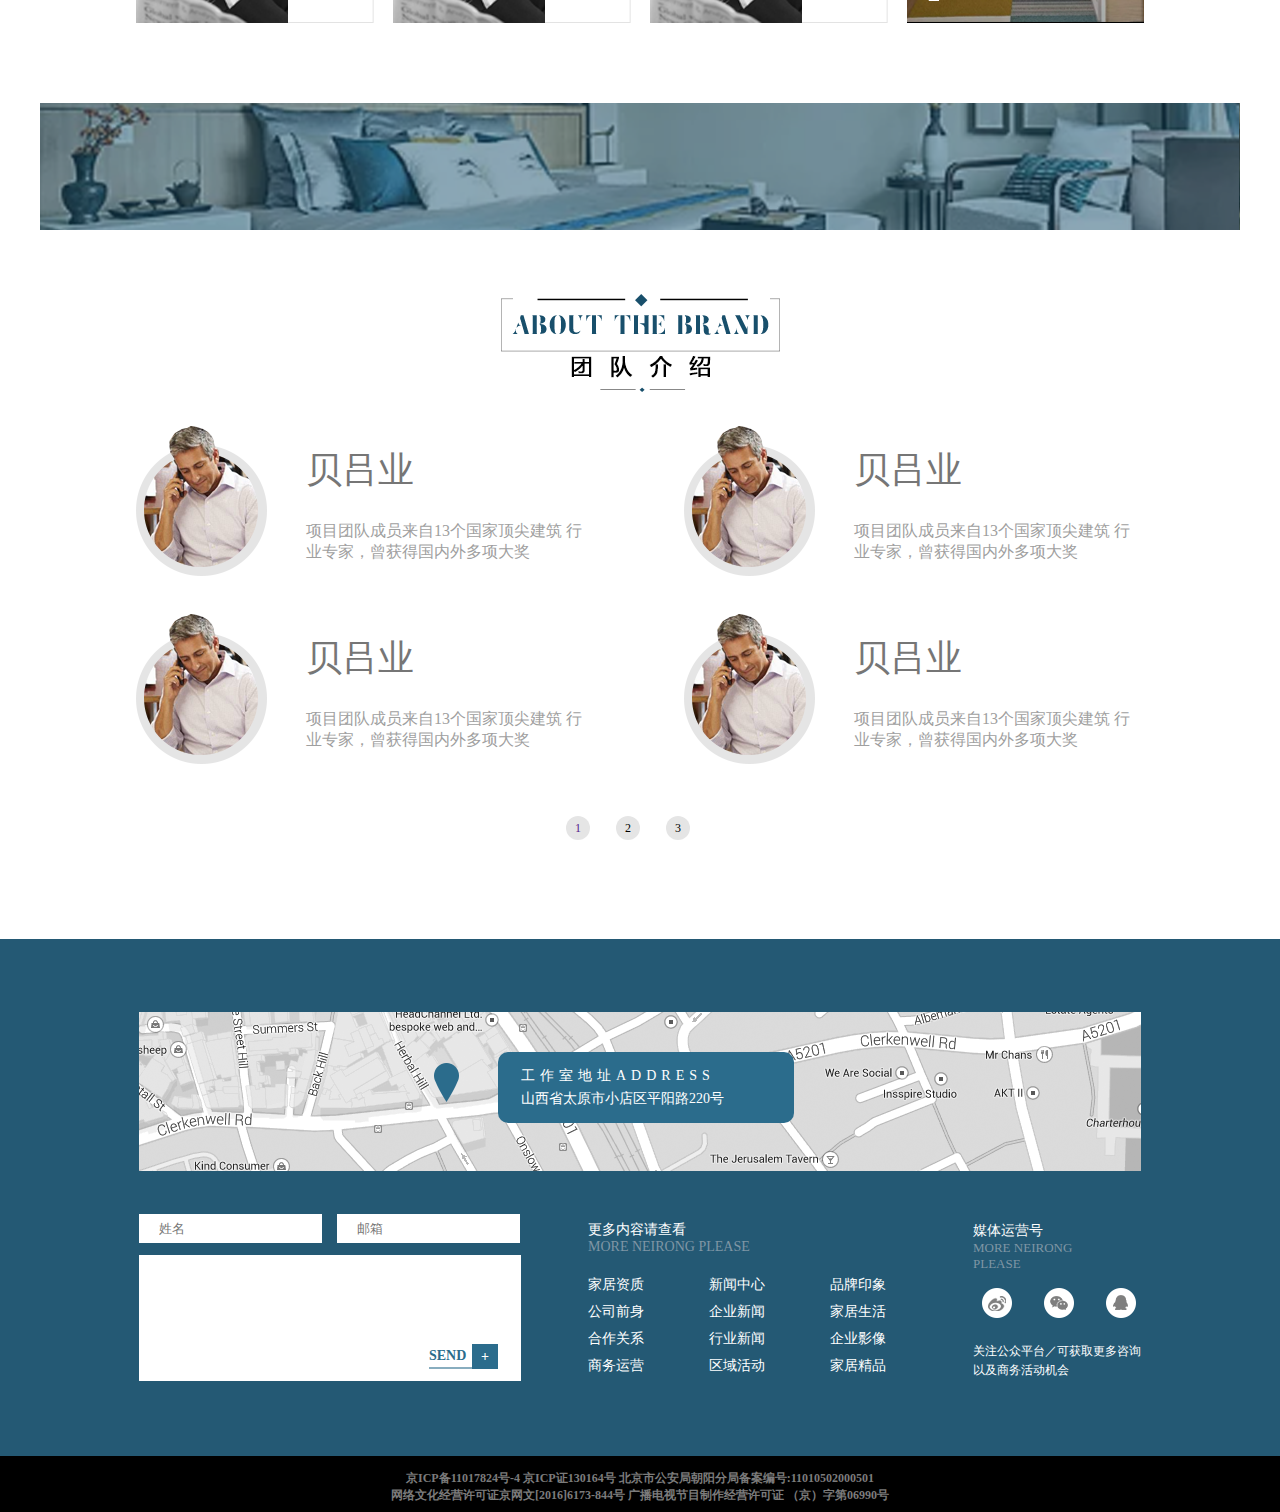
<file: 7/团队介绍.html>
<!DOCTYPE html>
<html lang="en">
<head>
	<meta charset="UTF-8">
	<title>团队介绍</title>
	<link rel="stylesheet" href="css/public.css">
	<link rel="stylesheet" href="css/案例展示.css">
	<link rel="stylesheet" href="css/团队介绍.css">
	<link rel="stylesheet" href="css/gongsijianjie.css">
<!-- 	<link rel="stylesheet" href="css/yiju.css"> -->
	
</head>
<body>
	<!-- 头部开始 -->
	<div class="head">
		<div class="head_neikuan">
			<!-- 左半部分LOGO -->
			<div class="head_LOGO">
				<div class="logo_img"><img src="img/images/logo_03.png" alt=""></div>
				<h1>宜居<br>时代</h1>
			</div>
			<!-- 结束 -->
			<!-- 右半部分 -->
			<div class="head_title">
				<a href=""><span>公司首页</span></a>
				<a href=""><span>公司简介</span></a>
				<a href=""><span>产品中心</span></a>
				<a href=""><span>案例展示</span></a>
				<a href=""><span>团队介绍</span></a>
				<a href=""><span>关于我们</span></a>
				<input type="text" class="head_title_sousuo" style="outline: none;">
			</div>
			<!-- 右半边结束 -->
		</div>
	</div>
	<!-- 头部结束 -->
		<!-- banner开始 -->
	<section class="banner">
		<h2 class="aa11aa">TEAM TO INTRODUCE</h2>
		<img src="img/images/tuanduijianzhe_shafa.png" alt="" id="shafatupian">
		<div class="banner_anlishangmian"></div>
		<h1>团队介绍</h1>
		<img src="img/images/shafa.png" alt="" class="shafa">
		<div class="banner_yuanjiaojuxing"></div>
		<div class="banner_shuoming">
			<div class="shuoming_zuo">
				<div class="shutiao"></div>
				<p>首页<br>HOME</p>
				<div class="sangedian">
					<div class="shuoming_yuan_1"></div>
					<div class="shuoming_yuan_2"></div>
					<div class="shuoming_yuan_3"></div>
				</div>
				<div class="shutiao"></div>
				<p>团队介绍<br>TEAM TO INTRODUC</p>
			</div>
			<div class="shuoming_tiao"></div>
		</div>
	</section>
	<!-- banner结束 -->
	<!-- 成功案例 -->
	<main class="chenggonganli" id="tuanduijieshao">
		<div class="chenggonganli_title">
			<div class="chenggonganli_title_top1"></div>
			<div class="chenggonganli_title_top2"></div>
			<div class="chenggonganli_title_top3"></div>
			<div class="chenggonganli_title_top4"></div>
			<div class="chenggonganli_title_top5"></div>
			<p>ABOUT THE BRAND</p>
		</div>
		<p id="chenggonganli_title_small">团队介绍</p>
		<div class="chenggonganli_title_xiushi">
			<div class="chenggonganli_title_xiushi_xia1"></div>
			<div class="chenggonganli_title_xiushi_xia3"></div>
			<div class="chenggonganli_title_xiushi_xia2"></div>
		</div>
	</main>
	<!-- 成功案例结束 -->
	<!-- 团队开始 -->
	<div class="team1">
		<div class="team_left"><img src="img/team_03.png" alt=""></div>
		<div class="team_right">
			<img src="img/teambody_03.png" alt="">
			<h2>JOSON</h2>
			<h1>陈建州</h1>
			<span>特级舍内设计师</span>
		</div>
		<div class="team_right">
			<img src="img/teambody_03.png" alt="">
			<h2>JOSON</h2>
			<h1>陈建州</h1>
			<span>特级舍内设计师</span>
		</div>
		<div class="team_right">
			<img src="img/teambody_03.png" alt="">
			<h2>JOSON</h2>
			<h1>陈建州</h1>
			<span>特级舍内设计师</span>
		</div>
		<div class="team_right2">
			<img src="img/teambody_03.png" alt="">
			<h2>JOSON</h2>
			<h1>陈建州</h1>
			<span>特级舍内设计师</span>
		</div>
		<div class="team_right2">
			<img src="img/teambody_03.png" alt="">
			<h2>JOSON</h2>
			<h1>陈建州</h1>
			<span>特级舍内设计师</span>
		</div>
		<div class="team_right2">
			<img src="img/teambody_03.png" alt="">
			<h2>JOSON</h2>
			<h1>陈建州</h1>
			<span>特级舍内设计师</span>
		</div>
	</div>
	<div class="team1">
		<div class="team_leftf"><img src="img/team_03.png" alt=""></div>

		<div class="team_rightf">
			<img src="img/teambody_03.png" alt="">
			<h2>JOSON</h2>
			<h1>陈建州</h1>
			<span>特级舍内设计师</span>
		</div>
		<div class="team_rightf">
			<img src="img/teambody_03.png" alt="">
			<h2>JOSON</h2>
			<h1>陈建州</h1>
			<span>特级舍内设计师</span>
		</div>
		<div class="team_rightf">
			<img src="img/teambody_03.png" alt="">
			<h2>JOSON</h2>
			<h1>陈建州</h1>
			<span>特级舍内设计师</span>
		</div>
		<div class="team_rightf2">
			<img src="img/teambody_03.png" alt="">
			<h2>JOSON</h2>
			<h1>陈建州</h1>
			<span>特级舍内设计师</span>
		</div>
		<div class="team_rightf2">
			<img src="img/teambody_03.png" alt="">
			<h2>JOSON</h2>
			<h1>陈建州</h1>
			<span>特级舍内设计师</span>
		</div>
		<div class="team_rightf2">
			<img src="img/teambody_03.png" alt="">
			<h2>JOSON</h2>
			<h1>陈建州</h1>
			<span>特级舍内设计师</span>
		</div>
	</div>
	<div class="team_min"><img src="img/teammin_07.png" alt=""></div>
	<div class="team_bot">
		<div class="team_bottopic"><img src="img/teamtopic_07.png" alt=""></div>
		<div class="team_man">
			<img src="img/teamman_03.png" alt="">
			<span>贝吕业</span>
			<p>项目团队成员来自13个国家顶尖建筑
			行业专家，曾获得国内外多项大奖</p>
		</div>
		<div class="team_man2">
			<img src="img/teamman_03.png" alt="">
			<span>贝吕业</span>
			<p>项目团队成员来自13个国家顶尖建筑
			行业专家，曾获得国内外多项大奖</p>
		</div>
		<div class="team_man">
			<img src="img/teamman_03.png" alt="">
			<span>贝吕业</span>
			<p>项目团队成员来自13个国家顶尖建筑
			行业专家，曾获得国内外多项大奖</p>
		</div>
		<div class="team_man2">
			<img src="img/teamman_03.png" alt="">
			<span>贝吕业</span>
			<p>项目团队成员来自13个国家顶尖建筑
			行业专家，曾获得国内外多项大奖</p>
		</div>
		<div class="yema">
				<a href="" class="yema_num">1</a>
				<div class="yema_num">2</div>
				<div class="yema_num">3</div>
			</div>
	</div>
	<!-- 团队结束 -->
	<!-- 底部栏 -->
	<main class="foot">
		<div class="foot_content">
			<div class="foot_content_address">
				<img src="img/images/dibiao_03.png" alt="" class="dibiao">
				<div class="foot_content_address_xiangqing">
					<p class="foot_content_address_xiangqing_1">工作室地址ADDRESS</p>
					<p class="foot_content_address_xiangqing_2">
						山西省太原市小店区平阳路220号
					</p>
				</div>
			</div>
			<div class="foot_content_sendemail">
				<input type="text" placeholder="姓名" class="foot_content_email_name">
				<input type="email" placeholder="邮箱" class="foot_content_email_name foot_content_email_name_1">
				<textarea name="" id="" cols="30" rows="10" placeholder="您的留言..." class="foot_content_email_content">
				</textarea>
				<div class="foot_content_email_content_send">
					<a href=""><div class="foot_content_email_content_send_left">SEND</div></a>
					<a href=""><div class="foot_content_email_content_send_right">+</div></a>
				</div>
			</div>
			<div class="foot_content_more">
				<div class="foot_content_more_top">
					<p class="foot_content_more_top_cn">更多内容请查看</p>
					<p class="foot_content_more_top_en">MORE NEIRONG PLEASE</p>
				</div>
				<div class="foot_content_more_bottom">
					<ul class="foot_content_more_bottom_list">
						<li><a href="">家居资质</a></li>
						<li><a href="">新闻中心</a></li>
						<li><a href="">品牌印象</a></li>
					</ul>
					<ul class="foot_content_more_bottom_list foot_content_more_bottom_list_1">
						<li><a href="">公司前身</a></li>
						<li><a href="">企业新闻</a></li>
						<li><a href="">家居生活</a></li>
					</ul>
					<ul class="foot_content_more_bottom_list foot_content_more_bottom_list_1">
						<li><a href="">合作关系</a></li>
						<li><a href="">行业新闻</a></li>
						<li><a href="">企业影像</a></li>
					</ul>
					<ul class="foot_content_more_bottom_list foot_content_more_bottom_list_1">
						<li><a href="">商务运营</a></li>
						<li><a href="">区域活动</a></li>
						<li><a href="">家居精品</a></li>
					</ul>
				</div>
			</div>
			<div class="foot_content_meitiyunying">
				<div class="foot_content_meitiyunying_top">
					<p class="foot_content_meitiyunying_top_name1">媒体运营号</p>
					<p class="foot_content_meitiyunying_top_name2">MORE NEIRONG PLEASE</p>
				</div>
				<div class="foot_content_meitiyunying_mid">
					<img src="img/images/weibo.png" alt="" class="weibo">
					<img src="img/images/weixin.png" alt="" class="weixin">
					<img src="img/images/QQ.png" alt="" class="qq">
				</div>
				<div class="foot_content_meitiyunying_bottom">
					<span>关注公众平台／可获取更多咨询以及商务活动机会</span>
				</div>
			</div>
		</div>
	</main>
	<!-- 底部栏1结束 -->
	<!-- 底部栏2 -->
	<div class="foot_2">
		<span>京ICP备11017824号-4 京ICP证130164号 北京市公安局朝阳分局备案编号:11010502000501<br>网络文化经营许可证京网文[2016]6173-844号 广播电视节目制作经营许可证 （京）字第06990号</span>
	</div>
	
</body>
</html>
</file>
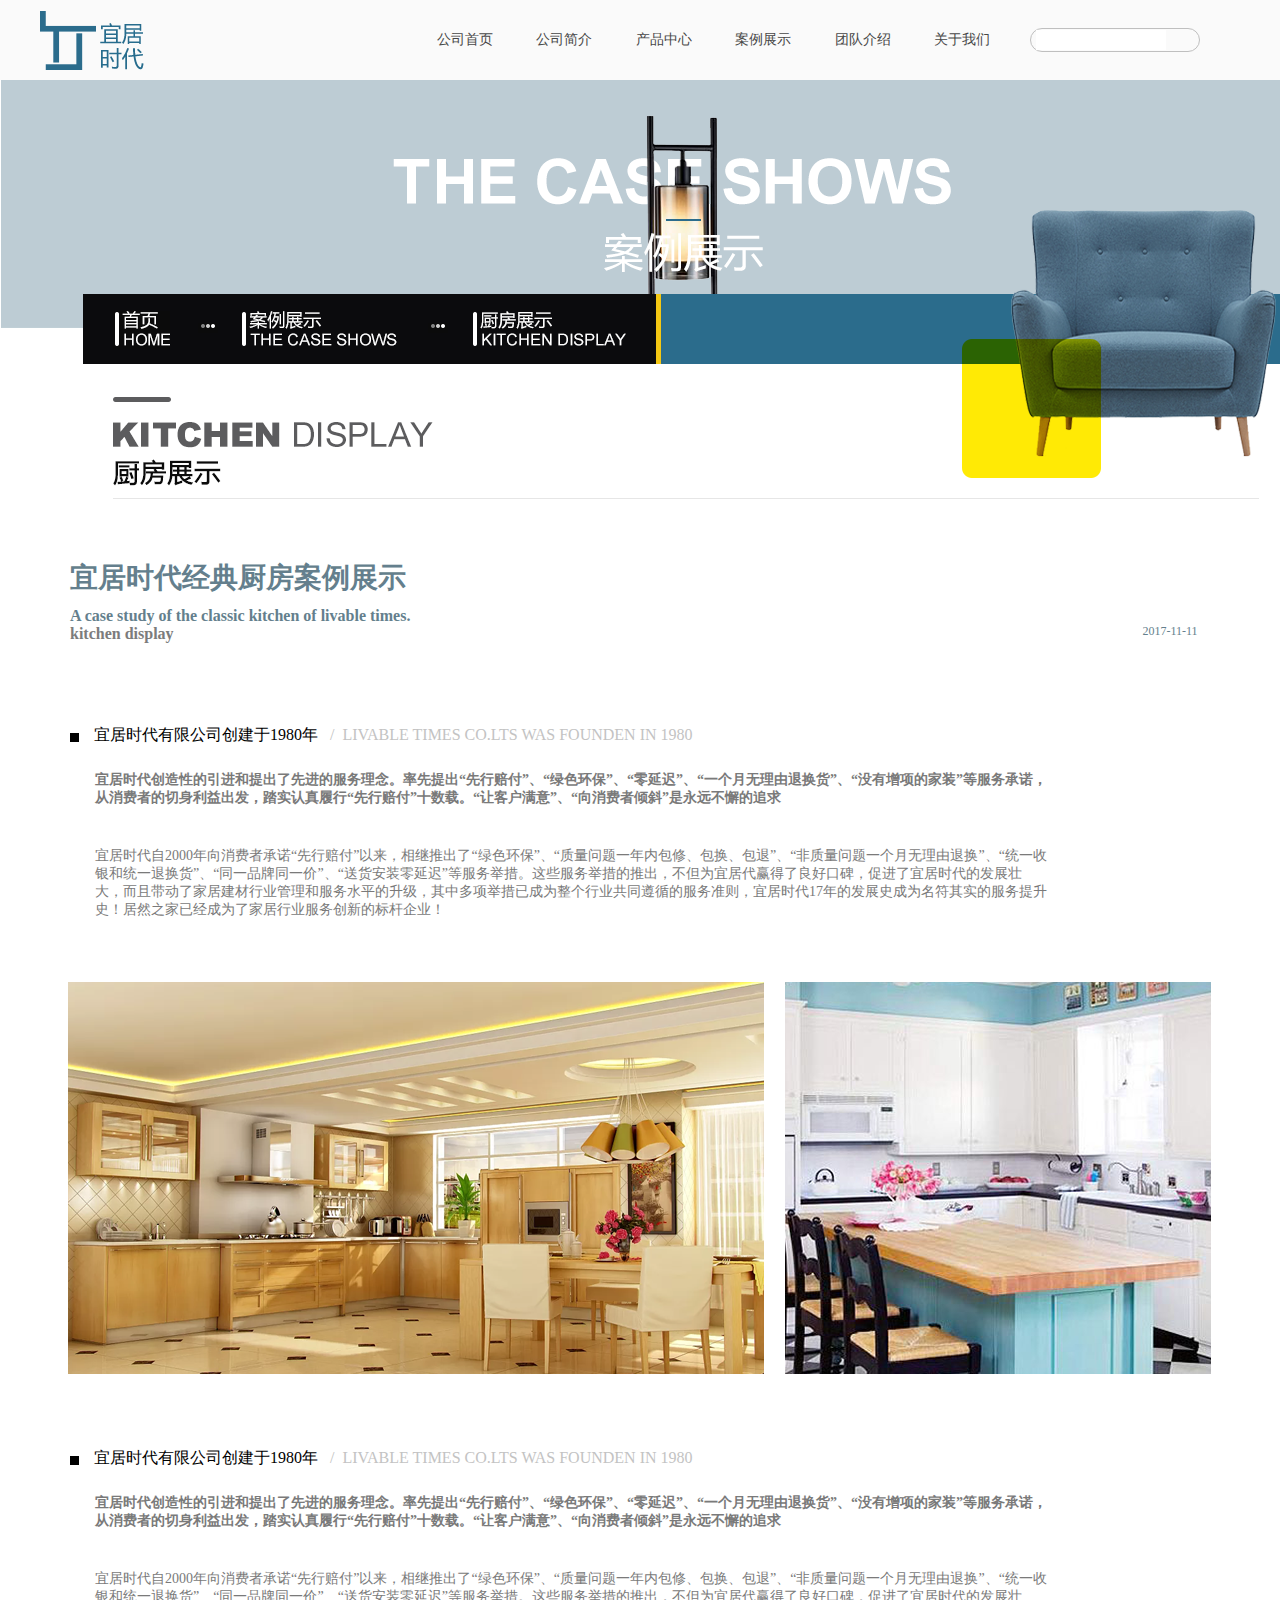
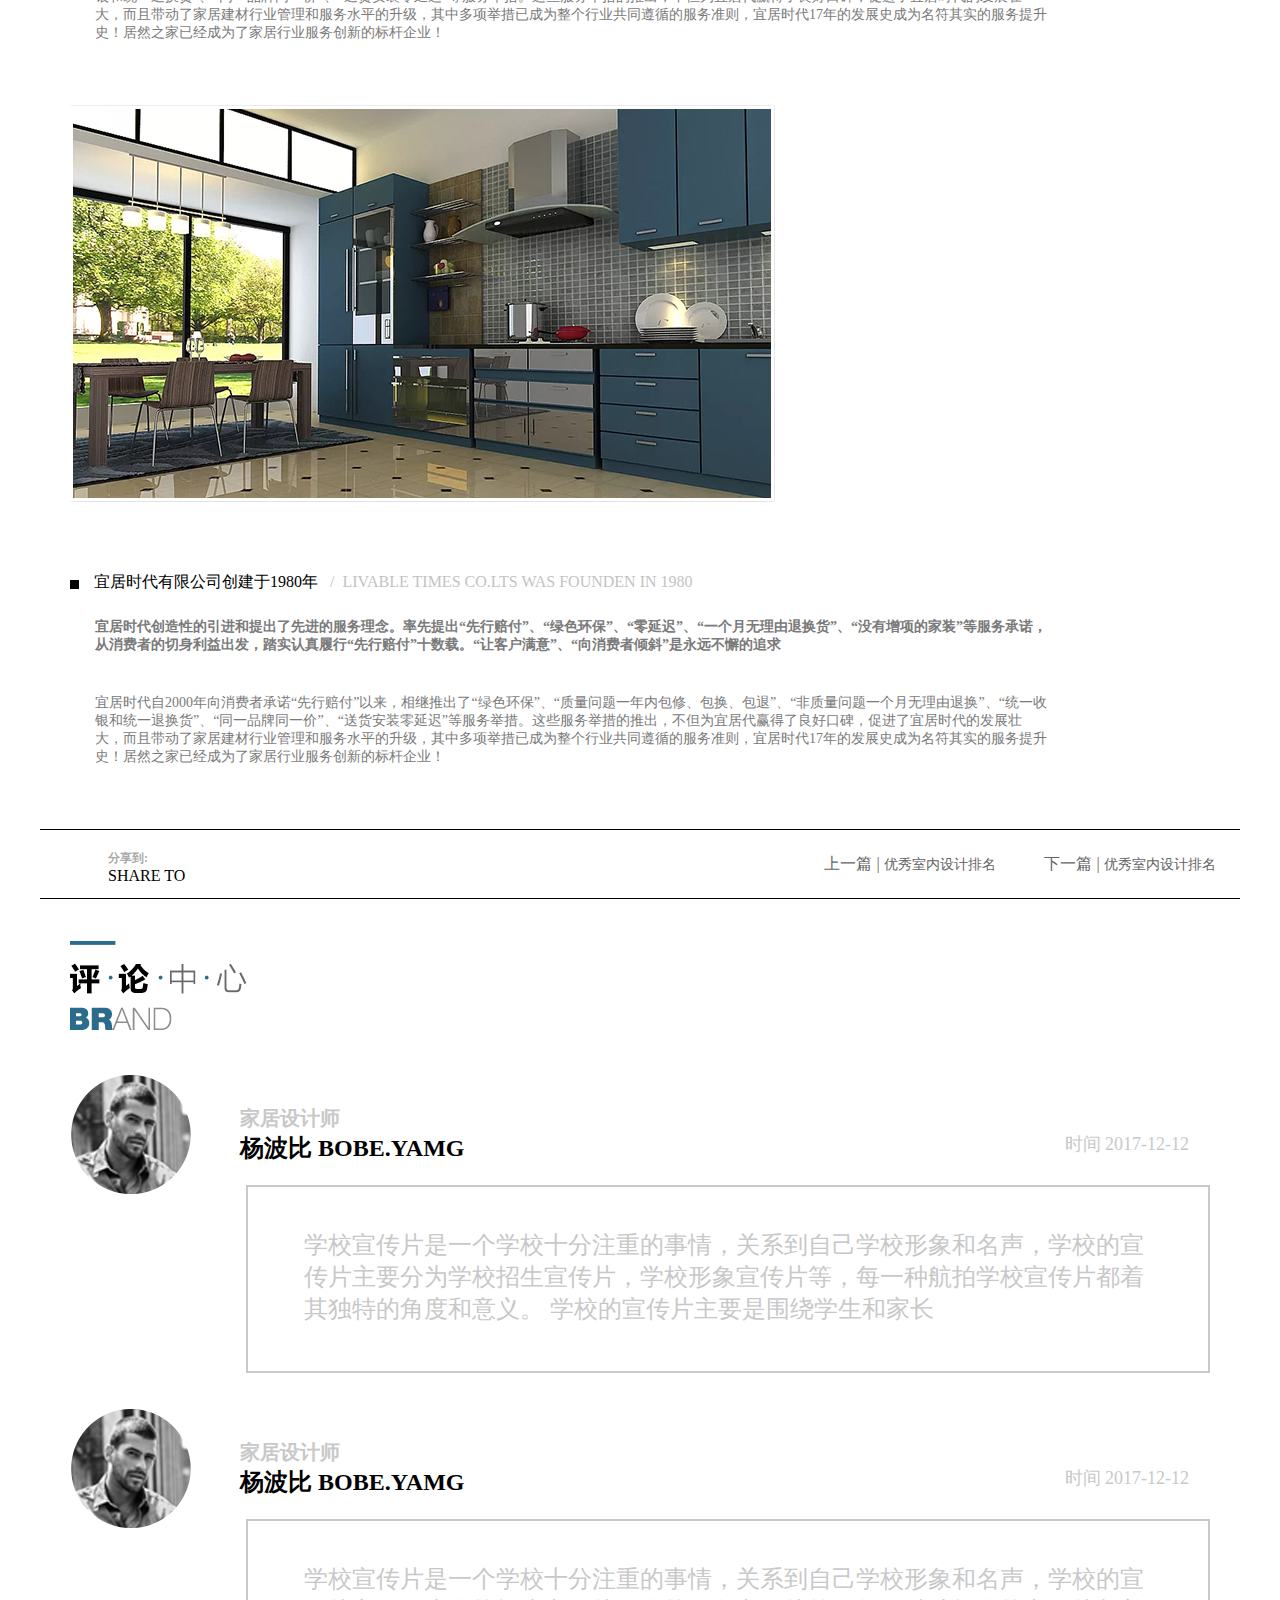
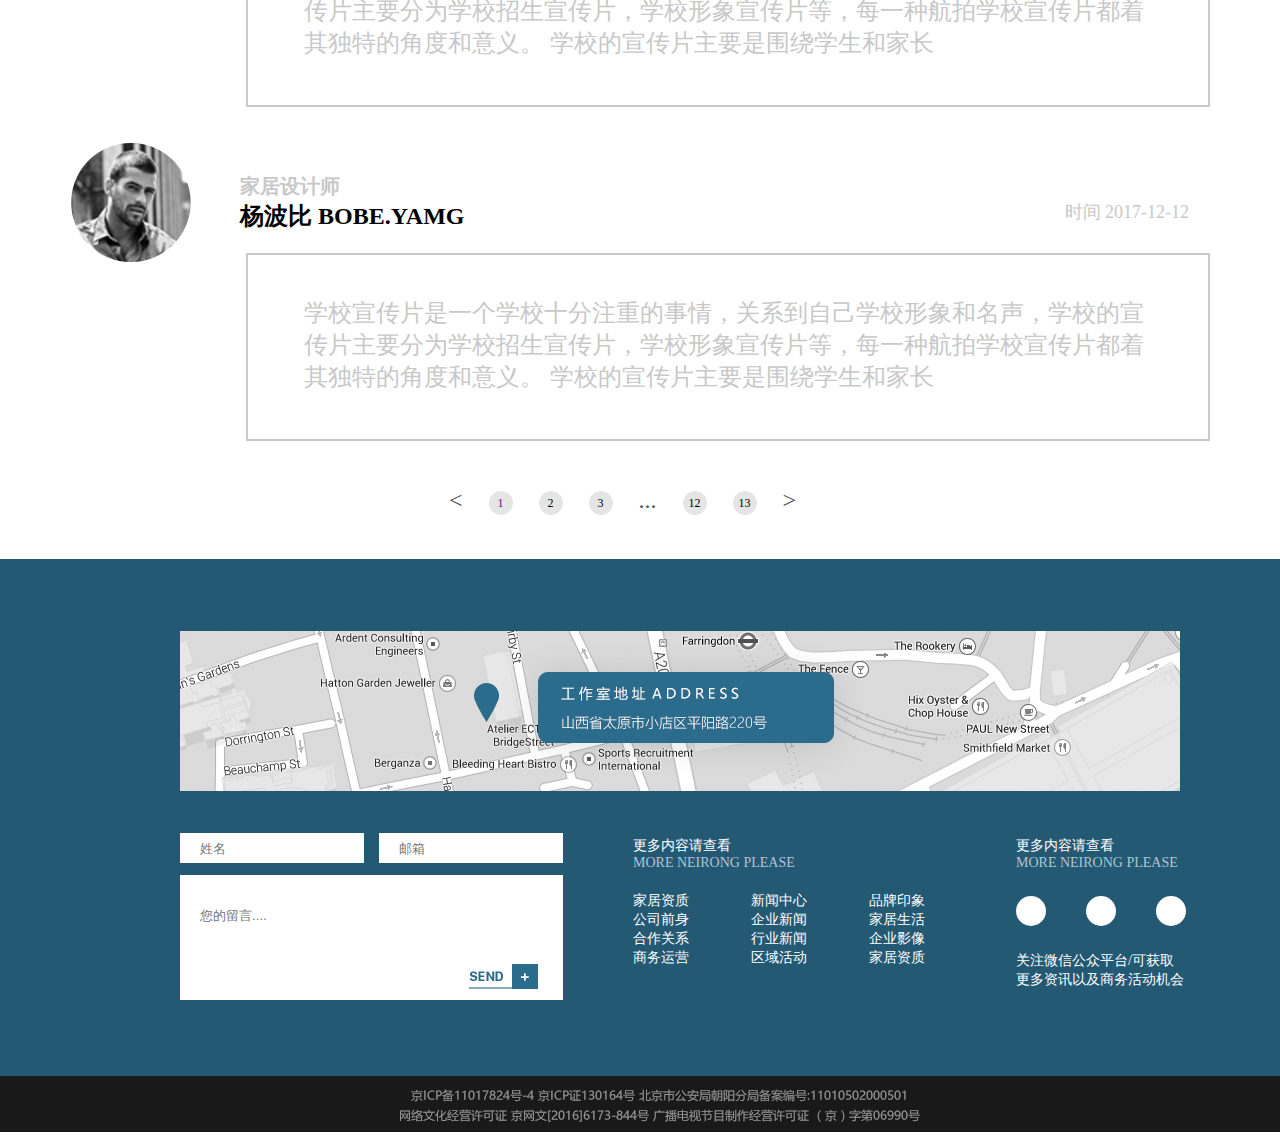
<file: 7/文章详情.html>
<!DOCTYPE html>
<html lang="en">
<head>
	<meta charset="UTF-8">
	<title>文章详情</title>
	<link rel="stylesheet" href="css/public.css">
	<link rel="stylesheet" href="css/gongsijianjie.css">
	<link rel="stylesheet" href="css/yiju.css">
	<link rel="stylesheet" href="css/文章详情.css">
</head>
<body>
	<!-- 头部开始 -->
	<div class="head">
		<div class="head_kuang">
			<div class="head_left">
				<img class="head_left1" src="img/logo.png" alt="">
				<img src="img/宜居 时代.png" alt="" class="head_left2">
			</div>
			<div class="head_right">
				<span>公司首页</span>
				<span>公司简介</span>
				<span>产品中心</span>
				<span>案例展示</span>
				<span>团队介绍</span>
				<span>关于我们</span>
                <div class="head_rightser">
                	<input type="text">
                </div>
			</div>
		</div>
	</div>
	<!-- 头部结束 -->
	<!-- banner开始 -->
	<div class="xiangbanner">
		<img src="img/xiangbanner_02.png" alt="">
		<a href="" class="xiangqing_banner1"><img src="img/home.png" alt=""></a>
		<a href="" class="xiangqing_banner2"><img src="img/....png" alt=""></a>
		<a href="" class="xiangqing_banner3"><img src="img/xiangq1_03.png" alt=""></a>
		<a href="" class="xiangqing_banner4"><img src="img/....png" alt=""></a>
		<a href="" class="xiangqing_banner5"><img src="img/xiangq2_05.png" alt=""></a>

		</div>
	<!-- banner结束 -->
	<!-- 展示开始 -->
	<div class="xiangqing">
		<div class="xiangq1">
			<div class="xiangq1_left">
				<h1>宜居时代经典厨房案例展示</h1>
				<h2>A case study of the classic kitchen of livable times.</h2>
				<h3>kitchen display</h3>
			</div>
			<div class="xiangq1_right">2017-11-11</div>
		</div> 
		<div class="xiangq2">
			<div class="gong_neirongtop5">
				<div class="gong_neirongtop5_fangkuai"></div>
				<span class="gong_neirongtop5_wen1">宜居时代有限公司创建于1980年</span>
				<span class="gong_neirongtop5_wen2">&nbsp;&nbsp;/&nbsp;&nbsp;LIVABLE TIMES CO.LTS WAS FOUNDEN IN 1980</span>
			</div>
			<p class="xiangq2_p">宜居时代创造性的引进和提出了先进的服务理念。率先提出“先行赔付”、“绿色环保”、“零延迟”、“一个月无理由退换货”、“没有增项的家装”等服务承诺，从消费者的切身利益出发，踏实认真履行“先行赔付”十数载。“让客户满意”、“向消费者倾斜”是永远不懈的追求</p>
			<p class="xiangq2_p2">宜居时代自2000年向消费者承诺“先行赔付”以来，相继推出了“绿色环保”、“质量问题一年内包修、包换、包退”、“非质量问题一个月无理由退换”、“统一收银和统一退换货”、“同一品牌同一价”、“送货安装零延迟”等服务举措。这些服务举措的推出，不但为宜居代赢得了良好口碑，促进了宜居时代的发展壮大，而且带动了家居建材行业管理和服务水平的升级，其中多项举措已成为整个行业共同遵循的服务准则，宜居时代17年的发展史成为名符其实的服务提升史！居然之家已经成为了家居行业服务创新的标杆企业！</p>
		</div>
		<div class="xiangq3"><img src="img/xiangq3_03.png" alt=""></div>
		<div class="xiangq2">
			<div class="gong_neirongtop5">
				<div class="gong_neirongtop5_fangkuai"></div>
				<span class="gong_neirongtop5_wen1">宜居时代有限公司创建于1980年</span>
				<span class="gong_neirongtop5_wen2">&nbsp;&nbsp;/&nbsp;&nbsp;LIVABLE TIMES CO.LTS WAS FOUNDEN IN 1980</span>
			</div>
			<p class="xiangq2_p">宜居时代创造性的引进和提出了先进的服务理念。率先提出“先行赔付”、“绿色环保”、“零延迟”、“一个月无理由退换货”、“没有增项的家装”等服务承诺，从消费者的切身利益出发，踏实认真履行“先行赔付”十数载。“让客户满意”、“向消费者倾斜”是永远不懈的追求</p>
			<p class="xiangq2_p2">宜居时代自2000年向消费者承诺“先行赔付”以来，相继推出了“绿色环保”、“质量问题一年内包修、包换、包退”、“非质量问题一个月无理由退换”、“统一收银和统一退换货”、“同一品牌同一价”、“送货安装零延迟”等服务举措。这些服务举措的推出，不但为宜居代赢得了良好口碑，促进了宜居时代的发展壮大，而且带动了家居建材行业管理和服务水平的升级，其中多项举措已成为整个行业共同遵循的服务准则，宜居时代17年的发展史成为名符其实的服务提升史！居然之家已经成为了家居行业服务创新的标杆企业！</p>
		</div>
		<div class="xiangq4"><img src="img/xiangq4_07.png" alt=""></div>
		<div class="xiangq2">
			<div class="gong_neirongtop5">
				<div class="gong_neirongtop5_fangkuai"></div>
				<span class="gong_neirongtop5_wen1">宜居时代有限公司创建于1980年</span>
				<span class="gong_neirongtop5_wen2">&nbsp;&nbsp;/&nbsp;&nbsp;LIVABLE TIMES CO.LTS WAS FOUNDEN IN 1980</span>
			</div>
			<p class="xiangq2_p">宜居时代创造性的引进和提出了先进的服务理念。率先提出“先行赔付”、“绿色环保”、“零延迟”、“一个月无理由退换货”、“没有增项的家装”等服务承诺，从消费者的切身利益出发，踏实认真履行“先行赔付”十数载。“让客户满意”、“向消费者倾斜”是永远不懈的追求</p>
			<p class="xiangq2_p2">宜居时代自2000年向消费者承诺“先行赔付”以来，相继推出了“绿色环保”、“质量问题一年内包修、包换、包退”、“非质量问题一个月无理由退换”、“统一收银和统一退换货”、“同一品牌同一价”、“送货安装零延迟”等服务举措。这些服务举措的推出，不但为宜居代赢得了良好口碑，促进了宜居时代的发展壮大，而且带动了家居建材行业管理和服务水平的升级，其中多项举措已成为整个行业共同遵循的服务准则，宜居时代17年的发展史成为名符其实的服务提升史！居然之家已经成为了家居行业服务创新的标杆企业！</p>
		</div>
		<div class="xiangq5">
			<div class="xiangq5_left">
				<div class="xiangq5_lefta">
					<h1>分享到:</h1>
					<span>SHARE TO</span>
				</div>
			</div>
			<div class="xiangq5_right">
				<div class="xiangq5_right1">
					<span class="xiangq5_right1a">上一篇 |</span>
					<span class="xiangq5_right1b">优秀室内设计排名</span>
				</div>
				<div class="xiangq5_right1">
					<span class="xiangq5_right1a">下一篇 |</span>
					<span class="xiangq5_right1b">优秀室内设计排名</span>
				</div>
			</div>
		</div>
		<div class="xiangq6">
			<div class="xiangq6_biao">
				<img src="img/xiangq6_03.png" alt="">
			</div>
			<div class="xiangq6_neir">
				<div class="xiangq6_neipic"><img src="img/xiangq7_03.png" alt=""></div>
				<div class="xiangq6_neidoc1">
					<h1>家居设计师</h1>
					<h2> 杨波比 BOBE.YAMG</h2>
					<span>时间  2017-12-12</span>
				</div>
				<div class="xiangq6_neidoc2">
					<p>学校宣传片是一个学校十分注重的事情，关系到自己学校形象和名声，学校的宣传片主要分为学校招生宣传片，学校形象宣传片等，每一种航拍学校宣传片都着其独特的角度和意义。 学校的宣传片主要是围绕学生和家长</p>
				</div>
			</div>
			<div class="xiangq6_neir">
				<div class="xiangq6_neipic"><img src="img/xiangq7_03.png" alt=""></div>
				<div class="xiangq6_neidoc1">
					<h1>家居设计师</h1>
					<h2> 杨波比 BOBE.YAMG</h2>
					<span>时间  2017-12-12</span>
				</div>
				<div class="xiangq6_neidoc2">
					<p>学校宣传片是一个学校十分注重的事情，关系到自己学校形象和名声，学校的宣传片主要分为学校招生宣传片，学校形象宣传片等，每一种航拍学校宣传片都着其独特的角度和意义。 学校的宣传片主要是围绕学生和家长</p>
				</div>
			</div>
			<div class="xiangq6_neir">
				<div class="xiangq6_neipic"><img src="img/xiangq7_03.png" alt=""></div>
				<div class="xiangq6_neidoc1">
					<h1>家居设计师</h1>
					<h2> 杨波比 BOBE.YAMG</h2>
					<span>时间  2017-12-12</span>
				</div>
				<div class="xiangq6_neidoc2">
					<p>学校宣传片是一个学校十分注重的事情，关系到自己学校形象和名声，学校的宣传片主要分为学校招生宣传片，学校形象宣传片等，每一种航拍学校宣传片都着其独特的角度和意义。 学校的宣传片主要是围绕学生和家长</p>
				</div>
			</div>
			<div class="yema">
				<a href="" class="yema_left">&lt;</a>
				<a href="" class="yema_num">1</a>
				<div class="yema_num">2</div>
				<div class="yema_num">3</div>
				<span class="yema_left">...</span>
				<div class="yema_num">12</div>
				<div class="yema_num">13</div>
				<span class="yema_left">&gt;</span>
			</div>
		</div>
	</div>
	<!-- 展示结束 -->
	<!-- foot开始 -->
	<div class="foot">
		<img src="img/map.png" alt="">
		<div class="foot_left">
			<div class="foot_left1">
				<input type="text" placeholder="姓名">
			</div>
			<div class="foot_left2">
				<input type="text" placeholder="邮箱">
			</div>
			<div class="foot_left3">
				<input type="text" placeholder="您的留言....">
				<img src="img/send.png" alt="" class="foot_leftsend">
			</div>
		</div>
		<div class="foot_min">
			<span class="foot_min1">更多内容请查看</span>
			<span class="foot_min2">MORE NEIRONG PLEASE</span>
			<div class="foot_minb">
				<a href="" class="foot_minb1">家居资质</a>
				<span class="foot_minb2">新闻中心</span>
				<span class="foot_minb1">品牌印象</span>
				<span class="foot_minb1">公司前身</span>
				<span class="foot_minb2">企业新闻</span>
				<span class="foot_minb1">家居生活</span>
				<span class="foot_minb1">合作关系</span>
				<span class="foot_minb2">行业新闻</span>
				<span class="foot_minb1">企业影像</span>
				<span class="foot_minb1">商务运营</span>
				<span class="foot_minb2">区域活动</span>
				<span class="foot_minb1">家居资质</span>
			</div>
		</div>
		<div class="foot_right">
				<span class="foot_min1">更多内容请查看</span>
			    <span class="foot_min2">MORE NEIRONG PLEASE</span>
			    <div class="foot_rightlo1"></div>
			    <div class="foot_rightlo2"></div>
			    <div class="foot_rightlo1"></div>
				<span class="foot_min1">关注微信公众平台/可获取更多资讯以及商务活动机会</span>

		</div>
	</div>
	<div class="banquan"><img src="img/foot.png" alt=""></div>
	<!-- foot结束 -->
	
</body>
</html>
</file>
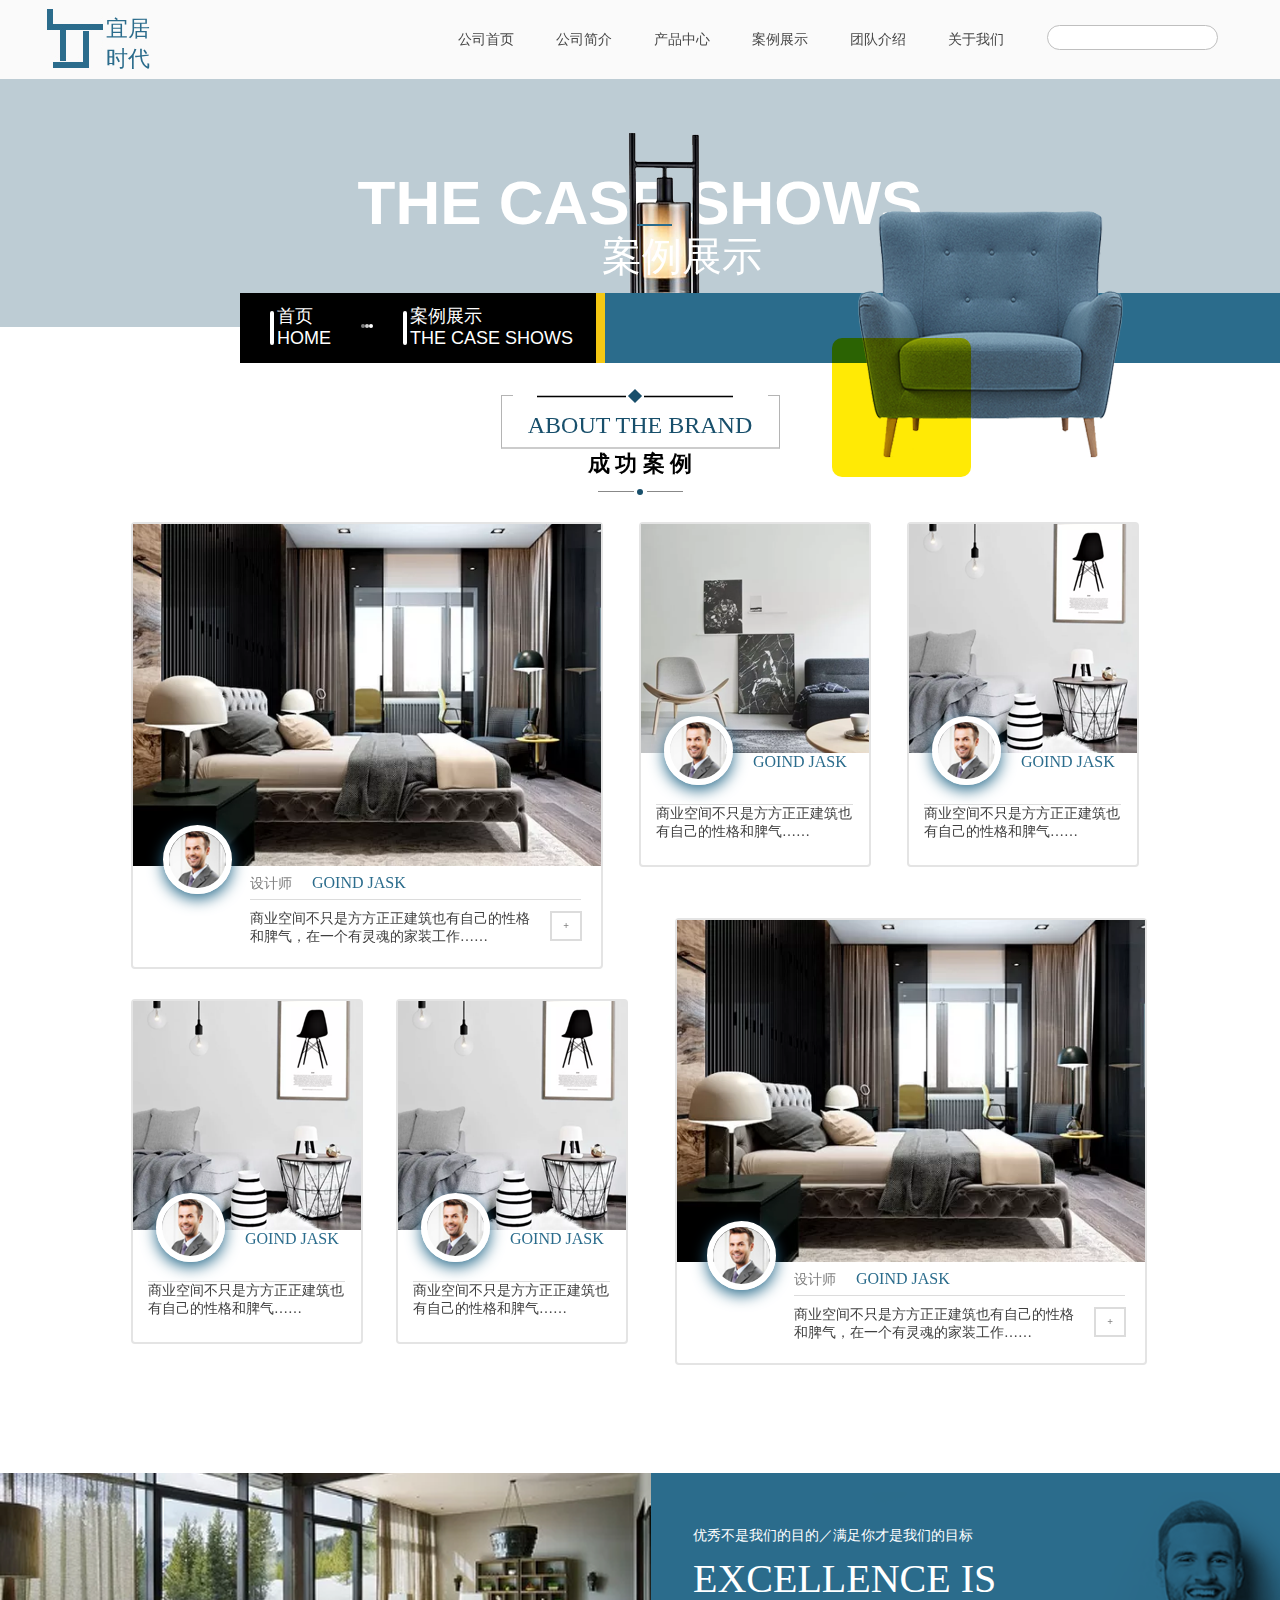
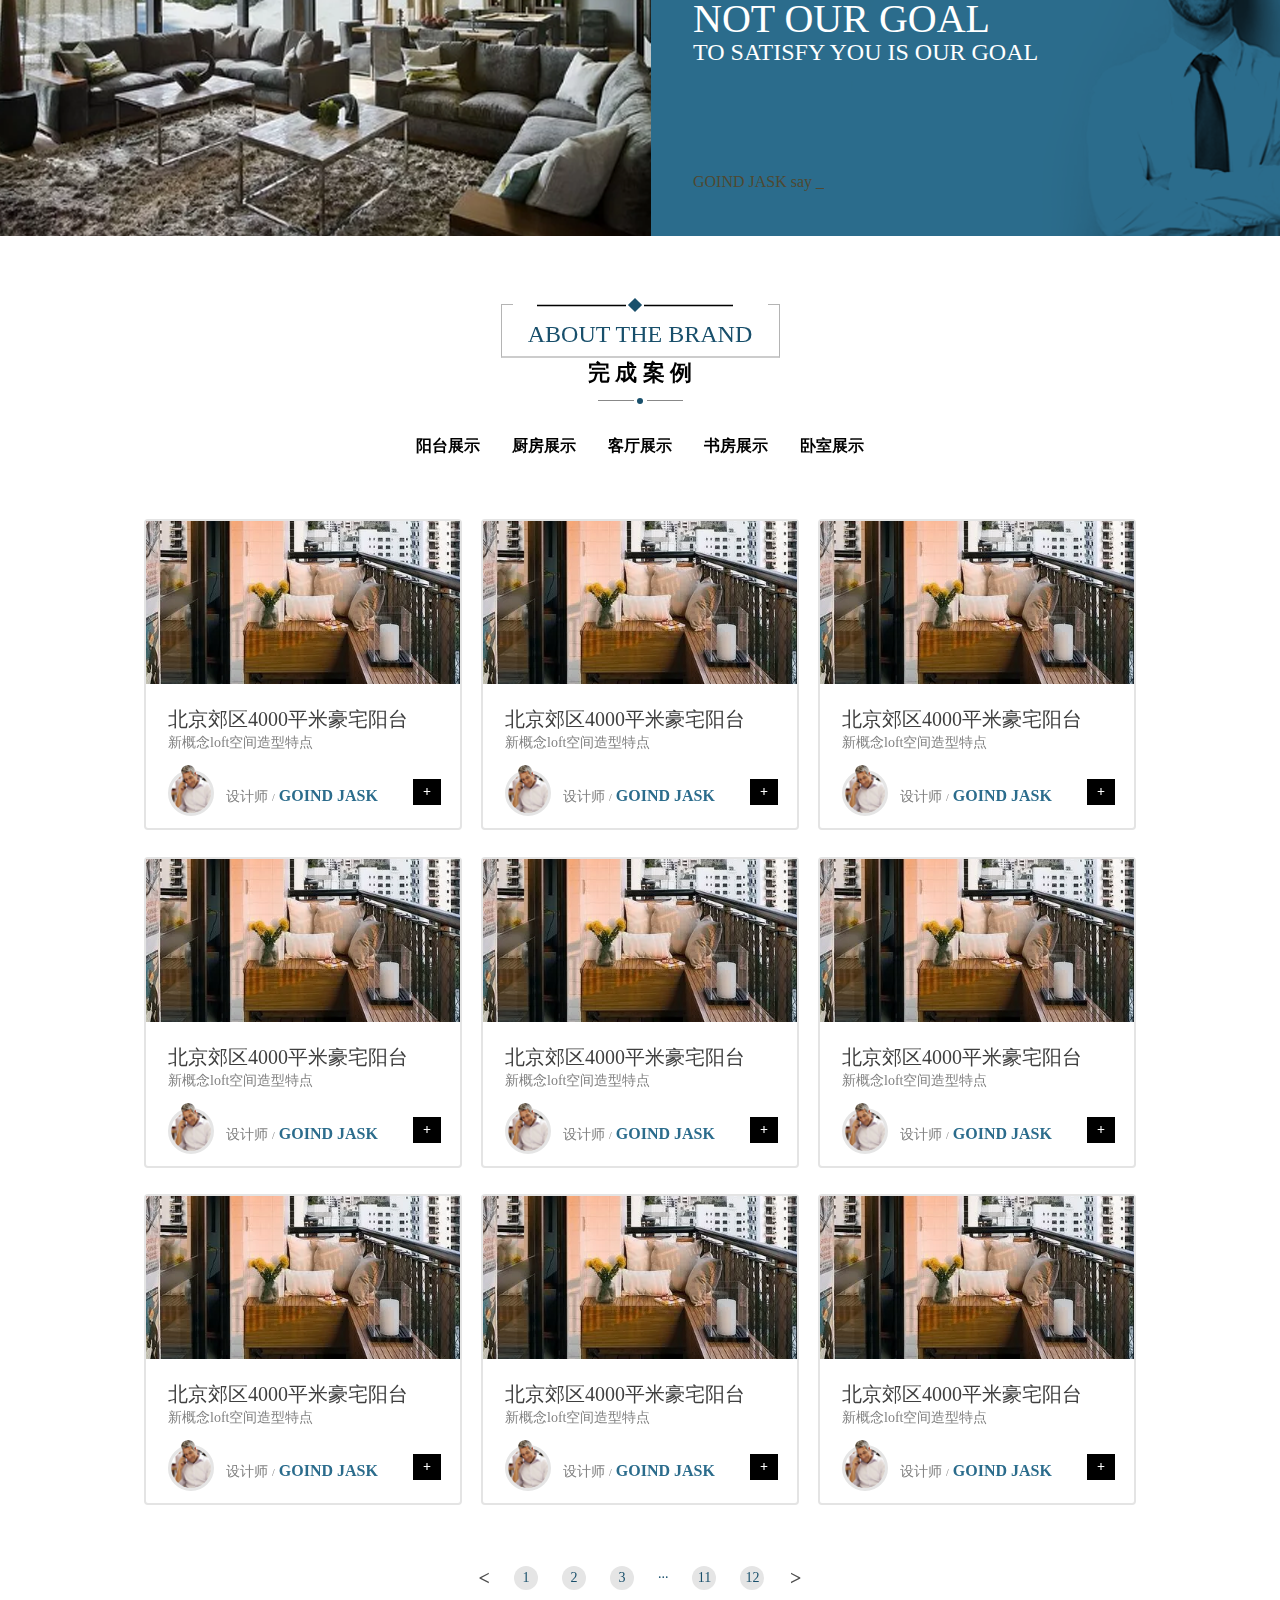
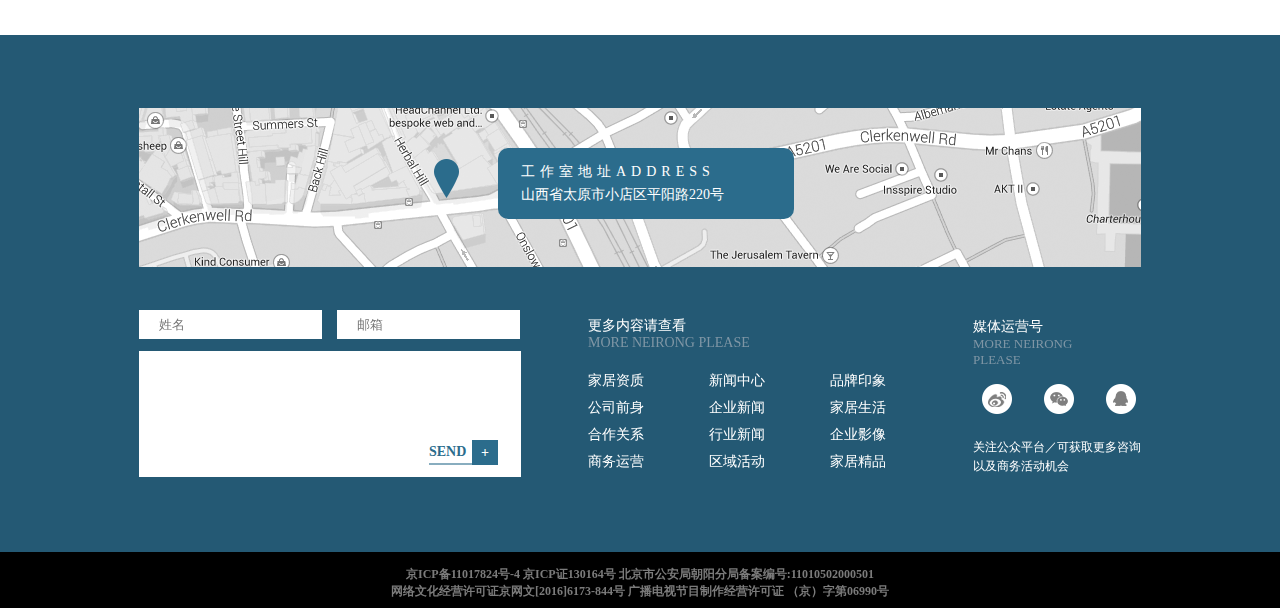
<file: 7/案例展示.html>
<!DOCTYPE html>
<html lang="en">
<head>
	<meta charset="UTF-8">
	<title>案例展示</title>
	<link rel="stylesheet" href="css/案例展示.css">
	<link rel="stylesheet" href="css/public.css">
</head>
<body>
	<div class="head">
		<div class="head_neikuan">
			<!-- 左半部分LOGO -->
			<div class="head_LOGO">
				<div class="logo_img"><img src="img/images/logo_03.png" alt=""></div>
				<h1>宜居<br>时代</h1>
			</div>
			<!-- 结束 -->
			<!-- 右半部分 -->
			<div class="head_title">
				<a href=""><span>公司首页</span></a>
				<a href=""><span>公司简介</span></a>
				<a href=""><span>产品中心</span></a>
				<a href=""><span>案例展示</span></a>
				<a href=""><span>团队介绍</span></a>
				<a href=""><span>关于我们</span></a>
				<input type="text" class="head_title_sousuo" style="outline: none;">
			</div>
			<!-- 右半边结束 -->
		</div>
	</div>
	<!-- banner -->
	<section class="banner">
		<h2 class="aa11aa">THE CASE SHOWS</h2>
		<img src="img/images/bannerdeng.png" alt="" class="deng">
		<div class="banner_anlishangmian"></div>
		<h1>案例展示</h1>
		<img src="img/images/shafa.png" alt="" class="shafa">
		<div class="banner_yuanjiaojuxing"></div>
		<div class="banner_shuoming">
			<div class="shuoming_zuo">
				<div class="shutiao"></div>
				<p>首页<br>HOME</p>
				<div class="sangedian">
					<div class="shuoming_yuan_1"></div>
					<div class="shuoming_yuan_2"></div>
					<div class="shuoming_yuan_3"></div>
				</div>
				<div class="shutiao"></div>
				<p>案例展示<br>THE CASE SHOWS</p>
			</div>
			<div class="shuoming_tiao"></div>
		</div>
	</section>
	<!-- banner 结束 -->
	<!-- 成功案例 -->
	<main class="chenggonganli">
		<div class="chenggonganli_title">
			<div class="chenggonganli_title_top1"></div>
			<div class="chenggonganli_title_top2"></div>
			<div class="chenggonganli_title_top3"></div>
			<div class="chenggonganli_title_top4"></div>
			<div class="chenggonganli_title_top5"></div>
			<p>ABOUT THE BRAND</p>
		</div>
		<p id="chenggonganli_title_small">成 功 案 例</p>
		<div class="chenggonganli_title_xiushi">
			<div class="chenggonganli_title_xiushi_xia1"></div>
			<div class="chenggonganli_title_xiushi_xia3"></div>
			<div class="chenggonganli_title_xiushi_xia2"></div>
		</div>
		<div class="chenggonganli_content">
			<div class="chenggonganli_content_1">
				<div class="chenggonganli_content_1_img">
					<img src="img/images/chenggonganli_1.png" alt="">
					<div class="chenggonganli_content_1_touxiang"></div>
				</div>
				<div class="chenggonganli_content_1_neirong">
					<p class="chenggonganli_content_1_neirong_shejishi">
						<span class="chenggonganli_content_1_neirong_shejishi_name">设计师</span>
						<span class="chenggonganli_content_1_neirong_shejishi_ENGname">GOIND JASK</span>
					</p>
					<div class="chenggonganli_content_1_neirong_shejishi_shuo">
						<p class="chenggonganli_content_1_neirong_shejishi_say">商业空间不只是方方正正建筑也有自己的性格和脾气，在一个有灵魂的家装工作……
						</p>
					</div>
					<div class="chenggonganli_content_1_neirong_shejishi_shuo_more">+</div>
				</div>
			</div>
			<div class="chenggonganli_content_2">
				<div class="chenggonganli_content_2_img">
					<img src="img/images/chenggonganli_2.png" alt="">
					<div class="chenggonganli_content_2_touxiang"></div>
				</div>
				<div class="chenggonganli_content_2_neirong">
					<p class="chenggonganli_content_2_neirong_shejishi">
						<span class="chenggonganli_content_2_neirong_shejishi_ENGname">GOIND JASK</span>
					</p>
					<p class="chenggonganli_content_2_neirong_shejishi_say">商业空间不只是方方正正建筑也有自己的性格和脾气……
					</p>
				</div>
			</div>
			<div class="chenggonganli_content_2">
				<div class="chenggonganli_content_2_img">
					<img src="img/images/chenggonganli_3.png" alt="">
					<div class="chenggonganli_content_2_touxiang"></div>
				</div>
				<div class="chenggonganli_content_2_neirong">
					<p class="chenggonganli_content_2_neirong_shejishi">
						<span class="chenggonganli_content_2_neirong_shejishi_ENGname">GOIND JASK</span>
					</p>
					<p class="chenggonganli_content_2_neirong_shejishi_say">商业空间不只是方方正正建筑也有自己的性格和脾气……
					</p>
				</div>
			</div>
			<div class="chenggonganli_content_2 chenggonganli_content_3">
				<div class="chenggonganli_content_2_img">
					<img src="img/images/chenggonganli_3.png" alt="">
					<div class="chenggonganli_content_2_touxiang"></div>
				</div>
				<div class="chenggonganli_content_2_neirong">
					<p class="chenggonganli_content_2_neirong_shejishi">
						<span class="chenggonganli_content_2_neirong_shejishi_ENGname">GOIND JASK</span>
					</p>
					<p class="chenggonganli_content_2_neirong_shejishi_say">商业空间不只是方方正正建筑也有自己的性格和脾气……
					</p>
				</div>
			</div>
			<div class="chenggonganli_content_2 chenggonganli_content_4">
				<div class="chenggonganli_content_2_img">
					<img src="img/images/chenggonganli_3.png" alt="">
					<div class="chenggonganli_content_2_touxiang"></div>
				</div>
				<div class="chenggonganli_content_2_neirong">
					<p class="chenggonganli_content_2_neirong_shejishi">
						<span class="chenggonganli_content_2_neirong_shejishi_ENGname">GOIND JASK</span>
					</p>
					<p class="chenggonganli_content_2_neirong_shejishi_say">商业空间不只是方方正正建筑也有自己的性格和脾气……
					</p>
				</div>
			</div>
			<div class="chenggonganli_content_1 chenggonganli_content_5">
				<div class="chenggonganli_content_1_img">
					<img src="img/images/chenggonganli_1.png" alt="">
					<div class="chenggonganli_content_1_touxiang"></div>
				</div>
				<div class="chenggonganli_content_1_neirong">
					<p class="chenggonganli_content_1_neirong_shejishi">
						<span class="chenggonganli_content_1_neirong_shejishi_name">设计师</span>
						<span class="chenggonganli_content_1_neirong_shejishi_ENGname">GOIND JASK</span>
					</p>
					<div class="chenggonganli_content_1_neirong_shejishi_shuo">
						<p class="chenggonganli_content_1_neirong_shejishi_say">商业空间不只是方方正正建筑也有自己的性格和脾气，在一个有灵魂的家装工作……
						</p>
					</div>
					<div class="chenggonganli_content_1_neirong_shejishi_shuo_more">+</div>
				</div>
			</div>
		</div>
	</main>
	<!-- 成功案例结束 -->
	<!-- 过渡 -->
	<div class="guodu">
		<div class="guodu_img_left">
			<img src="img/images/guodu.png" alt="">
		</div>
		<div class="guodu_img_right">
			<div class="guodu_xuanchuan">
				<p class="guodu_xuanchuan_1">优秀不是我们的目的／满足你才是我们的目标</p>
				<p class="guodu_xuanchuan_2">EXCELLENCE IS NOT OUR GOAL</p>
				<p class="guodu_xuanchuan_3">TO SATISFY YOU IS OUR GOAL</p>
			</div>
			<p class="GOINDJASKsay">GOIND JASK  say _</p>
			<img src="img/images/guodu_you.png" alt="">
		</div>
	</div>
	<!-- 过渡结束 -->
	<!-- 完成案例 -->
	<div class="wanchenganli">
		<div class="chenggonganli_title">
			<div class="chenggonganli_title_top1"></div>
			<div class="chenggonganli_title_top2"></div>
			<div class="chenggonganli_title_top3"></div>
			<div class="chenggonganli_title_top4"></div>
			<div class="chenggonganli_title_top5"></div>
			<p>ABOUT THE BRAND</p>
		</div>
		<p id="chenggonganli_title_small">完 成 案 例</p>
		<div class="chenggonganli_title_xiushi">
			<div class="chenggonganli_title_xiushi_xia1"></div>
			<div class="chenggonganli_title_xiushi_xia3"></div>
			<div class="chenggonganli_title_xiushi_xia2"></div>
		</div>
		<div class="wanchenganli_caidanzhanshi">
			<span>阳台展示</span>
			<span>厨房展示</span>
			<span>客厅展示</span>
			<span>书房展示</span>
			<span>卧室展示</span>
			<i></i>
		</div>
		<ul class="wanchenganli_content">
			<li>
				<div class="wanchenganli_content_img">
					<img src="img/images/wanchenganli_1.png" alt="">
				</div>
				<p class="wanchenganli_content_name">
					<span class="wanchenganli_content_name_1">北京郊区4000平米豪宅阳台</span>
					<span class="wanchenganli_content_name_2">新概念loft空间造型特点</span>
				</p>
				<div class="wanchenganli_content_touxiang">
					<img src="img/images/wanchenganlitouxiang_1.png" alt="">
				</div>
				<p class="wanchenganli_content_shejishi_name">
					<span class="wanchenganli_content_shejishi_name_1">设计师</span>
					<span class="wanchenganli_content_shejishi_name_2">/</span>
					<span class="wanchenganli_content_shejishi_name_3">GOIND JASK</span>
				</p>
				<div class="wanchenganli_content_shejishi_more">+</div>
			</li>
			<li>
				<div class="wanchenganli_content_img">
					<img src="img/images/wanchenganli_1.png" alt="">
				</div>
				<p class="wanchenganli_content_name">
					<span class="wanchenganli_content_name_1">北京郊区4000平米豪宅阳台</span>
					<span class="wanchenganli_content_name_2">新概念loft空间造型特点</span>
				</p>
				<div class="wanchenganli_content_touxiang">
					<img src="img/images/wanchenganlitouxiang_1.png" alt="">
				</div>
				<p class="wanchenganli_content_shejishi_name">
					<span class="wanchenganli_content_shejishi_name_1">设计师</span>
					<span class="wanchenganli_content_shejishi_name_2">/</span>
					<span class="wanchenganli_content_shejishi_name_3">GOIND JASK</span>
				</p>
				<div class="wanchenganli_content_shejishi_more">+</div>
			</li>
			<li>
				<div class="wanchenganli_content_img">
					<img src="img/images/wanchenganli_1.png" alt="">
				</div>
				<p class="wanchenganli_content_name">
					<span class="wanchenganli_content_name_1">北京郊区4000平米豪宅阳台</span>
					<span class="wanchenganli_content_name_2">新概念loft空间造型特点</span>
				</p>
				<div class="wanchenganli_content_touxiang">
					<img src="img/images/wanchenganlitouxiang_1.png" alt="">
				</div>
				<p class="wanchenganli_content_shejishi_name">
					<span class="wanchenganli_content_shejishi_name_1">设计师</span>
					<span class="wanchenganli_content_shejishi_name_2">/</span>
					<span class="wanchenganli_content_shejishi_name_3">GOIND JASK</span>
				</p>
				<div class="wanchenganli_content_shejishi_more">+</div>
			</li>
			<li>
				<div class="wanchenganli_content_img">
					<img src="img/images/wanchenganli_1.png" alt="">
				</div>
				<p class="wanchenganli_content_name">
					<span class="wanchenganli_content_name_1">北京郊区4000平米豪宅阳台</span>
					<span class="wanchenganli_content_name_2">新概念loft空间造型特点</span>
				</p>
				<div class="wanchenganli_content_touxiang">
					<img src="img/images/wanchenganlitouxiang_1.png" alt="">
				</div>
				<p class="wanchenganli_content_shejishi_name">
					<span class="wanchenganli_content_shejishi_name_1">设计师</span>
					<span class="wanchenganli_content_shejishi_name_2">/</span>
					<span class="wanchenganli_content_shejishi_name_3">GOIND JASK</span>
				</p>
				<div class="wanchenganli_content_shejishi_more">+</div>
			</li>
			<li>
				<div class="wanchenganli_content_img">
					<img src="img/images/wanchenganli_1.png" alt="">
				</div>
				<p class="wanchenganli_content_name">
					<span class="wanchenganli_content_name_1">北京郊区4000平米豪宅阳台</span>
					<span class="wanchenganli_content_name_2">新概念loft空间造型特点</span>
				</p>
				<div class="wanchenganli_content_touxiang">
					<img src="img/images/wanchenganlitouxiang_1.png" alt="">
				</div>
				<p class="wanchenganli_content_shejishi_name">
					<span class="wanchenganli_content_shejishi_name_1">设计师</span>
					<span class="wanchenganli_content_shejishi_name_2">/</span>
					<span class="wanchenganli_content_shejishi_name_3">GOIND JASK</span>
				</p>
				<div class="wanchenganli_content_shejishi_more">+</div>
			</li>
			<li>
				<div class="wanchenganli_content_img">
					<img src="img/images/wanchenganli_1.png" alt="">
				</div>
				<p class="wanchenganli_content_name">
					<span class="wanchenganli_content_name_1">北京郊区4000平米豪宅阳台</span>
					<span class="wanchenganli_content_name_2">新概念loft空间造型特点</span>
				</p>
				<div class="wanchenganli_content_touxiang">
					<img src="img/images/wanchenganlitouxiang_1.png" alt="">
				</div>
				<p class="wanchenganli_content_shejishi_name">
					<span class="wanchenganli_content_shejishi_name_1">设计师</span>
					<span class="wanchenganli_content_shejishi_name_2">/</span>
					<span class="wanchenganli_content_shejishi_name_3">GOIND JASK</span>
				</p>
				<div class="wanchenganli_content_shejishi_more">+</div>
			</li>
			<li>
				<div class="wanchenganli_content_img">
					<img src="img/images/wanchenganli_1.png" alt="">
				</div>
				<p class="wanchenganli_content_name">
					<span class="wanchenganli_content_name_1">北京郊区4000平米豪宅阳台</span>
					<span class="wanchenganli_content_name_2">新概念loft空间造型特点</span>
				</p>
				<div class="wanchenganli_content_touxiang">
					<img src="img/images/wanchenganlitouxiang_1.png" alt="">
				</div>
				<p class="wanchenganli_content_shejishi_name">
					<span class="wanchenganli_content_shejishi_name_1">设计师</span>
					<span class="wanchenganli_content_shejishi_name_2">/</span>
					<span class="wanchenganli_content_shejishi_name_3">GOIND JASK</span>
				</p>
				<div class="wanchenganli_content_shejishi_more">+</div>
			</li>
			<li>
				<div class="wanchenganli_content_img">
					<img src="img/images/wanchenganli_1.png" alt="">
				</div>
				<p class="wanchenganli_content_name">
					<span class="wanchenganli_content_name_1">北京郊区4000平米豪宅阳台</span>
					<span class="wanchenganli_content_name_2">新概念loft空间造型特点</span>
				</p>
				<div class="wanchenganli_content_touxiang">
					<img src="img/images/wanchenganlitouxiang_1.png" alt="">
				</div>
				<p class="wanchenganli_content_shejishi_name">
					<span class="wanchenganli_content_shejishi_name_1">设计师</span>
					<span class="wanchenganli_content_shejishi_name_2">/</span>
					<span class="wanchenganli_content_shejishi_name_3">GOIND JASK</span>
				</p>
				<div class="wanchenganli_content_shejishi_more">+</div>
			</li>
			<li>
				<div class="wanchenganli_content_img">
					<img src="img/images/wanchenganli_1.png" alt="">
				</div>
				<p class="wanchenganli_content_name">
					<span class="wanchenganli_content_name_1">北京郊区4000平米豪宅阳台</span>
					<span class="wanchenganli_content_name_2">新概念loft空间造型特点</span>
				</p>
				<div class="wanchenganli_content_touxiang">
					<img src="img/images/wanchenganlitouxiang_1.png" alt="">
				</div>
				<p class="wanchenganli_content_shejishi_name">
					<span class="wanchenganli_content_shejishi_name_1">设计师</span>
					<span class="wanchenganli_content_shejishi_name_2">/</span>
					<span class="wanchenganli_content_shejishi_name_3">GOIND JASK</span>
				</p>
				<div class="wanchenganli_content_shejishi_more">+</div>
			</li>
		</ul>
	</div>
	<!-- 完成案例结束 -->
	<!-- 翻页器 -->
	<section class="yemiantiaozhuan">
		<a href=""><h1 class="shangyiye">&lt;</h1></a>
		<a href=""><div class="page">1</div></a>
		<a href=""><div class="page">2</div></a>
		<a href=""><div class="page">3</div></a>
		<a href=""><p class="page_1">...</p></a>
		<a href=""><div class="page">11</div></a>
		<a href=""><div class="page">12</div></a>
		<a href=""><h1 class="xiayiye">&gt;</h1></a>
	</section>
	<!-- 翻页器结束 -->
	<!-- 底部栏 -->
	<main class="foot">
		<div class="foot_content">
			<div class="foot_content_address">
				<img src="img/images/dibiao_03.png" alt="" class="dibiao">
				<div class="foot_content_address_xiangqing">
					<p class="foot_content_address_xiangqing_1">工作室地址ADDRESS</p>
					<p class="foot_content_address_xiangqing_2">
						山西省太原市小店区平阳路220号
					</p>
				</div>
			</div>
			<div class="foot_content_sendemail">
				<input type="text" placeholder="姓名" class="foot_content_email_name">
				<input type="email" placeholder="邮箱" class="foot_content_email_name foot_content_email_name_1">
				<textarea name="" id="" cols="30" rows="10" placeholder="您的留言..." class="foot_content_email_content">
				</textarea>
				<div class="foot_content_email_content_send">
					<a href=""><div class="foot_content_email_content_send_left">SEND</div></a>
					<a href=""><div class="foot_content_email_content_send_right">+</div></a>
				</div>
			</div>
			<div class="foot_content_more">
				<div class="foot_content_more_top">
					<p class="foot_content_more_top_cn">更多内容请查看</p>
					<p class="foot_content_more_top_en">MORE NEIRONG PLEASE</p>
				</div>
				<div class="foot_content_more_bottom">
					<ul class="foot_content_more_bottom_list">
						<li><a href="">家居资质</a></li>
						<li><a href="">新闻中心</a></li>
						<li><a href="">品牌印象</a></li>
					</ul>
					<ul class="foot_content_more_bottom_list foot_content_more_bottom_list_1">
						<li><a href="">公司前身</a></li>
						<li><a href="">企业新闻</a></li>
						<li><a href="">家居生活</a></li>
					</ul>
					<ul class="foot_content_more_bottom_list foot_content_more_bottom_list_1">
						<li><a href="">合作关系</a></li>
						<li><a href="">行业新闻</a></li>
						<li><a href="">企业影像</a></li>
					</ul>
					<ul class="foot_content_more_bottom_list foot_content_more_bottom_list_1">
						<li><a href="">商务运营</a></li>
						<li><a href="">区域活动</a></li>
						<li><a href="">家居精品</a></li>
					</ul>
				</div>
			</div>
			<div class="foot_content_meitiyunying">
				<div class="foot_content_meitiyunying_top">
					<p class="foot_content_meitiyunying_top_name1">媒体运营号</p>
					<p class="foot_content_meitiyunying_top_name2">MORE NEIRONG PLEASE</p>
				</div>
				<div class="foot_content_meitiyunying_mid">
					<img src="img/images/weibo.png" alt="" class="weibo">
					<img src="img/images/weixin.png" alt="" class="weixin">
					<img src="img/images/QQ.png" alt="" class="qq">
				</div>
				<div class="foot_content_meitiyunying_bottom">
					<span>关注公众平台／可获取更多咨询以及商务活动机会</span>
				</div>
			</div>
		</div>
	</main>
	<!-- 底部栏1结束 -->
	<!-- 底部栏2 -->
	<div class="foot_2">
		<span>京ICP备11017824号-4 京ICP证130164号 北京市公安局朝阳分局备案编号:11010502000501<br>网络文化经营许可证京网文[2016]6173-844号 广播电视节目制作经营许可证 （京）字第06990号</span>
	</div>
</body>
</html>
</file>
<file: css/public.css>
*{
	margin: 0;  /* body-8px */
	padding: 0;   /* 标题 */
	text-decoration: none;  /* a标签下划线  文本标签*/
	font-style: normal;   /* 字体斜体 */
	list-style: none;      /* 列表样式 */
	-webkit-tap-highlight-color: rgba(0, 0, 0, 0);      
	/* 清除选中时高亮的颜色 ，注意：颜色随便设，只要是透明的就可以
	另外注意兼容性*/
	box-sizing: border-box;      
	/* 边框区域,使浏览器解析时，将边框的设值也计算在宽和高之内，不用另外计算减去宽高中边框所占区域 */
}
img{
	width: 100%;
	height: 100%;
	border: 0;
	display: block;
}
</file>
<file: css/index.css>
@font-face {
  font-family: 'iconfont';  /* project id 572326 */
  src: url('https://at.alicdn.com/t/font_572326_umikv8mdshujif6r.eot');
  src: url('https://at.alicdn.com/t/font_572326_umikv8mdshujif6r.eot?#iefix') format('embedded-opentype'),
  url('https://at.alicdn.com/t/font_572326_umikv8mdshujif6r.woff') format('woff'),
  url('https://at.alicdn.com/t/font_572326_umikv8mdshujif6r.ttf') format('truetype'),
  url('https://at.alicdn.com/t/font_572326_umikv8mdshujif6r.svg#iconfont') format('svg');
}

#head{
	width: 100%;
	height: 1.42rem;
	padding: .26rem;
	background-color: #fff;
	position: fixed;
	left:0;
	top: 0;
	z-index:999;
}
.head_left{
	float: left;
	font-size: .6rem;
	color: #B1B1B1;
	font-family: 'iconfont';
	margin-left: .26rem;
	line-height: .9rem;
}
.head_right{
	float: right;
	font-size: .6rem;
	color: #B1B1B1;
	font-family: 'iconfont';
	margin-right: .26rem;
	line-height: .9rem;
}
.head_sousuo{
/* 	width: 7.8rem;
	height: .9rem;
	background-color: #F5F5F5; */
}
.head_sousuo input{
	font-family: 'iconfont';
	border: 0;
	background-color: #f5f5f5;
	color: #B1B1B1;
	font-size: .38rem;
	line-height: .9rem;
	text-align: center;
	border-radius: .6rem;
	width: 7.8rem;
	height: .9rem;
	margin-left: .37rem;
	float: left;
}

/* 内容开始 */
.neirong{
	width: 100%;
	position: absolute;
	top: 2.6rem;
	left: 0;
}
.neirong_daohang{
	width: 100%;
	height: 1.18rem;
	 background-color: #fff;
	padding: 0 0.32rem;
	position: fixed;
	left:0;
	top: 1.42rem;
}
.neirong_daohang1{
	float: left;
}
.neirong_daohang1 .neirong_daohang2{
	color: #FD4171;
}
.neirong_daohang2_xuanzhong{
	height: .06rem;
	background-color: #FD4171;
}
.neirong_daohang a{
	color: #656565;
	font-size: .38rem;
	margin: 0 .261rem;
	float: left;
	line-height: 1.18rem;
	/* text-align: center; */
}

.neirong_zhanshi img{
	width: 100%;
	height: 3.39rem;
}
.neirong_item{
	width: 1.8rem;
	/* background-color: red; */
}
.neirong_fenlei{
	width: 100%;
	height: 2.64rem;
	padding: .29rem .2rem;
/* 	background-color: yellowgreen; */
}
.neirong_item{
	margin: 0 .4rem;
	float: left;
}
.neirong_item img{
	width: 1.8rem;
	height: 1.72rem;
}
.neirong_item b{
	font-size: .28rem;
	color: #000;
	text-align: center;
	display: block;
	margin-top: .06rem;
}
.neirong_tehui{
	width: 100%;
	height: 13.4rem;
	margin-top: .4rem;
	/* background-color: red; */
	padding: 0 .4rem;
	/* display: flex; */
	/* justify-content: center; */
}
.neirong_tehui_head{
	height: .4rem;
}
.neirong_tehui_head b{
	color: #000;
	font-size: .4rem;
	line-height: 1.18rem;
	text-align: center;
	display: block;
}
.neirong_tehui_left{
	float: left;
}
.neirong_tehui_left img{
	width: 4.07rem;
	height: 5.4rem;

	margin: .88rem 0 0 0rem;
}
.neirong_tehui_right{
	/* background-color: yellow; */
	width: 5.46rem;
	float: right;
	height: 6.7rem;
	/* margin-top: .88rem; */
	padding: 1.74rem 0;
}
.row1,.row2,.row3,.row4{
	float: left;
}
.row1_l{
	border: .016rem solid #D88599;
	box-shadow: 0 0 .0006rem .0006rem #D74A73;
	/* border-radius: .01rem; */
	color: #D74A73;
	font-size: .32rem;
	line-height: .32rem;
	text-align: center;
	height: .62rem;
	float: left;
	margin-right: .14rem;
	padding: .14rem .09rem;
}
.row2{
	border-bottom: .03rem solid #EC4E70;
	color: #545454;
	font-size: .42rem;
	height: .92rem;
	width: 100%;
	line-height: .92rem;
	float: left;
}
.row3{
	height: .9rem;
	color: #878787;
	font-size: .32rem;
	line-height: .9rem;
}
.row4{
	height: 1.08rem;
	color: #E63E65;
	font-size: .36rem;
	line-height: 1.08rem;
}
.row4 b{
	font-size: .46rem;
}
.row4 em{
	color: #747474;
	text-decoration:line-through;
}
.haitao_product{
	width: 100%;
	/* height: 200rem; */
	/* background-color: blue; */
	border-top: 0.02rem solid #eee;
	border-bottom: 0.02rem solid #eee;
	overflow: hidden;
}
.haitao_product1{
	float: left;
	width: 5.41rem;
	height: 7.08rem;
	/* background-color: plum; */
	border-right:0.02rem solid #eee;
	border-bottom: 0.02rem solid #eee;
}
.haitao_product2{
	float: left;
	width: 5.39rem;
	height: 7.08rem;
	/* background-color: pink; */
	border-bottom: 0.02rem solid #eee;
}
.haitao_product1_img{
	width: 5rem;
	height: 5rem;
	/* background-color: red; */
	margin: 0 auto;
}
.h1{
	width: 5rem;
	height: 5rem;
    margin-top: .08rem;
    border-radius: .16rem;
    box-shadow: 0 0 .2rem .002rem rgba(250, 230, 218, 0.97);
}
.haitao_product1_desc{
	margin-left: .22rem;
	width: 4.92rem;
	/* background-color: darkgreen; */
	color: #000;
	overflow: hidden;
	text-overflow: ellipsis;
	margin-top: .34rem;
	font-size: .32rem;
}
.haitao_product1_price{
	margin-left: .22rem;
	font-family:Helvetica;
	font-size: .27rem;
	color: #fe3f72;
	margin-top: .25rem;
}
.yuan{
	font-family: iconfont;
	font-weight: bolder;
}
/* .neirong_tehui_left .neirong_tehui_left_img{
	margin-top: 0;
}
.neirong_tehui_right .neirong_tehui_right1{
	height: 5.83rem;
} */
/* 要在文字中间实现有一条横线的效果可以使用CSS中CSS text-decoration 属性就可以达到效果。

CSS text-decoration 属性相关介绍及事例：

浏览器支持：所有主流浏览器都支持 text-decoration 属性。

定义、用法和说明：text-decoration 属性规定添加到文本的修饰。

CSS text-decoration 属性的值：

A、none    默认。定义标准的文本。

B、underline    定义文本下的一条线。 

C、overline    定义文本上的一条线。

D、line-through    定义穿过文本下的一条线。

E、blink    定义闪烁的文本。

F、inherit    规定应该从父元素继承 text-decoration 属性的值。

实例：

h1 {text-decoration:overline}

h2 {text-decoration:line-through}

h3 {text-decoration:underline}

h4 {text-decoration:blink}

设置 h1、h2、h3、h4 元素的文本修饰。

注释：

A、任何的版本的 Internet Explorer （包括 IE8）都不支持属性值 "inherit"。

B、IE、Chrome 或 Safari 不支持 "blink" 属性值。

C、修饰的颜色由 "color" 属性设置。
D、这个属性允许对文本设置某种效果，如加下划线。如果后代元素没有自己的装饰，祖先元素上设置的装饰会“延伸”到后代元素中。不要求用户代理支持 blink。 */

/* 脚步开始 */
.foot{
	width: 100%;
	height: 1.78rem;
	background: #fff;
	border-top: .01rem solid #EBEBEB;
	/* padding-top: .32rem; */
	padding: 0 2%;
	position: fixed;
	left:0;
	bottom: 0;
}
.zongxiang_itme{
	width: 10%;
	padding-bottom: .06rem;
	margin: .26rem 5% 0 5%;
	float: left;
}
.itme_t{
	font-family: 'iconfont';
	color: #fe3f72;
	text-align: center;
}
.itme_t span{
	font-size: .86rem;
}
.itme_b{
	color: #fe3f72;
	font-size: .28rem;
	line-height: .4rem;
	text-align: center;
}
.zongxiang_itme1 span{
	color: #9a9a9a;
}
.zongxiang_itme_logo{
	width: 1.22rem;
	margin-right: .34rem;
	margin-left: .34rem;
}
/* .zongxiang_itme_logo img{
	width: 1rem;
	height: 100%;
	margin-left: -5%;
	margin-right: -5%;
} */
/* 脚部结束 */
</file>
<file: 7/css/public.css>
*{
	margin: 0;/*  border-8px */
	text-decoration: none;
	font-style: normal;
	padding: 0;
	list-style: none;
}
</file>
<file: 7/css/yiju.css>
.head{
	width: 100%;
	height: 80px;
	background-color: #fafafa;
}
.head_kuang{
	width: 1200px;
	height: 80px;
	margin: 0 auto;
}
.head_left{
	float: left;
	height:80px; 
}
.head_left1 {
    margin-top: 10.5px;
}
.head_left2{
	margin-top: 16.5px;
}
.head_right{
	float: right;
	height: 80px;
	font-size: 14px;
	color: #474747;
	line-height: 80px;

}
.head_right span{
	margin-right: 40px;

}
.head_rightser{
	width: 168px;
	height: 22px;
	border: 1px solid #bfbfbf;
	border-radius:30px; 
	float: right;
	margin: 28px 40px 0 0;
	line-height: 22px;
}
.head_rightser input{
	float: left;
	width: 130px;
	height: 20px;
	border: none;
	margin: 1px 0 0 5px;
}
.banner{
	width: 100%;
	height: 533px;
	background-color: #f5f5f5;
}
.banner_pic{
	margin: 0 auto;
	width: 1366px;
	height: 533px;
}
.chanpin{
	width: 1200px;
	height: 977px;
	margin: 0 auto;
}
.chanpin_topic{
	padding: 40px 0;
}

.chanpin_topic img{
	display: block;
	margin: 0 auto;

}
.chanpin_neirong{
	width: 1200px;
	height: 775px;
}
.chanpin_neironga{
	width: 370px;
	height: 370px;
	border:  1px solid #cdcdcd;
	float: left;
	margin-bottom: 31px;
}
.chanpin_neirongb{
	width: 370px;
	height: 370px;
	border:  1px solid #cdcdcd;
	float: left;
	margin: 0 42px 31px;
}
.chanpin_neirongc{
	width: 370px;
	height: 370px;
	border:  1px solid #cdcdcd;
	float: left;
}
.chanpin_neirongd{
	width: 370px;
	height: 370px;
	border:  1px solid #cdcdcd;
	float: left;
	margin: 0 42px ;
}
.anli{
	width: 1028px;
	height: 522px;
	margin: 0 auto;
}
.anli_neirong{
	float: left;
	width: 1028px;
	height: 320px;
}
.anli_neirongz{
	float: left;
	height: 320px;
	width: 484px;
	margin-right: 60px;
	position: relative;
}
.anli_neirongz2{
	position: absolute;
	bottom: 20px;
	right: 0; 
}
.anli_neirongz3{
	width: 40px;
	height: 40px;
	background-color: #000;
	position: absolute;
	bottom: 0;
	right: 80px;
	text-align: center;
	line-height: 40px;
	color: #fff;
}
.anli_neirongz4{
	width: 40px;
	height: 40px;
	background-color: #2b6c8c;
	position: absolute;
	bottom: 0;
	right: 40px;
	text-align: center;
	line-height: 40px;
	color: #fff;
}
.anli_neirongy{
	float: right;
	width: 482px;
	height: 290px;
}
.anli_neirongy1{
	float: left;  	
	font-size: 36px;
	margin: 20px 0;
}
.anli_neirongy2{
	float: left;  	
	font-size: 32px;
	margin:20px 15px ;
}
.anli_neirongy3{
	float: left;  	
     width: 326px;
	font-size: 16px;
}
.anli_neirongy4{
	float: left;  	
     width: 482px;
	font-size: 14px;
}
.tuandui{
	width: 100%;
	height: 722px;
}
.tuandui_neirong{
	width: 1366px;
	height: 520px;
	margin: 0 auto;
	position: relative;

}
.tuandui_neirong1{
	width: 120px;
	height: 178px;
	border-top: 3px solid #aec4d2;
	border-bottom: 1px solid #aec4d2;
	position: absolute;
	bottom: 50px;
	left: 166px;
}
.tuandui_neironga{
	font-size: 12px;
	color: #b2b2b2;
	position: absolute;
	bottom: 20px;
	left: 166px;
}
.tuandui_neirong2{
	width: 120px;
	height: 178px;
	border-top: 3px solid #aec4d2;
	border-bottom: 1px solid #aec4d2;
	position: absolute;
	bottom: 50px;
	left: 306px;
}
.tuandui_neirongb{
	font-size: 12px;
	color: #b2b2b2;
	position: absolute;
	bottom: 20px;
	left: 306px;
}
.tuandui_neirong3{
	width: 120px;
	height: 178px;
	border-top: 3px solid #aec4d2;
	border-bottom: 1px solid #aec4d2;
	position: absolute;
	bottom: 50px;
	left: 446px;
}
.tuandui_neirongc{
	font-size: 12px;
	color: #b2b2b2;
	position: absolute;
	bottom: 20px;
	left: 446px;
}
.tuandui_neirong4{
	width: 120px;
	height: 178px;
	border-top: 3px solid #aec4d2;
	border-bottom: 1px solid #aec4d2;
	position: absolute;
	bottom: 50px;
	left: 586px;
}
.tuandui_neirongd{
	font-size: 12px;
	color: #b2b2b2;
	position: absolute;
	bottom: 20px;
	left: 586px;
}
.foot{
	width: 1366px;
	height: 517px;
	position: relative;
	margin: 0 auto;
}
.foot_left{
	width: 383px;
	height: 168px;
	position: absolute;
	left: 180px;
	bottom: 75px;

}
.foot_left1{
	width: 184px;
	height: 30px;
	background-color: #fff;
	float: left;
	margin-right: 15px;
	margin-bottom: 12px;
}
.foot_left2{
	width: 184px;
	height: 30px;
	background-color: #fff;
	float: left;
	margin-bottom: 12px;

}
.foot_left1 input{
	border: none;
	width: 150px;
	height: 30px;

	margin-left: 20px;
}
.foot_left2 input{
	border: none;
	width: 150px;
	height: 30px;
	margin-left: 20px;
}
.foot_left3{
	width: 383px;
	height:125px;
	background-color: #fff;
	float: left;
}
.foot_left3 input{
	border: none;
	width:300px;
	height: 80px;
	margin-left: 20px;
	
}
.foot_leftsend{
	width: 75px;
	height: 30px;
	position: absolute;
	bottom: 12px;
	right: 25px;
}
.foot_min{
	width: 295px;
	height: 160px;
	position: absolute;
	left: 633px;
	bottom: 80px;
}
.foot_min1{
	font-size: 14px;
	color: #fff;
}
.foot_min2{
	font-size: 14px;
	color: #aec4d2;
	display: block;
}
.foot_minb{
	width: 295px;
	height: 100px;
	margin-top: 20px;
}
.foot_minb1{
	font-size: 14px;
	color: #fff;
	margin-bottom: 20px;
}
.foot_minb2{
	font-size: 14px;
	color: #fff;
	margin: 0 58px 20px;
}
.foot_right{
	width: 170px;
	height: 160px;
	position: absolute;
	bottom: 80px;
	right: 180px;
}
.foot_rightlo1{
	float: left;
	width: 30px;
	height: 30px;
	background-color: #fff;
	border-radius: 50%;
	margin: 25px 0 25px;
}
.foot_rightlo2{
	float: left;
	width: 30px;
	height: 30px;
	background-color: #fff;
	border-radius: 50%;
	margin: 25px 40px 25px;
}
.banquan{
	margin: 0 auto;
	width: 1366px;
}
</file>
<file: css/car.css>
@font-face {
    font-family: 'iconfont';  /* project id 572326 */
    src: url('https://at.alicdn.com/t/font_572326_t8naz4b6ku26s9k9.eot');
    src: url('https://at.alicdn.com/t/font_572326_t8naz4b6ku26s9k9.eot?#iefix') format('embedded-opentype'),
    url('https://at.alicdn.com/t/font_572326_t8naz4b6ku26s9k9.woff') format('woff'),
    url('https://at.alicdn.com/t/font_572326_t8naz4b6ku26s9k9.ttf') format('truetype'),
    url('https://at.alicdn.com/t/font_572326_t8naz4b6ku26s9k9.svg#iconfont') format('svg');
}
/*头部开始*/
.shop_color{
    background-color: #fff;
    height: 1.44rem;
    width: 100%;
    position: fixed;
    top:0;
    left:0;
    z-index: 999;
}
.shop_car_zhong{
    display: block;
    float: left;
    margin-left: 0.38rem;
    color: #000;
    line-height: 1.44rem;
    font-size: .48rem;
}
.shop_car_you{
    margin-right: .38rem;
    color: #686868;
    line-height: 1.5rem;
    font-size: .44rem;
    float: right;
}
.shop_car_you1{
    float: right;
    color:#939393;
    font-size: .52rem;
    font-family: 'iconfont';
}
/*头部结束*/
/*通知栏开始*/
.dog{
    width: 100%;
    height: 1.2rem;
    background-color: #fe4070;
    position: fixed;
    top: 1.44rem;
    left:0;
    z-index: 999;
}
.dog1{
    font-family: 'iconfont';
    font-size: .42rem;
    color: #fff;
    line-height: 1.2rem;
    margin: 0 .38rem;
    float: left;
}
.dog2{
    font-size: .38rem;
    color: #fff;
    line-height: 1.2rem;
    float: left;
}
/*.dog3{*/
    /*font-size: .42rem;*/
    /*font-family: 'iconfont';*/
    /*margin-right: .38rem;*/
    /*float: right;*/
    /*color: #fff;*/
    /*line-height: 1.2rem;*/
/*}*/

/*通知栏结束*/
/*内容开始*/
.neirong{
    background-color: #f5f5f5;
}
.wupin{
    width: 100%;
    height: 5.94rem;
     background-color: #fff;
    margin-top: .3rem;
}
.wupin_top{
    width: 100%;
    height: 1.19rem;
    /* background-color: blue; */
    overflow: hidden;
}
.wupin_bottom{
    width: 100%;
    height:3.25rem;
    /* background-color: gray; */
    border-top: .016rem solid #eee;
    border-bottom: .016rem solid #eee;
    position: relative;
}
.wupin_top_left{
    width: .6rem;
    height: .6rem;
    background-color: #fff;
    border: .03rem solid #fea8d8;
    border-radius: 50%;
    margin: .29rem .45rem 0 .3rem;
    float: left;
}
.wupin_top_right{
    float: left;
    font-size: .38rem;
    color: #333333;
    line-height: 1.19rem;
}
.wupin_bottom_left{
    width: 1.8rem;
    height: 1.8rem;
    float: left;
    /* background-color: red; */
    margin-left: .35rem;
    margin-right: .37rem;
}
.shop1{
    width: 1.8rem;
    height: 1.8rem;
}
.wupin_bottom_center{
    height: 100%;
    width: 5.78rem;
    float: left;
    /* background-color: yellow; */
}
.wupin_bottom_center_top{
    font-size: .33rem;
    color: #333;
    /* line-height: .33rem; */
    margin-top: .37rem;
}
.wupin_bottom_center_middle{
    font-size: .28rem;
    color: #747474;
    line-height: .34rem;
    margin-top: .55rem;
}
.wupin_bottom_center_bottom{
    font-size: .38rem;
    color: #d54b6f;
    line-height: .34rem;
    margin-top: .38rem;
}
.wupin_bottom_right{
    width: 2.76rem;
    height: 100%;
    position: absolute;
    bottom: 0;
    right: 0;
}
/*.wupin_bottom_rightzong{*/
    /*float: right;*/
    /*margin: auto 0;*/
/*}*/
.wupin_bottom_right2{
    border: 0.03rem solid #e0738a;
    margin: 1.4rem .36rem 0 0;
    float: right;
    font-size: .26rem;
    padding: .04rem;
}
.wupin_bottom_right3{
    width: 2.4rem;
    height: .6rem;
    /* background-color: burlywood; */
    float: right;
    margin: .26rem .36rem .12rem 0;
}
.wupin_bottom_right3_zuo,.wupin_bottom_right3_you{
    float: left;
    width: .6rem;
    height: .6rem;
    /*border: 1px solid #888888;*/
    border-radius:0.3rem;
    font-size: .4rem;
    color: #888888;
    text-align: center;
    line-height: .6rem;
}
.wupin_bottom_right3_zhong{
    width: .9rem;
    height: .6rem;
    /*border: 1px solid #333333;*/
    /*border-radius:0.08rem;*/
    font-size: .4rem;
    color: #333;
    text-align: center;
    line-height: .6rem;
    float: left;
    margin: 0 .15rem;
}
.dogyou{
    width: 100%;
    height: 1.2rem;
    background-color: #fff;
}
.dogyou1{
    font-family: 'iconfont';
    font-size: .42rem;
    color: #fe4070;
    line-height: 1.2rem;
    margin: 0 .38rem;
    float: left;
}
.dogyou2{
    font-size: .38rem;
    color: #fe4070;
    line-height: 1.2rem;
    float: left;
}
.jiesuan{
    width: 100%;
    height: 1.2rem;
    position: fixed;
    left: 0;
    bottom: 1.86rem;
    /* background-color: burlywood; */
}
.jiesuan_left{
    width: 7.2rem;
    height: 100%;
    background-color: #fff;
    float: left;
    overflow: hidden;
}
.jiesuan_right{
    width: 3.6rem;
    height: 100%;
    background-color: #fe4070;
    float: left;
}
.jiesuan_left_top{
    color: #000;
    font-size: .29rem;
    font-family: iconfont;
    margin-left: .37rem;
    margin-top: .23rem;
}
.jiesuan_left_bottom{
    color: #000;
    font-size: .29rem;
    font-family: iconfont;
    margin-left: .37rem;
    margin-top: .2rem;
}
.jiesuan_left_bottom_figure{
    font-size: .36rem;
    font-weight: 900;
}
.jiesuan_right{
    color: #fff;
    font-size: .42rem;
    line-height:1.2rem;
    text-align: center;
}
.jiesuan_left1{
    float: left;
    font-size: .42rem;
    color: #333333;
    line-height: 1.2rem;
}
.jiesuan_left2{
    float: left;
    font-size: .26rem;
    color: #bbb;
    line-height: 1.2rem;
    margin-left: .3rem;
}
.jiesuan_left3{
    float: left;
    font-size: .38rem;
    color: #ff447b;
    line-height: 1.2rem;
}

    /*内容结束*/
/* 脚步开始 */
.foot{
    width: 100%;
    height: 1.78rem;
    background: #fff;
    border-top: .01rem solid #EBEBEB;
    /* padding-top: .32rem; */
    padding: 0 2%;
    position: fixed;
    left:0;
    bottom: 0;
}
.zongxiang_itme{
    width: 10%;
    padding-bottom: .06rem;
    margin: .26rem 5% 0 5%;
    float: left;
}
.itme_t{
    font-family: 'iconfont';
    color: #fe3f72;
    text-align: center;
}
.itme_t span{
    font-size: .86rem;
}
.itme_b{
    color: #fe3f72;
    font-size: .28rem;
    line-height: .4rem;
    text-align: center;
}
.zongxiang_itme1 span{
    color: #9a9a9a;
}
.zongxiang_itme_logo{
    width: 1.22rem;
    margin-right: .34rem;
    margin-left: .34rem;
}
/* .zongxiang_itme_logo img{
	width: 1rem;
	height: 100%;
	margin-left: -5%;
	margin-right: -5%;
} */
/* 脚部结束 */
</file>
<file: css/myself.css>
@font-face {
    font-family: 'iconfont';  /* project id 572326 */
    src: url('https://at.alicdn.com/t/font_572326_ayrf2unrymdt2o6r.eot');
    src: url('https://at.alicdn.com/t/font_572326_ayrf2unrymdt2o6r.eot?#iefix') format('embedded-opentype'),
    url('https://at.alicdn.com/t/font_572326_ayrf2unrymdt2o6r.woff') format('woff'),
    url('https://at.alicdn.com/t/font_572326_ayrf2unrymdt2o6r.ttf') format('truetype'),
    url('https://at.alicdn.com/t/font_572326_ayrf2unrymdt2o6r.svg#iconfont') format('svg');
}
/*头部开始*/
.shop_color{
    background-color: #fe4070;
    height: 1.44rem;
    width: 100%;
    position: fixed;
    top:0;
    left:0;
    z-index: 999;
}
.shop_car_zhong{
    display: block;
    float: left;
    margin-left: 0.38rem;
    color: #fff;
    line-height: 1.44rem;
    font-size: .48rem;
}
.shop_car_you{
    margin-right: .38rem;
    color: #fff;
    line-height: 1.5rem;
    font-size: .44rem;
    float: right;
    font-family: 'iconfont';
}
.shop_car_you1{
    float: right;
    color:#fff;
    font-size: .52rem;
    font-family: 'iconfont';
}
/*头部结束*/

/*中部开始*/
/*.zhongbu{*/
    /*width: 100%;*/
    /*background-color: #f3f3f3;*/
    /*position: fixed;*/
    /*top: 1.44rem;*/
    /*left: 0;*/
/*}*/
.touxiang{
    background-color: #fff;
    width: 100%;
    height: 5.7rem;
    /*background-image: url('../image/tx1.jpg');*/
    overflow: hidden;
}
.touxiang_top{
    width: 1.92rem;
    height: 1.92rem;
    background-color: #fe4070;
    border: 6px solid #fff;
    border-radius: 50%;
    margin: 0.72rem auto 0;
    color: #fff;
    font-weight: bolder;
    font-size: .6rem;
    text-align: center;
    font-family: iconfont;
    line-height: 1.6rem;
}
.touxiang_middle{
    font-size: .42rem;
    color: #000;
    width: 100%;
    margin:.44rem auto 0;
    text-align: center;
}
.touxiang_bottom{
    margin-top: .38rem;
    margin-left: 2.32rem;
}
.zhuce_left,.zhuce_right{
    width: 2.66rem;
    height: .83rem;
    text-align: center;
    font-size: .4rem;
}
.zhuce_left1{
    background-color: #fe4070;
    border: 0.02rem solid #fff;
    margin-right: .86rem;
    color: #fff;
    padding: 0;
}
.zhuce_right1{
    background-color: #fff;
    border: 0.02rem solid #fe4070;
    color: #fe4070;
    padding: 0;
}
.or{
    width: 100%;
    height: 2.1rem;
     background-color: #fff;
    padding: 0 .52rem;
    display: flex;
    justify-content: space-between;
}
.or1{
    /* background-color: red; */
    width: 100%;
}
.or1_top,.or1_bottom{
    display: block;
    text-align: center;
}
.or1_top{
    font-family: 'iconfont';
    font-size: .66rem;
    color: #909090;
    margin-top: .4rem;
    font-weight: 800;
}
.or1_bottom{
    font-size: .36rem;
    color: #3c3c3c;
    margin-top: .23rem;
}
.zhongbuxia{
    padding-top: .66rem;
    border-radius: 1.56rem;
}
.order{
    background-color: #fff;
    width: 100%;
    height: 3.62rem;
    border-bottom: 0.24rem solid #F3F3F3;
}
.order_top{
    width: 10.5rem;
    height: 1.11rem;
    float: right;
    border-bottom: 0.01rem solid #F3F3F3;
    padding-top: 0.28rem;
}
.order_top h1{
    font-size: 0.48rem;
    color: #323230;
    float: left;
}
.order_top a{
    font-size: 0.31rem;
    color: #757575;
    float: right;
    margin-right: 0.3rem;
}
/*.or8{*/
    /*color:;*/
/*}*/

/*中部开始*/

/* 脚步开始 */
.foot{
    width: 100%;
    height: 1.78rem;
    background: #fff;
    border-top: .01rem solid #EBEBEB;
    /* padding-top: .32rem; */
    padding: 0 2%;
    position: fixed;
    left:0;
    bottom: 0;
}
.zongxiang_itme{
    width: 10%;
    padding-bottom: .06rem;
    margin: .26rem 5% 0 5%;
    float: left;
}
.itme_t{
    font-family: 'iconfont';
    color: #fe3f72;
    text-align: center;
}
.itme_t span{
    font-size: .86rem;
}
.itme_b{
    color: #fe3f72;
    font-size: .28rem;
    line-height: .4rem;
    text-align: center;
}
.zongxiang_itme1 span{
    color: #9a9a9a;
}
.zongxiang_itme_logo{
    width: 1.22rem;
    margin-right: .34rem;
    margin-left: .34rem;
}
/* .zongxiang_itme_logo img{
	width: 1rem;
	height: 100%;
	margin-left: -5%;
	margin-right: -5%;
} */
.zhongbu_bottom{
    height: 5.34rem;
    width: 100%;
}
/* 脚部结束 */
</file>
<file: css/shoucang.css>
.shoucanghead{
    width: 100%;
    height: 1.45rem;
    /*padding: .26rem;*/
    background-color: #fff;
    border-bottom: 0.02rem solid #e1e1e1;
    /*position: fixed;*/
    /*left:0;*/
    /*top: 0;*/
    /*z-index:999;*/
}
.shoucanghead_left{
    float: left;
    font-size: .6rem;
    color: #919191;
    margin-left: .38rem;
    line-height: 1.42rem;
}
.shoucanghead_right{
    font-size: .46rem;
    color: #000;
    margin-left: 3.4rem;
    line-height: 1.42rem;
}
.shoucanghead_right span{
    margin:0.2rem;
}
.shoucanghead_wenzi{
    color: #f7406c;
    /*display: block;*/
    border-bottom: .06rem;
}


.zhongitem{
    height: 2.52rem;
    width: 100%;
    background-color: #fff;
    border-bottom: .18rem solid #f4f4f4;
}
.neirong_tehui_left{
    float: left;
    margin: .35rem 0 0.36rem .36rem;
}
.neirong_tehui_left img{
    width: 1.8rem;
    height: 1.8rem;
    border: 0.01rem solid #dfdfdf;

    /*margin: .88rem 0 0 0rem;*/
}
.neirong_tehui_right{
    /* background-color: yellow; */
    width: 5.46rem;
    float: left;
    height: 1.76rem;
    margin-left: .4rem;
    margin-top: .36rem;
}
.neirong_tehui_rightyou{
    font-size: .6rem;
    color:#d7d7d7;
    float: right;
    margin-right: .72rem;
    line-height: 2.36rem;
}
.row1,.row2,.row3,.row4{
    float: left;
}
.row1_l{
    box-shadow: 0 0 .0006rem .1rem #ff376a;
     border-radius: .12rem;
    color: #fff;
    background-color: #ff376a;
    font-size: .24rem;
    /*line-height: .34rem;*/
    text-align: center;
    /*height: .34rem;*/
    float: left;
    margin-right: .36rem;
    margin-bottom: .22rem;
}
.row2{
    /*border-bottom: .03rem solid #EC4E70;*/
    color: #000;
    font-size: .38rem;
    margin-bottom: .38rem;
    /*height: .92rem;*/
    width: 100%;
    /*line-height: .92rem;*/
    float: left;
}
.row3{
    color: #878787;
    font-size: .22rem;
}
.jiao{
    width: 100%;
}
</file>
<file: css/temai.css>
@font-face {
    font-family: 'iconfont';  /* project id 572326 */
    src: url('https://at.alicdn.com/t/font_572326_umikv8mdshujif6r.eot');
    src: url('https://at.alicdn.com/t/font_572326_umikv8mdshujif6r.eot?#iefix') format('embedded-opentype'),
    url('https://at.alicdn.com/t/font_572326_umikv8mdshujif6r.woff') format('woff'),
    url('https://at.alicdn.com/t/font_572326_umikv8mdshujif6r.ttf') format('truetype'),
    url('https://at.alicdn.com/t/font_572326_umikv8mdshujif6r.svg#iconfont') format('svg');
}

#head{
    width: 100%;
    height: 1.42rem;
    padding: .26rem;
    background-color: #fff;
    /*position: fixed;*/
    /*left:0;*/
    /*top: 0;*/
    /*z-index:999;*/
}
.head_left{
    float: left;
    font-size: .6rem;
    color: #B1B1B1;
    font-family: 'iconfont';
    margin-left: .26rem;
    line-height: .9rem;
}
.head_right{
    float: right;
    font-size: .6rem;
    color: #B1B1B1;
    font-family: 'iconfont';
    margin-right: .26rem;
    line-height: .9rem;
}
.head_sousuo{
    /* 	width: 7.8rem;
        height: .9rem;
        background-color: #F5F5F5; */
}
.head_sousuo input{
    font-family: 'iconfont';
    border: 0;
    background-color: #f5f5f5;
    color: #B1B1B1;
    font-size: .38rem;
    line-height: .9rem;
    text-align: center;
    border-radius: .6rem;
    width: 7.8rem;
    height: .9rem;
    margin-left: .37rem;
    float: left;
}
.neirong_zhanshi{
    width: 100%;
    height: 3.39rem;
    float: left;
    margin-top: 1.32rem;
    margin-bottom: .6rem;
}
.neirong_zhanshi img{
    width: 100%;
    height: 3.39rem;
}
.shangxin{
    width: 100%;
    margin-right: .07rem;
    /*background-color: red;*/
}
.timuimg{
    width: 2.92rem;
    height: 1.5rem;
    margin: 0 auto;
}
.shangxin_ls{
    margin-bottom: .07rem;
}
.shangxin_lst{
    width: 5.36rem;
    height: 4.46rem;
}
.shangxin_lxt{
    width: 5.37rem;
    height: 2.2rem;
}
.shangxin_r{
    float: right;
}
.shangxin_l{
    float: left;
}
.shangxin_rs{
    margin-bottom: .07rem;
}
.shangxin_rst{
    width: 5.37rem;
    height: 2.2rem;
}
.timuimg1{
    margin-left: 3.66rem;
    width: 2.92rem;
    height: 1.5rem;
    /*margin: 0 auto;*/
}
.haitao_product{
    width: 100%;
    /* height: 200rem; */
    /* background-color: blue; */
    border-top: 0.02rem solid #eee;
    border-bottom: 0.02rem solid #eee;
    overflow: hidden;
    margin-top: .6rem;
    float: left;
}
.haitao_product1{
    float: left;
    width: 5.41rem;
    height: 7.08rem;
    /* background-color: plum; */
    border-right:0.02rem solid #eee;
    border-bottom: 0.02rem solid #eee;
}
.haitao_product2{
    float: left;
    width: 5.39rem;
    height: 7.08rem;
    /* background-color: pink; */
    border-bottom: 0.02rem solid #eee;
}
.haitao_product1_img{
    width: 5rem;
    height: 5rem;
    /* background-color: red; */
    margin: 0 auto;
}
.h1{
    width: 5rem;
    height: 5rem;
    margin-top: .08rem;
    border-radius: .16rem;
    box-shadow: 0 0 .2rem .002rem rgba(250, 230, 218, 0.97);
}
.haitao_product1_desc{
    margin-left: .22rem;
    width: 4.92rem;
    /* background-color: darkgreen; */
    color: #000;
    overflow: hidden;
    text-overflow: ellipsis;
    margin-top: .34rem;
    font-size: .32rem;
}
.haitao_product1_price{
    margin-left: .22rem;
    font-family:Helvetica;
    font-size: .27rem;
    color: #fe3f72;
    margin-top: .25rem;
}
.yuan{
    font-family: iconfont;
    font-weight: bolder;
}
/* 脚步开始 */
.foot{
    width: 100%;
    height: 1.78rem;
    background: #fff;
    border-top: .01rem solid #EBEBEB;
    /* padding-top: .32rem; */
    padding: 0 2%;
    position: fixed;
    left:0;
    bottom: 0;
}
.zongxiang_itme{
    width: 10%;
    padding-bottom: .06rem;
    margin: .26rem 5% 0 5%;
    float: left;
}
.itme_t{
    font-family: 'iconfont';
    color: #fe3f72;
    text-align: center;
}
.itme_t span{
    font-size: .86rem;
}
.itme_b{
    color: #fe3f72;
    font-size: .28rem;
    line-height: .4rem;
    text-align: center;
}
.zongxiang_itme1 span{
    color: #9a9a9a;
}
.zongxiang_itme_logo{
    width: 1.22rem;
    margin-right: .34rem;
    margin-left: .34rem;
}
/* .zongxiang_itme_logo img{
	width: 1rem;
	height: 100%;
	margin-left: -5%;
	margin-right: -5%;
} */
/* 脚部结束 */
</file>
<file: 7/css/产品介绍.css>
.head{
	width: 100%;
	height: 79px;
	background-color: #fafafa;
}
.head_neikuan{
	width: 1200px;
	height: 100%;
	background-color: #fafafa;
	margin: 0 auto;
}
.head_LOGO{
	width: 110px;
	height: 79px;
	float: left;
}
.head_LOGO h1{
	color: #2b6c8c;
	font-size: 22px;
	margin-top: 14px;
	float: right;
	font-weight: normal;
}
.logo_img{
	width: 48px;
	height: 39px;
	padding: 9px 0 11px 7px;
	float: left;
}
.head_title{
	width: 782px;
	height: 100%;
	/* background-color: pink; */
	float: right;
}
.head_title span{
	font-size: 14px;
	color: #474747;
	line-height: 79px;
	margin-right: 38px;
}
.head_title_sousuo{
	width: 169px;
	height: 23px;
	border: 1px solid #bfbfbf;
	border-radius: 12.5px;
	float: right;
	margin: 25px 22px 0 0;
}
.banner{
	width: 100%;
	height: 248px;
	background-color: #bdccd4;
	position: relative;
	/* overflow: hidden; */
	z-index: 0;
}
.banner h2{
	font-family: "Arial";
	font-size: 62px;
	font-weight: bold;
	color: #fff;
	text-align: center;
	line-height: 248px;
}
.banner img{
	width: 250px;
	height: 234px;
	position: absolute;
	left: 44%;
	top: 52px;
	z-index: 2;
}
.banner .shafa{
	width: 265px;
	height: 248px;
	position: absolute;
	z-index: 5;
	left: 67%;
	top: 131px;
	
}
.banner_yuanjiaojuxing{
	width: 139px;
	height: 139px;
	border-radius: 10px;
	background-color: rgba(255, 234, 5,1.0);
	position: absolute;
	z-index: 6;
	left: 65%;
	top: 259px;
	mix-blend-mode: multiply;
}
.banner_shuoming{
	width: 1200px;
	height: 70px;
	background:linear-gradient(to right,black 30%,#f5c813 0,#f5c813 30.4%,#2b6c8c 0,#2b6c8c 100%);
	margin: 0 auto;
	position: absolute;
	z-index: 4;
	left: 18.75%;
	top: 214px;
}
.banner_anlishangmian{
	width: 35px;
	height: 2px;
	background-color: #2b6c8c;
	position: absolute;
	z-index: 4;
	left: 49.8%;
	top: 145px;
}
.banner h1{
	font-size: 40px;
	font-weight: normal;
	color: #fff;
	position: absolute;
	z-index: 4;
	left: 47%;
	top: 150px;
}
.shuoming_zuo{
	width: 326px;
	height: 70px;
	float: left;
	padding: 0 0 0 30px;
}
.shuoming_zuo p{
	font-size: 18px;
	color: #fff;
	float: left;
	margin-top: 11px;
	font-family: "Arial";
}
.shuoming_tiao{
	width: 6px;
	height: 70px;
	background-color: #f5c813;
	float: left;
}
.shutiao{
	width: 4px;
	height: 34px;
	background-color: #fff;
	border-radius: 2px;
	margin-top: 18px;
	margin-right: 3px;
	float: left;
}
.sangedian{
	width: 12px;
	height: 4px;
	float: left;
	margin: 31px 30px;
}
.shuoming_yuan_3{
	width: 4px;
	height: 4px;
	border-radius: 50%;
	background-color: #fff;
	float: left;
}
.shuoming_yuan_2{
	width: 4px;
	height: 4px;
	border-radius: 50%;
	background-color: rgba(255, 255, 255, .8);
	float: left;
}
.shuoming_yuan_1{
	width: 4px;
	height: 4px;
	border-radius: 50%;
	background-color: rgba(255, 255, 255, .5);
	float: left;
}
.chanpingzhongxin{
	width: 100%;
	height: 1019px;
/* 	background-color: pink; */
}
.chenggonganli_title{
	width: 277px;
	height: 52px;
	margin: 68px auto 0;
	border-bottom: 2px solid #ccc;
	border-left: 1px solid #b4b4b4;
	border-right: 1px solid #b4b4b4;
	position: relative;
}
.chenggonganli_title P{
	font-family: "ZefaniStencil Regular";
	font-size: 24px;
	color: #184f6b;
	text-align: center;
	line-height: 54px;
}
.chenggonganli_title_top1{
	width: 11px;
	height: 1px;
	background-color: #b4b4b4;
	margin-right: 24px;
	float: left;
}
.chenggonganli_title_top2{
	width: 89px;
	height: 1px;
	background-color: #000;
	float: left;
	border-top: 1px solid #bbb;
	border-bottom: 1px solid #bbb;
	margin-right: 9px;
}
.chenggonganli_title_top3{
	width: 10px;
	height: 10px;
	background-color: #184f6b;
	transform: rotate(45deg);
	position: absolute;
	left: 128px;
	top: -4px;
}
.chenggonganli_title_top4{
	width: 89px;
	height: 1px;
	background-color: #000;
	float: left;
	border-top: 1px solid #bbb;
	border-bottom: 1px solid #bbb;
	margin-left: 9px;
}
.chenggonganli_title_top5{
	width: 11px;
	height: 1px;
	background-color: #b4b4b4;
	margin-left: 24px;
	float: right;
}
#chenggonganli_title_small{
	text-align: center;
	font-size: 22px;
	color: #000;
	font-weight: bold;
	margin-bottom: 12px;
}
.chenggonganli_title_xiushi{
	width: 85px;
	height: 1px;
	margin: 0 auto 30px;
	position: relative;
}
.chenggonganli_title_xiushi_xia1{
	width: 36px;
	height: 1px;
	background-color: #888;
	float: left;
}
.chenggonganli_title_xiushi_xia2{
	width: 36px;
	height: 1px;
	background-color: #888;
	float: right;
}
.chenggonganli_title_xiushi_xia3{
	width: 6px;
	height: 6px;
	background-color: #184f6b;
	border-radius: 50%;
	position: absolute;
	left: 39px;
	top: -2px;
}
.chanpingzhongxin_content{
	width: 1197px;
	height: 784px;
/* 	background-color: skyblue; */
	margin: 50px auto 0;
	padding: 11px 0 0 12px;
}
.chanpingzhongxin_content_1{
	width: 270px;
	height: 357px;
	background-image: url('../img/images/chanpinzhongxin.png');
	box-shadow: 0px 0px 10px 5px #e0e0e0;
	position: relative;
	float: left;
}
.chanpingzhongxin_content_1_fugai{
	width: 247px;
	height: 322px;
	background-color: #194c62;
	position: absolute;
	z-index: 0;
	mix-blend-mode: multiply;
	padding-top: 35px;
	padding-left: 23px;
}
.chanping_name{
	font-size: 22px;
	color: #fff;
	margin-bottom: 14px;
}
.chanping_name_en{
	font-family: "ARIAL";
	font-size: 24px;
	font-weight: bold;
	color: #fff;
}
.chanping_name_en_2{
	font-family: "ARIAL";
	font-size: 24px;
	color: #fff;
}
.chanping_name_tianjia{
	width: 23px;
	height: 23px;
	border-radius: 50%;
	background-color: #f5c813;
	position: absolute;
	top: 138px;
	left: 23px;
	font-size: 14px;
	font-weight: bold;
	color: #373631;
	line-height: 23px;
	text-align: center;
}
#chanping8{
	background-image: url('../img/images/chanpinzhongxin8.png')
}
#chanping2{
	background-image: url('../img/images/chanpinzhongxin2.png');
}
#chanping3{
	background-image: url('../img/images/chanpinzhongxin3.png')
}
#chanping4{
	background-image: url('../img/images/chanpinzhongxin4.png')
}
#chanping5{
	background-image: url('../img/images/chanpinzhongxin5.png')
}
#chanping6{
	background-image: url('../img/images/chanpinzhongxin6.png')
}
#chanping7{
	background-image: url('../img/images/chanpinzhongxin7.png')
}
.chanpingzhongxin_content_2{
	margin-left: 38px;	
}
.chanpingzhongxin_content_3{
	margin-top: 52px;
}
.chanpingzhongxin_content_1_borderxiushi{
	width: 260px;
	height: 378px;
	border: 2px solid #7f7f7f;
	/* border-image:linear-gradient(#7f7f7f 0,#7f7f7f 21%,#f5c813 48%,#7f7f7f 100%); */
	position: absolute;
	left: -12px;
	top: -11px;
	position: relative;
}
.chanpingzhongxin_content_1_borderxiushi_huangse{
	width: 2px;
	height: 357px;
	background-color: #f5c813;
	position: absolute;
	right: -2px;
	top: 9px;
}
.yemiantiaozhuan{
	width: 323px;
	height: 24px;
/* 	background-color: pink; */
	margin: 0px auto 0;
}
.shangyiye{
	color: #4d4d4d;
	font-size: 20px;
	line-height: 24px;
	display: block;
	float: left;
}
.xiayiye{
	color: #4d4d4d;
	font-size: 20px;
	line-height: 24px;
	display: block;
	float: right;
}
.page{
	width: 24px;
	height: 24px;
	border-radius: 50%;
	background-color: #e5e5e5;
	color: #184f6b;
	font-size: 14px;
	line-height: 24px;
	text-align: center;
	float: left;
	margin-left: 24px;
}
.page_1{
	font-size: 14px;
	float: left;
	color: #184f6b;
	margin-left: 24px;
}
.page:hover{
	color: #fff;
	background-color: #184f6b;
}
.foot{
	width: 100%;
	height: 445px;
	background-color: #245974;
	margin-top: 80px;
	padding-top: 72px;
}
.foot_content{
	width: 1002px;
	height: 370px;
	margin: 0 auto ;
/* 	background-color: pink; */
	position: relative;
}
.foot_content_address{
	width: 1002px;
	height: 160px;
	background-image: url('../img/images/address.png')
}
.dibiao{
	margin-left: 295px;
	margin-top: 52px;
	float: left;
}
.foot_content_address_xiangqing{
	width: 273px;
	height: 56px;
	border-radius: 10px;
	background-color: #2b6c8c;
	float: left;
	margin-left: 39px;
	margin-top: 41px;
	padding-left: 23px;
	padding-top: 15px;
}
.foot_content_address_xiangqing_1{
	color: #fff;
	font-size: 14px;
	letter-spacing: 5px;
}
.foot_content_address_xiangqing_2{
	color: #fff;
	font-size: 14px;
	margin-top: 5px;
}
.foot_content_email_name{
	width: 163px;
	height: 29px;
	padding-left: 20px;
	margin-top: 43px;
	border:none;
}
.foot_content_email_name_1{
	margin-left: 11px;
}
.foot_content_email_content{
	display: block;
	border:none;
	resize:none;
	width: 362px;
	height: 111px;
	margin-top: 12px;
	padding-left: 20px;
	padding-top: 15px;
}
.foot_content_email_content_send{
	width: 69px;
	height: 25px;
	position: absolute;
	top: 333px;
	left: 290px;
}
.foot_content_email_content_send_left{
	width: 43px;
	height: 23px;
	border-bottom: 2px solid #88adbf;
	float: left;
	font-size: 14px;
	font-weight: bold;
	color:#2b6c8c;
	line-height: 23px;
}
.foot_content_email_content_send_right{
	width: 26px;
	height: 25px;
	background-color: #2b6c8c;
	float: left;
	font-size: 14px;
	font-weight: bold;
	color:#fff;
	line-height: 25px;
	text-align: center;
}
.foot_content_sendemail{
	float: left;
}
.foot_content_more{
	width: 298px;
	height: 167px;
	float: left;
/* 	background-color: #fff; */
	margin: 43px 0 0 67px;
}
.foot_content_more_top{
	width: 298px;
	height: 32px;
/* 	background-color: skyblue; */
	padding-top: 7px;
}
.foot_content_more_top_cn{
	font-size: 14px;
	color: #fff;
}
.foot_content_more_top_en{
	font-size: 14px;
	font-family: "San Francisco Display Light";
	color: #7f96a5;
}
.foot_content_more_bottom{
	width: 298px;
	height: 106px;
/* 	background-color: yellowgreen; */
	margin-top: 22px;
}
.foot_content_more_bottom_list{
	display: flex;
	justify-content: space-between;
}
.foot_content_more_bottom_list a{
	font-size: 14px;
	color: #fff;	
}
.foot_content_more_bottom_list a:hover{
	color: #adc4d2;
}
.foot_content_more_bottom_list_1{
	margin-top: 8px;
}
.foot_content_meitiyunying{
	width: 168px;
	height: 159px;
/* 	background-color: red; */
	float: right;
	margin-top: 43px;
	padding-top: 8px;
}
.foot_content_meitiyunying_top{
	width: 140px;
	height: 31px;
}
.foot_content_meitiyunying_top_name1{
	font-size: 14px;
	color: #fff;
}
.foot_content_meitiyunying_top_name2{
	font-size: 13px;
	font-family: "San Francisco Display Light";
	color: #7f96a5;
}
.foot_content_meitiyunying_mid{
	width: 158px;
	height: 88px;
	padding-left: 9px;
}
.weibo,.weinxin,.qq{
	margin-top: 35px;
}
.weixin,.qq{
	margin-left: 28px;
}
.foot_content_meitiyunying_bottom{
	width: 168px;
	height: 40px;
/* 	background-color: blue; */
}
.foot_content_meitiyunying_bottom span{
	font-size: 12px;
	color: #fff;
}
.foot_2{
	width: 100%;
	height: 42px;
	background-color: #000;
	text-align: center;
	padding-top: 14px;
}
.foot_2 span{
	font-size: 12px;
	color: #7b7b7b;
	font-weight: bold;
	display: inline-block;
	text-align: center;
}
</file>
<file: 7/css/gongsijianjie.css>
.gongsi_banner{
	width: 1366px;
	height: 425px;
	margin: 0 auto;
	position: relative;
}
.gongsi_banner1{
	width: 57px;
	height: 38px;
	position: absolute;
	left: 113px;
	bottom: 155px;
}
.gongsi_banner2{
	width: 20px;
	height: 10px;
	position: absolute;
	left: 198px;
	bottom: 175px;
}
.gongsi_banner3{
	width: 127px;
	height: 38px;
	position: absolute;
	left: 242px;
	bottom: 155px;
}
.gong_neirong{
	width: 1366px;
	margin: 0 auto;
	margin-top: 60px;
}
.gong_neirongtop{
	width: 988px;
	height: 520px;
	margin: 0 auto;
}
.gong_neirongtop2{
	width: 500px;
    float: left;
    font-size: 22px;
    font-weight: bolder;
    color: #000;
    margin-left: 40px;
    margin-top: 10px;
}
.gong_neirongtop3{
    float: left;
    font-size: 20px;
    font-weight: bolder;
    color: #8e8e8e;
    margin-left: 40px;
}
.gong_neirongtop4{
	float: left;
}
.gong_neirongtop5{
	float: left;
	margin-bottom: 25px;
}
.gong_neirongtop5_fangkuai{
	float: left;
	width: 9px;
	height: 9px;
	background-color: #000;
	margin-right: 15px;
	margin-top:7.5px ;
}
.gong_neirongtop5_wen1{
   font-size: 16px;
}
.gong_neirongtop5_wen2{
   font-size: 16px;
   color: #c3c3c3;
}
.gong_neirongtop6{
	float: left;
	margin-left: 25px;
}
.gong_neirongtop6p1{
	font-size: 14px;
	color: #7a7a7a;
	margin-bottom: 40px;
}
.gong_neirongtop6p2{
	font-size: 14px;
	color: #7a7a7a;
	margin-bottom: 25px;
	width: 470px;
}
.gong_neirongmin{
	width: 1366px;
	height: 380px;
	margin: 0 auto;
}
.gong_neirongbot{
	width: 988px;
	height: 530px;
	margin: 0 auto;
	margin-top:  50px;
}
.gong_neirongbot1{
	float: left;
	font-size: 14px;
	color: #7a7a7a;
	margin-bottom: 40px;
	margin-left: 25px;
}
</file>
<file: 7/css/关于我们.css>
.wenhua{
	width: 1366px;
	height: 444px;
	margin: 0 auto;
	margin-top: 40px;
}
.wenhua_left{
	float: left;
	width: 344px;
	height: 372px;
}
.wenhua_doc{
	width: 552px;
	height: 372px;
	float: left;
	margin-left: 50px;
}
.wenhua_doc h2{
	font-size: 14px;
}
.wenhua_doc h1{
	font-size: 26px;
}
.wenhua_xian {
	width: 552px;
	height: 3px;
	margin:20px 0;  
}
.wenhua_xian img{
	float: left;
	width: 552px;
	height: 3px;
}
.wenhua_doc h3{
	font-size: 20px;
	color: #1d1d1d;
	margin-bottom: 16px;
}
.wenhua_docp{
	font-size: 16px;
	color: #1d1d1d;
	margin-bottom: 16px;
}
.wenhua_docp2{
	font-size: 14px;
	color: #a2a2a2;
	width: 552px;
	
}
.wenhua_more{
	width: 134px;
	height: 31px;
	margin-top: 16px;
}
.wenhua_right{
	height: 444px;
	width: 252px;
	float: right;
}
.dongtai{
	width: 1013px;
	height: 801px;
	margin: 0 auto;
}
.dongtai_topic{
	width: 1013px;
	height: 486px;
}
.dongtai_left{
	float: left;
	width: 487px;
	height: 315px;
}
.dongtai_left img{
	margin-left: 180px;
	margin-top: 200px;
}
.dongtai_right{
	float: left;
	width: 449px;
	height: 315px;
}
.dongtai_right1{
	width: 449px;
	height: 114px;
}
.dongtai_right1 h1{
	font-size: 20px;
	color: #1d1d1d;
	margin-left: 25px;
	margin-bottom: 22px;
}
.dongtai_right1 p{
	width: 400px;
	font-size: 14px;
	color: #1d1d1d;
	margin-left: 25px;

}
.newpro{
	width: 1366px;
	height: 1377px;
	margin: 0 auto;
}
.newpro_topic{
	width: 1366px;
	height: 140px;
}
.newpro_topic img{
	margin: 0 auto;
	display: block;
}
.newpro_pic1{
	width: 1366px;
	height: 400px;
	position: relative;
}
.new_more1{
	width: 134px;
	height: 31px;
	position: absolute;
	bottom: 50px;
	left: 710px;
}
.newpro_pic2{
	width: 284px;
	height: 682px;
	float: left;
}
.newpro_pic3{
	width: 1082px;
	height: 400px;
	float: left;
	position: relative;
}
.new_more2{
	width: 134px;
	height: 31px;
	position: absolute;
	bottom: 61px;
	right: 119px;
}
.newpro_pic4{
	width: 1082px;
	height: 202px;
	float: left;
}
.newpro_pic4a{
	width: 233px;
	height: 187px;
	float: left;
	margin-top: 15px;
	margin-left: 12px;
}
.newpro_pic4b{
	width: 229px;
	height: 183px;
	float: left;
	margin-top: 18px;
	margin-left: 12px;
}
.city_topic{
	width: 1082px;
	height: 165px;
	float: left;
}
.city_topic img{
	margin-left: 260px;
	margin-top: 65px;
}
.city{
	width: 996px;
	height: 402px;
	margin: 0 auto;
	position: relative;
}
.city_more{
	width: 134px;
	height: 31px;
	position: absolute;
	bottom: 78px;
	right: 220px;
}
</file>
<file: 7/css/案例展示.css>
.head{
	width: 100%;
	height: 79px;
	background-color: #fafafa;
}
.head_neikuan{
	width: 1200px;
	height: 100%;
	background-color: #fafafa;
	margin: 0 auto;
}
.head_LOGO{
	width: 110px;
	height: 79px;
	float: left;
}
.head_LOGO h1{
	color: #2b6c8c;
	font-size: 22px;
	margin-top: 14px;
	float: right;
	font-weight: normal;
}
.logo_img{
	width: 48px;
	height: 39px;
	padding: 9px 0 11px 7px;
	float: left;
}
.head_title{
	width: 782px;
	height: 100%;
	/* background-color: pink; */
	float: right;
}
.head_title span{
	font-size: 14px;
	color: #474747;
	line-height: 79px;
	margin-right: 38px;
}
.head_title_sousuo{
	width: 169px;
	height: 23px;
	border: 1px solid #bfbfbf;
	border-radius: 12.5px;
	float: right;
	margin: 25px 22px 0 0;
}
.banner{
	width: 100%;
	height: 248px;
	background-color: #bdccd4;
	position: relative;
	/* overflow: hidden; */
	z-index: 0;
}
.banner .aa11aa{
	font-family: "Arial";
	font-size: 62px;
	font-weight: bold;
	color: #fff;
	text-align: center;
	line-height: 248px;
}
.banner img{
	width: 102px;
	height: 231px;
	position: absolute;
	left: 48%;
	top: 53px;
	z-index: 2;
}
#shafatupian{
	width: 273px;
	height: 255px;
	left: 44%;
	z-index: -1;
	top: 30px;
}
#guanyuwm_tupian{
	width: 207px;
	height: 272px;
	left: 46%;
	top: 14px;
	z-index: -1;
}
.banner .shafa{
	width: 265px;
	height: 248px;
	position: absolute;
	z-index: 5;
	left: 67%;
	top: 131px;
	
}
.banner_yuanjiaojuxing{
	width: 139px;
	height: 139px;
	border-radius: 10px;
	background-color: rgba(255, 234, 5,1.0);
	position: absolute;
	z-index: 6;
	left: 65%;
	top: 259px;
	mix-blend-mode: multiply;
}
.banner_shuoming{
	width: 1200px;
	height: 70px;
	background:linear-gradient(to right,black 30%,#f5c813 0,#f5c813 30.4%,#2b6c8c 0,#2b6c8c 100%);
	margin: 0 auto;
	position: absolute;
	z-index: 4;
	left: 18.75%;
	top: 214px;
}
.banner_anlishangmian{
	width: 35px;
	height: 2px;
	background-color: #2b6c8c;
	position: absolute;
	z-index: 4;
	left: 49.8%;
	top: 145px;
}
.banner h1{
	font-size: 40px;
	font-weight: normal;
	color: #fff;
	position: absolute;
	z-index: 4;
	left: 47%;
	top: 150px;
}
.shuoming_zuo{
	width: 326px;
	height: 70px;
	float: left;
	padding: 0 0 0 30px;
}
.shuoming_zuo p{
	font-size: 18px;
	font-family: "Arial";
	color: #fff;
	float: left;
	margin-top: 11px;
/* 	font-weight: bold; */
}
.shuoming_tiao{
	width: 6px;
	height: 70px;
	background-color: #f5c813;
	float: left;
}
.shutiao{
	width: 4px;
	height: 34px;
	background-color: #fff;
	border-radius: 2px;
	margin-top: 18px;
	margin-right: 3px;
	float: left;
}
.sangedian{
	width: 12px;
	height: 4px;
	float: left;
	margin: 31px 30px;
}
.shuoming_yuan_3{
	width: 4px;
	height: 4px;
	border-radius: 50%;
	background-color: #fff;
	float: left;
}
.shuoming_yuan_2{
	width: 4px;
	height: 4px;
	border-radius: 50%;
	background-color: rgba(255, 255, 255, .8);
	float: left;
}
.shuoming_yuan_1{
	width: 4px;
	height: 4px;
	border-radius: 50%;
	background-color: rgba(255, 255, 255, .5);
	float: left;
}
.chenggonganli{
	width: 100%;
	height: 1078px;
}
#tuanduijieshao{
	height: 162px;
}
.chenggonganli_title{
	width: 277px;
	height: 52px;
	margin: 68px auto 0;
	border-bottom: 2px solid #ccc;
	border-left: 1px solid #b4b4b4;
	border-right: 1px solid #b4b4b4;
	position: relative;
}
.chenggonganli_title P{
	font-family: "ZefaniStencil Regular";
	font-size: 24px;
	color: #184f6b;
	text-align: center;
	line-height: 54px;
}
.chenggonganli_title_top1{
	width: 11px;
	height: 1px;
	background-color: #b4b4b4;
	margin-right: 24px;
	float: left;
}
.chenggonganli_title_top2{
	width: 89px;
	height: 1px;
	background-color: #000;
	float: left;
	border-top: 1px solid #bbb;
	border-bottom: 1px solid #bbb;
	margin-right: 9px;
}
.chenggonganli_title_top3{
	width: 10px;
	height: 10px;
	background-color: #184f6b;
	transform: rotate(45deg);
	position: absolute;
	left: 128px;
	top: -4px;
}
.chenggonganli_title_top4{
	width: 89px;
	height: 1px;
	background-color: #000;
	float: left;
	border-top: 1px solid #bbb;
	border-bottom: 1px solid #bbb;
	margin-left: 9px;
}
.chenggonganli_title_top5{
	width: 11px;
	height: 1px;
	background-color: #b4b4b4;
	margin-left: 24px;
	float: right;
}
#chenggonganli_title_small{
	text-align: center;
	font-size: 22px;
	color: #000;
	font-weight: bold;
	margin-bottom: 12px;
}
.chenggonganli_title_xiushi{
	width: 85px;
	height: 1px;
	margin: 0 auto 30px;
	position: relative;
}
.chenggonganli_title_xiushi_xia1{
	width: 36px;
	height: 1px;
	background-color: #888;
	float: left;
}
.chenggonganli_title_xiushi_xia2{
	width: 36px;
	height: 1px;
	background-color: #888;
	float: right;
}
.chenggonganli_title_xiushi_xia3{
	width: 6px;
	height: 6px;
	background-color: #184f6b;
	border-radius: 50%;
	position: absolute;
	left: 39px;
	top: -2px;
}
.chenggonganli_content{
	width: 1018px;
	height: 843px;
	margin: 0 auto;
	position: relative;
/* 	background-color: pink; */
}
.chenggonganli_content_1{
	width: 468px;
	height: 443px;
	border-radius: 4px;
	border: 2px solid #e4e4e4;
	float: left;
}
.chenggonganli_content_1_img{
	width: 468px;
	height: 342px;
	position: relative;
}
.chenggonganli_content_1_touxiang{
	width: 57px;
	height: 57px;
	border-radius: 50%;
	border: 6px solid #fff;
	background-image: url('../img/images/chenggonganli_content_1_touxiang_img.png');
	background-size: contain;
	box-shadow: 0 5px 15px #2b6c8c;
	position: absolute;
	left: 30px;
	top: 301px;
}
.chenggonganli_content_1_neirong{
	width: 351px;
	height: 101px;
/* 	background-color: pink; */
	float:right;
}
.chenggonganli_content_1_neirong_shejishi{
	width: 331px;
	height: 33px;
/* 	background-color: blue; */
	border-bottom: 1px solid #dcdcdc;
}
.chenggonganli_content_1_neirong_shejishi_name{
	font-size: 14px;
	color: #828282;
	line-height: 33px;
}
.chenggonganli_content_1_neirong_shejishi_ENGname{
	font-size: 16px;
	color: #2b6c8c;
	font-family: "San Francisco Display Heavy";
	line-height: 33px;
	margin-left: 16px;
}
.chenggonganli_content_1_neirong_shejishi_shuo{
	width: 280px;
	height: 67px;
	float: left;
}
.chenggonganli_content_1_neirong_shejishi_say{
	font-size: 14px;
	color: #3f3f3f;
	margin-top: 10px;
}
.chenggonganli_content_1_neirong_shejishi_shuo_more{
	width: 28px;
	height: 26px;
	border: 2px solid #dcdcdc;
	float: right;
	font-size: 10px;
	font-weight: bold;
	color: #7f7f7f;
	line-height: 26px;
	text-align: center;
	margin-right: 19px;
	margin-top: 11px;
}
.wanchenganli_content_shejishi_more{
	width: 28px;
	height: 26px;
	background-color: #000;
	float: right;
	font-size: 14px;
	font-weight: bold;
	color:#fff;
	line-height: 26px;
	text-align: center;
	margin-right: 19px;
	margin-top: 31px;
}
.chenggonganli_content_2{
	width: 228px;
	height: 341px;
	border-radius: 4px;
	border: 2px solid #e4e4e4;
	float: left;
	position: relative;
	margin-left: 36px;
	margin-bottom: 51px;
}
.chenggonganli_content_2_img{
	width: 228px;
	height: 229px;
}
.chenggonganli_content_2_touxiang{
	width: 57px;
	height: 57px;
	border-radius: 50%;
	border: 6px solid #fff;
	background-image: url('../img/images/chenggonganli_content_1_touxiang_img.png');
	background-size: contain;
	box-shadow: 0 5px 15px #2b6c8c;
	position: absolute;
	left: 23px;
	top: 192px;
}
.chenggonganli_content_2_neirong{
	width: 227px;
	height: 112px;
/* 	background-color: pink; */
}
.chenggonganli_content_2_neirong_shejishi{
	width: 197px;
	height: 51px;
	margin: 0 auto;
/* 	background-color: blue; */
	border-bottom: 1px solid #dcdcdc;
}
.chenggonganli_content_2_neirong_shejishi_ENGname{
	font-size: 16px;
	color: #2b6c8c;
	font-family: "San Francisco Display Heavy";
	margin-left: 97px;
	margin-top:14px ;
}
.chenggonganli_content_2_neirong_shejishi_say{
	width: 197px;
	height: 47px;
	margin: 0 auto;
	font-size: 14px;
	color: #3f3f3f;
}
.chenggonganli_content_3{
	margin-left: 0px;
	position: absolute;
	left: 0;
	top: 477px;
}
.chenggonganli_content_4{
	margin-left: 0px;
	position: absolute;
	left: 265px;
	top: 477px;
}
.chenggonganli_content_5{
	margin-left: 72px;
}
.guodu{
	width: 1366px;
	height: 363px;
	margin: 0 auto;
}
.guodu_img_left{
	width: 651px;
	height: 363px;
	float: left;
}
.guodu_img_right{
	width: 715px;
	height: 100%;
	position: relative;
	float: right;
	background-color: #2b6c8c;
}
.guodu_img_right img{
	position: absolute;
	mix-blend-mode: multiply;
	top: 19px;
	left: 200px;
}
.guodu_xuanchuan{
	width: 356px;
	height: 139px;
/* 	background-color: pink; */
	margin-top: 54px;
	margin-left: 42px;
}
.guodu_xuanchuan_1{
	font-size: 14px;
	color: #fff;
	margin-bottom: 14px;
}
.guodu_xuanchuan_2{
	color: #fff;
	font-size: 40px;
	font-family: "San Francisco Display Light";
	line-height: 40px;
}
.guodu_xuanchuan_3{
	font-family: "San Francisco Display bold";
	color: #fff;
	font-size: 24px;
}
.GOINDJASKsay{
	font-size: 16px;
	font-family: "San Francisco Display Heavy";
	color: #4e4831;
	margin-left: 42px;
	margin-top: 107px;
}
.wanchenganli_caidanzhanshi{
	width: 448px;
	height: 17px;
	margin: 0 auto;
/* 	background-color: pink; */
	padding: 5px 0 8px 0;
	text-align: center;
	text-align: right;
	text-align: justify;
	text-justify: inter-word;
}
.wanchenganli_caidanzhanshi span{
	font-size: 16px;
	color: #000;
	font-weight: bold;
	display: inline-block;
}
.wanchenganli_caidanzhanshi i{
	display: inline-block;
	width: 100%;
	font-size: 0;
	line-height: 0;
}
.wanchenganli_content{
	width: 992px;
	height: 986px;
	/* background-color: pink; */
	margin: 58px auto 0;
	display: flex;
	flex-wrap: wrap;
	justify-content: space-between;
	align-content: space-between;
}
.wanchenganli_content li{
	width: 314px;
	height: 307px;
	/* background-color: skyblue; */
	border-radius: 4px;
	border: 2px solid #e4e4e4;
	float: left;
}
.wanchenganli_content_img{
	width: 314px;
	height: 163px;
	/* background-color: pink; */
}
.wanchenganli_content_name{
	width: 248px;
	height: 42px;
	margin: 22px 0 0 22px;
}
.wanchenganli_content_name_1{
	font-size: 20px;
	color: #3f3f3f;
}
.wanchenganli_content_name_2{
	font-size: 14px;
	color: #828282;
	font-weight: lighter;
}
.wanchenganli_content_touxiang{
	margin: 22px 0 0 22px;
	width: 40px;
	height: 40px;
	border-radius: 50%;
	border: 3px solid #e5e5e5;
	background-image: url('../img/images/wanchenganlitouxiang.png');
	background-size: contain;
	position: relative;
	float: left;
}
.wanchenganli_content_touxiang img{
	position: absolute;
	left: 10px;
	top: -8px;
}
.wanchenganli_content_shejishi_name{
	width: 160px;
	height: 19px;
	margin: 39px 0 0 12px;
/* 	background-color: black; */
	float: left;
}
.wanchenganli_content_shejishi_name_1{
	font-size: 14px;
	color: #828282;
}
.wanchenganli_content_shejishi_name_2{
	font-size: 10px;
	color: #828282;
	font-family: "San Francisco Display Light";
}
.wanchenganli_content_shejishi_name_3{
	font-size: 16px;
	font-family: "an Francisco Display";
	color: #2b6c8c;
	font-weight: bold;
}
.yemiantiaozhuan{
	width: 323px;
	height: 24px;
/* 	background-color: pink; */
	margin: 61px auto 0;
}
.shangyiye{
	color: #4d4d4d;
	font-size: 20px;
	line-height: 24px;
	display: block;
	float: left;
}
.xiayiye{
	color: #4d4d4d;
	font-size: 20px;
	line-height: 24px;
	display: block;
	float: right;
}
.page{
	width: 24px;
	height: 24px;
	border-radius: 50%;
	background-color: #e5e5e5;
	color: #184f6b;
	font-size: 14px;
	line-height: 24px;
	text-align: center;
	float: left;
	margin-left: 24px;
}
.page_1{
	font-size: 14px;
	float: left;
	color: #184f6b;
	margin-left: 24px;
}
.page:hover{
	color: #fff;
	background-color: #184f6b;
}
.foot{
	width: 100%;
	height: 445px;
	background-color: #245974;
	margin-top: 45px;
	padding-top: 72px;
}
.foot_content{
	width: 1002px;
	height: 370px;
	margin: 0 auto ;
/* 	background-color: pink; */
	position: relative;
}
.foot_content_address{
	width: 1002px;
	height: 160px;
	background-image: url('../img/images/address.png')
}
.dibiao{
	margin-left: 295px;
	margin-top: 52px;
	float: left;
}
.foot_content_address_xiangqing{
	width: 273px;
	height: 56px;
	border-radius: 10px;
	background-color: #2b6c8c;
	float: left;
	margin-left: 39px;
	margin-top: 41px;
	padding-left: 23px;
	padding-top: 15px;
}
.foot_content_address_xiangqing_1{
	color: #fff;
	font-size: 14px;
	letter-spacing: 5px;
}
.foot_content_address_xiangqing_2{
	color: #fff;
	font-size: 14px;
	margin-top: 5px;
}
.foot_content_email_name{
	width: 163px;
	height: 29px;
	padding-left: 20px;
	margin-top: 43px;
	border:none;
}
.foot_content_email_name_1{
	margin-left: 11px;
}
.foot_content_email_content{
	display: block;
	border:none;
	resize:none;
	width: 362px;
	height: 111px;
	margin-top: 12px;
	padding-left: 20px;
	padding-top: 15px;
}
.foot_content_email_content_send{
	width: 69px;
	height: 25px;
	position: absolute;
	top: 333px;
	left: 290px;
}
.foot_content_email_content_send_left{
	width: 43px;
	height: 23px;
	border-bottom: 2px solid #88adbf;
	float: left;
	font-size: 14px;
	font-weight: bold;
	color:#2b6c8c;
	line-height: 23px;
}
.foot_content_email_content_send_right{
	width: 26px;
	height: 25px;
	background-color: #2b6c8c;
	float: left;
	font-size: 14px;
	font-weight: bold;
	color:#fff;
	line-height: 25px;
	text-align: center;
}
.foot_content_sendemail{
	float: left;
}
.foot_content_more{
	width: 298px;
	height: 167px;
	float: left;
/* 	background-color: #fff; */
	margin: 43px 0 0 67px;
}
.foot_content_more_top{
	width: 298px;
	height: 32px;
/* 	background-color: skyblue; */
	padding-top: 7px;
}
.foot_content_more_top_cn{
	font-size: 14px;
	color: #fff;
}
.foot_content_more_top_en{
	font-size: 14px;
	font-family: "San Francisco Display Light";
	color: #7f96a5;
}
.foot_content_more_bottom{
	width: 298px;
	height: 106px;
/* 	background-color: yellowgreen; */
	margin-top: 22px;
}
.foot_content_more_bottom_list{
	display: flex;
	justify-content: space-between;
}
.foot_content_more_bottom_list a{
	font-size: 14px;
	color: #fff;	
}
.foot_content_more_bottom_list a:hover{
	color: #adc4d2;
}
.foot_content_more_bottom_list_1{
	margin-top: 8px;
}
.foot_content_meitiyunying{
	width: 168px;
	height: 159px;
/* 	background-color: red; */
	float: right;
	margin-top: 43px;
	padding-top: 8px;
}
.foot_content_meitiyunying_top{
	width: 140px;
	height: 31px;
}
.foot_content_meitiyunying_top_name1{
	font-size: 14px;
	color: #fff;
}
.foot_content_meitiyunying_top_name2{
	font-size: 13px;
	font-family: "San Francisco Display Light";
	color: #7f96a5;
}
.foot_content_meitiyunying_mid{
	width: 158px;
	height: 88px;
	padding-left: 9px;
}
.weibo,.weinxin,.qq{
	margin-top: 35px;
}
.weixin,.qq{
	margin-left: 28px;
}
.foot_content_meitiyunying_bottom{
	width: 168px;
	height: 40px;
/* 	background-color: blue; */
}
.foot_content_meitiyunying_bottom span{
	font-size: 12px;
	color: #fff;
}
.foot_2{
	width: 100%;
	height: 42px;
	background-color: #000;
	text-align: center;
	padding-top: 14px;
}
.foot_2 span{
	font-size: 12px;
	color: #7b7b7b;
	font-weight: bold;
	display: inline-block;
	text-align: center;
}
</file>
<file: 7/css/团队介绍.css>
.team1{
	width: 1008px;
	height: 473px;
	margin: 0 auto;
	margin-top: 40px;
	margin-bottom: 80px;
}
.team_left{
	float: left;
	width: 237px;
	height: 473px;
}
.team_right{
	width: 238px;
	height: 227px;
	float: left;
	margin-left: 19px;
	position: relative;
}
.team_right h2{
	font-size: 10px;
	position: absolute;
	top: 40px;
	right: 25px;

}
.team_right h1{
	font-size: 20px;
	position: absolute;
	top: 55px;
	right: 13px;
}
.team_right span{
	font-size: 14px;
	position: absolute;
	bottom: 40px;
	right: 15px;
	color: #a3a3a3;
	width: 56px;
}
.team_right2{
	width: 238px;
	height: 227px;
	float: left;
	margin-left: 19px;
	margin-top: 19px;
	position: relative;
}
.team_right2 h2{
	font-size: 10px;
	position: absolute;
	top: 40px;
	right: 25px;

}
.team_right2 h1{
	font-size: 20px;
	position: absolute;
	top: 55px;
	right: 13px;
}
.team_right2 span{
	font-size: 14px;
	position: absolute;
	bottom: 40px;
	right: 15px;
	color: #a3a3a3;
	width: 56px;
}
.team_leftf{
	float: right;
	width: 237px;
	height: 473px;
}
.team_rightf{
	width: 238px;
	height: 227px;
	float: left;
	margin-right: 19px;
	position: relative;
}
.team_rightf h2{
	font-size: 10px;
	position: absolute;
	top: 40px;
	right: 25px;

}
.team_rightf h1{
	font-size: 20px;
	position: absolute;
	top: 55px;
	right: 13px;
}
.team_rightf span{
	font-size: 14px;
	position: absolute;
	bottom: 40px;
	right: 15px;
	color: #a3a3a3;
	width: 56px;
}
.team_rightf2{
	width: 238px;
	height: 227px;
	float: left;
	margin-right: 19px;
	margin-top: 19px;
	position: relative;
}
.team_rightf2 h2{
	font-size: 10px;
	position: absolute;
	top: 40px;
	right: 25px;

}
.team_rightf2 h1{
	font-size: 20px;
	position: absolute;
	top: 55px;
	right: 13px;
}
.team_rightf2 span{
	font-size: 14px;
	position: absolute;
	bottom: 40px;
	right: 15px;
	color: #a3a3a3;
	width: 56px;
}
.team_min{
	width: 1200px;
	margin: 0 auto;
	margin-bottom: 60px;
}
.team_bot{
	width: 1008px;
	height: 600px;
	margin: 0 auto;
}
.team_bottopic{
	margin: 0 auto;
	width: 279px;
	height: 98px;
	margin-bottom: 34px;
}
.team_man{
	float: left;
	width: 458px;
	height: 150px;
	margin-bottom: 38px;
	margin-right: 90px;
}
.team_man img{
	float: left;
}
.team_man span{
	font-size: 36px;
	color: #767676;
	margin-left: 39px;
	margin-top: 20px;
	display: block;
	float: left;

}
.team_man p{
	width: 287px;
	font-size: 16px;
	color: #9f9f9f;
	margin-left: 39px;
	margin-top: 26px;
	display: block;
	float: left;

}
.team_man2{
	float: left;
	width: 458px;
	height: 150px;
	margin-bottom: 38px;
}
.team_man2 img{
	float: left;
}
.team_man2 span{
	font-size: 36px;
	color: #767676;
	margin-left: 39px;
	margin-top: 20px;
	display: block;
	float: left;

}
.team_man2 p{
	width: 287px;
	font-size: 16px;
	color: #9f9f9f;
	margin-left: 39px;
	margin-top: 26px;
	display: block;
	float: left;

}
.yema{
	float: left;
	width: 150px;
	height: 31px;
	margin-left: 430px;
	margin-top: 10px;
}
.yema_num{
	margin-top: 3.5px;
	margin-right: 26px;
	width: 24px;
	height: 24px;
	background-color: #e5e5e5;
	font-size: 12px;
	text-align: center;
	line-height: 24px;
	border-radius: 50%;
	float: left;
}
</file>
<file: 7/css/文章详情.css>
.xiangbanner{
	width: 1366px;
	height: 419px;
	margin: 0 auto;
	position: relative;

}
.xiangqing_banner1{
	width: 57px;
	height: 38px;
	position: absolute;
	left: 113px;
	bottom: 150px;
}
.xiangqing_banner2{
	width: 20px;
	height: 10px;
	position: absolute;
	left: 198px;
	bottom: 170px;
}
.xiangqing_banner3{
	width: 155px;
	height: 38px;
	position: absolute;
	left: 242px;
	bottom: 150px;
}
.xiangqing_banner4{
	width: 20px;
	height: 10px;
	position: absolute;
	left: 428px;
	bottom: 170px;
}
.xiangqing_banner5{
	width: 155px;
	height: 38px;
	position: absolute;
	left: 473px;
	bottom: 150px;
}
.xiangqing{
	width: 1200px;
	height: 3260px;
	margin: 0 auto;
}
.xiangq1{
	width: 1200px;
	height: 226px;
}
.xiangq1_left{
	width: 570px;
	height: 226px;
	float: left;
	margin-left: 30px;
}
.xiangq1_left h1{
	font-size: 28px;
	color: #647f8d;
	margin-top: 60px;
}
.xiangq1_left h2{
	font-size: 16px;
	color: #647f8d;
	margin-top: 10px;

}
.xiangq1_left h3{
	font-size: 16px;
	color: #7c7c7c;
}
.xiangq1_right{
	width: 90px;
	height: 25px;
	font-size: 12px;
	float: right;
	margin-right: 25px;
	margin-top: 120px;
	text-align: center;
	line-height: 25px;
	color: #647f8d;
}
.xiangq2{
	width: 1170px;
	height: 257px;
	margin-left: 30px;
}
.xiangq2_p{
	width: 955px;
	font-size: 14px;
	color: #7a7a7a;
	margin-left: 25px;
	float: left;
	font-weight: bolder;
	margin-bottom: 40px;
}
.xiangq2_p2{
	width: 955px;
	font-size: 14px;
	color: #7a7a7a;
	margin-left: 25px;
	float: left;
}
.xiangq3{
	width: 1145px;
	height: 392px;
	margin: 0 auto;
	margin-bottom: 74px;
}
.xiangq4{
	width: 705px;
	height: 397px;
	margin-left: 30px;
	margin-bottom: 70px;
}
.xiangq5{
	width: 1200px;
	height: 68px;
	border-bottom: 1px solid #000;
	border-top: 1px solid #000;
}
.xiangq5_left{
	float: left;
	width: 260px;
	height: 68px;
	margin-left: 30px;
}
.xiangq5_lefta{
	float: left;
	width: 80px;
	height: 48px;
	margin-left: 38px;
	margin-top: 20px;
}
.xiangq5_lefta h1{
	font-size: 12px;
	color: #a9a9a9;
}
..xiangq5_lefta span{
	font-size: 12px;
	color: #5E5E5E;
}
.xiangq5_right{
	height: 68px;
	float: right;
}
.xiangq5_right1{
	width: 220px;
	height: 68px;
	float: left;
	color: #656565;
	text-align: center;
	line-height: 68px;
}
.xiangq5_right1a{
	font-size: 16px;

}
.xiangq5_right1b{
	font-size: 14px;

}
.xiangq6{
	width: 1140px;
	height: 1215px;
	margin: 0 auto;
	margin-top: 42px;
}
.xiangq6_biao{
	width: 1140px;
	height: 89px;
	margin-bottom: 45px;
}
.xiangq6_neir{
	width: 1140px;
	height: 298px;
	margin-bottom: 36px;
}
.xiangq6_neipic{
	width: 122px;
	height: 119px;
	float: left;
}
.xiangq6_neidoc1{
	width: 949px;
	height: 110px;
	float: left;
	margin-left: 48px;
}
.xiangq6_neidoc1 h1{
	font-size: 20px;
	margin-top: 30px;
	color: #c8c8c8;
}
.xiangq6_neidoc1 h2{
	font-size: 24px;
	width: 300px;
	color: #000;
	float: left;
}
.xiangq6_neidoc1 span{
	font-size: 18px;
	color: #c8c8c8;
	float: right;
}
.xiangq6_neidoc2{
	width: 960px;
	height: 184px;
	float: right;
	border: 2px solid #c9c9c9;
}
.xiangq6_neidoc2 p{
	width: 849px;
	margin: 0 auto;
	font-size: 24px;
	color: #c8c8c8;
	margin-top: 42px;
}
.yema{
	float: left;
	width: 400px;
	height: 31px;
	margin-left: 379px;
	margin-top: 10px;
}
.yema_left{
	float: left;
	font-size: 24px;
	color: #4d4d4d;
	margin-right: 26px;
}
.yema_num{
	margin-top: 3.5px;
	margin-right: 26px;
	width: 24px;
	height: 24px;
	background-color: #e5e5e5;
	font-size: 12px;
	text-align: center;
	line-height: 24px;
	border-radius: 50%;
	float: left;
}
</file>
